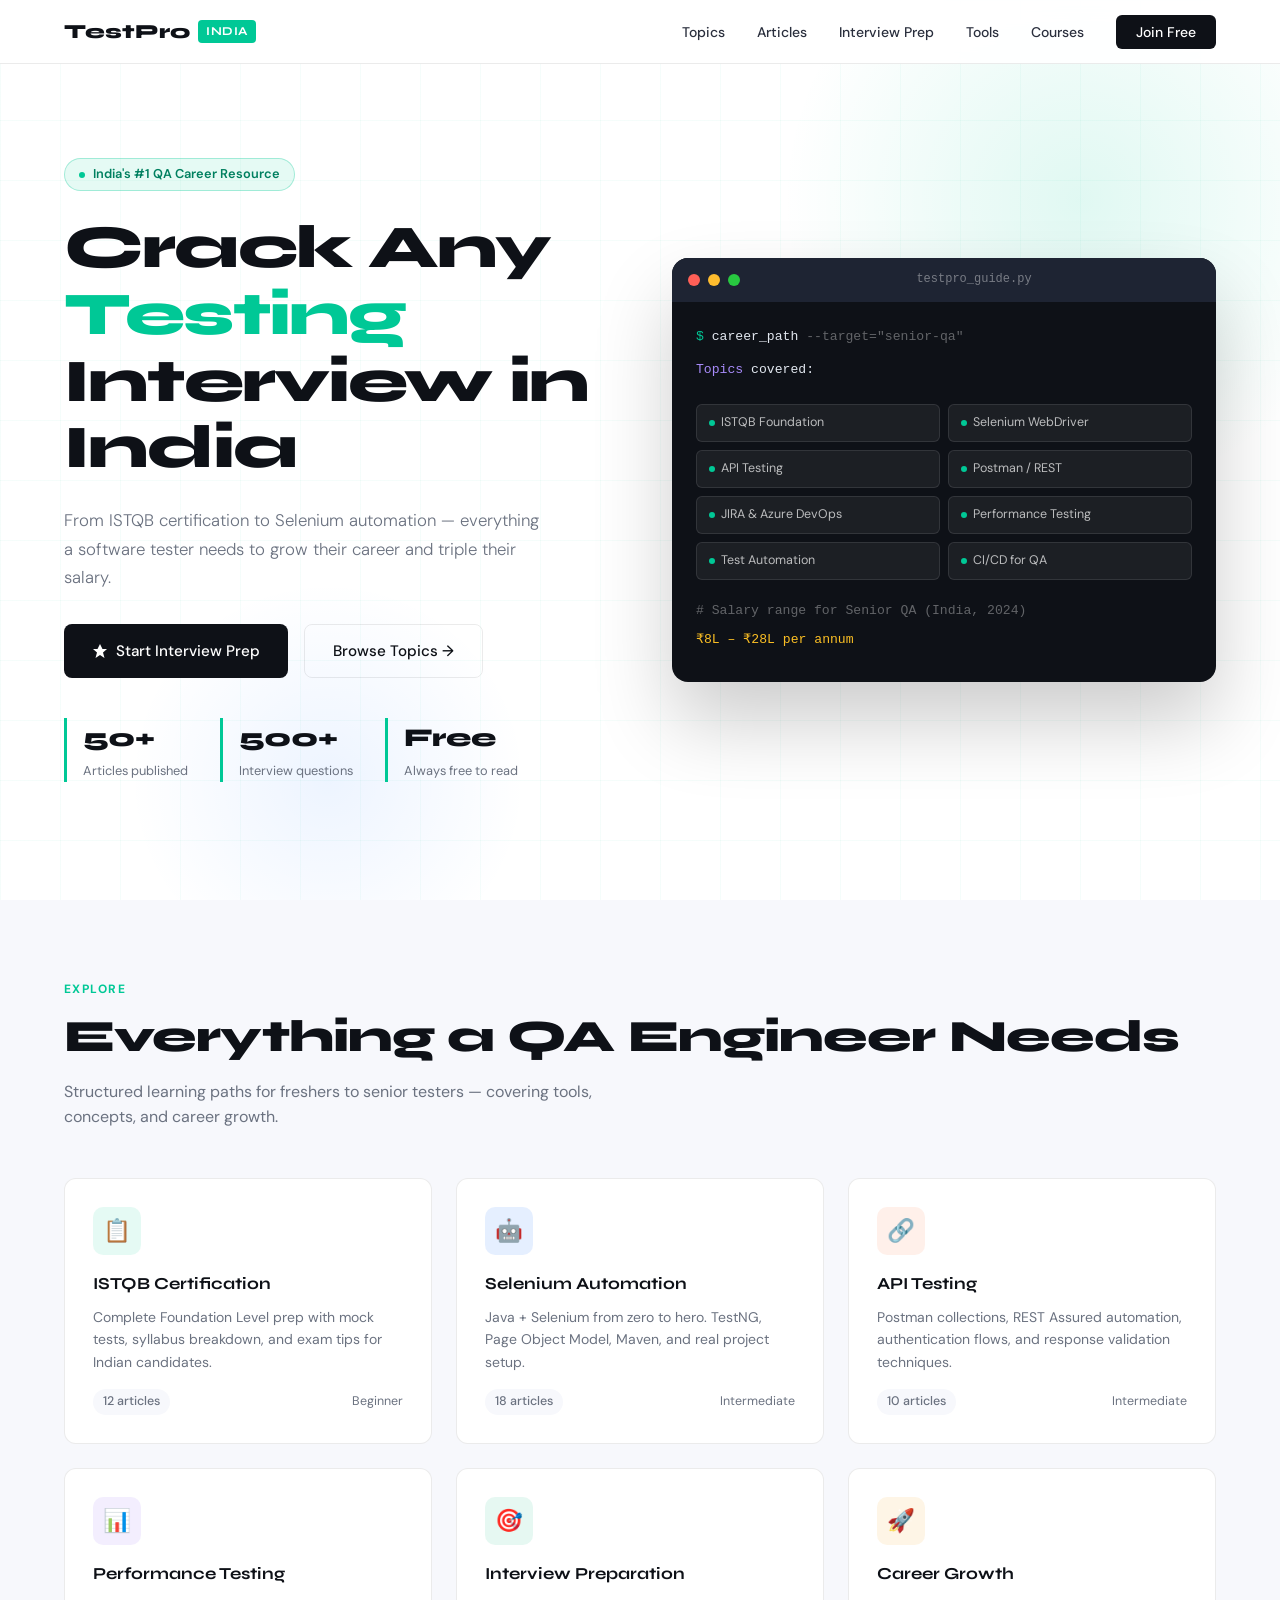
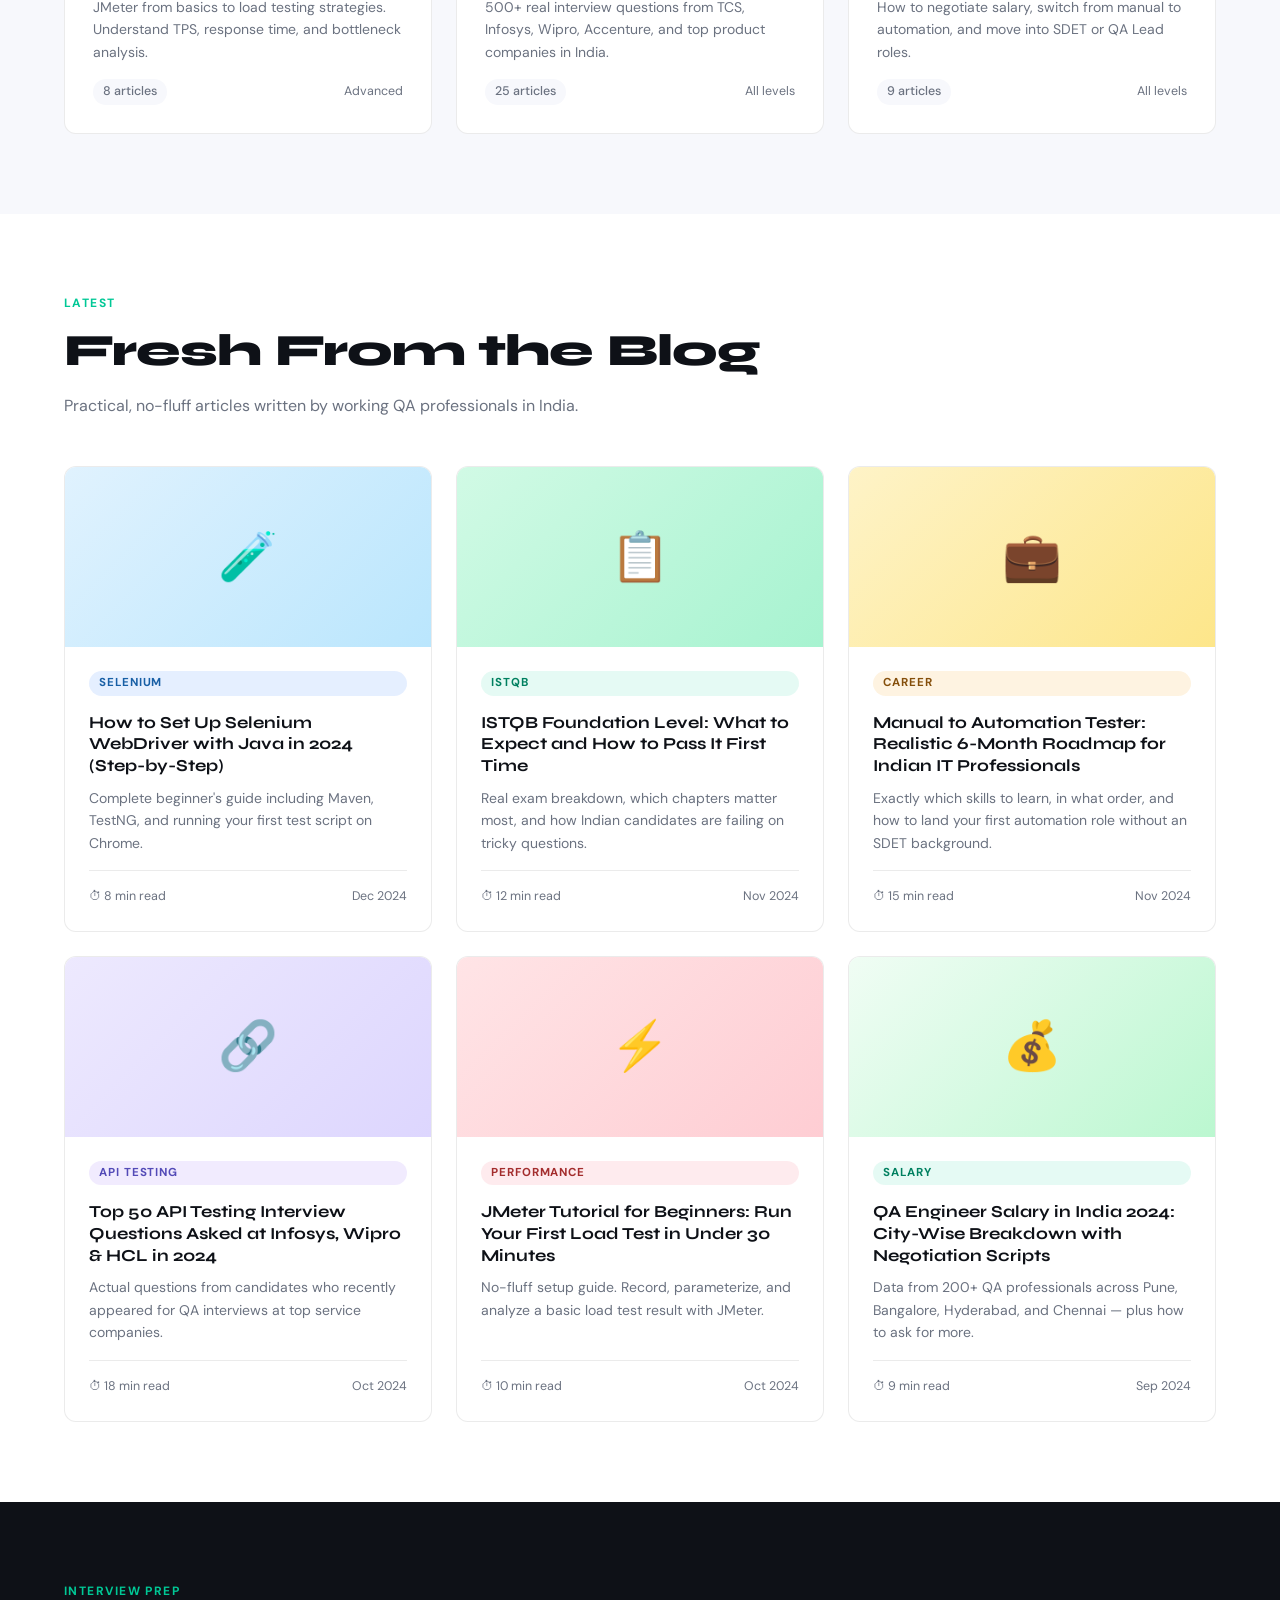
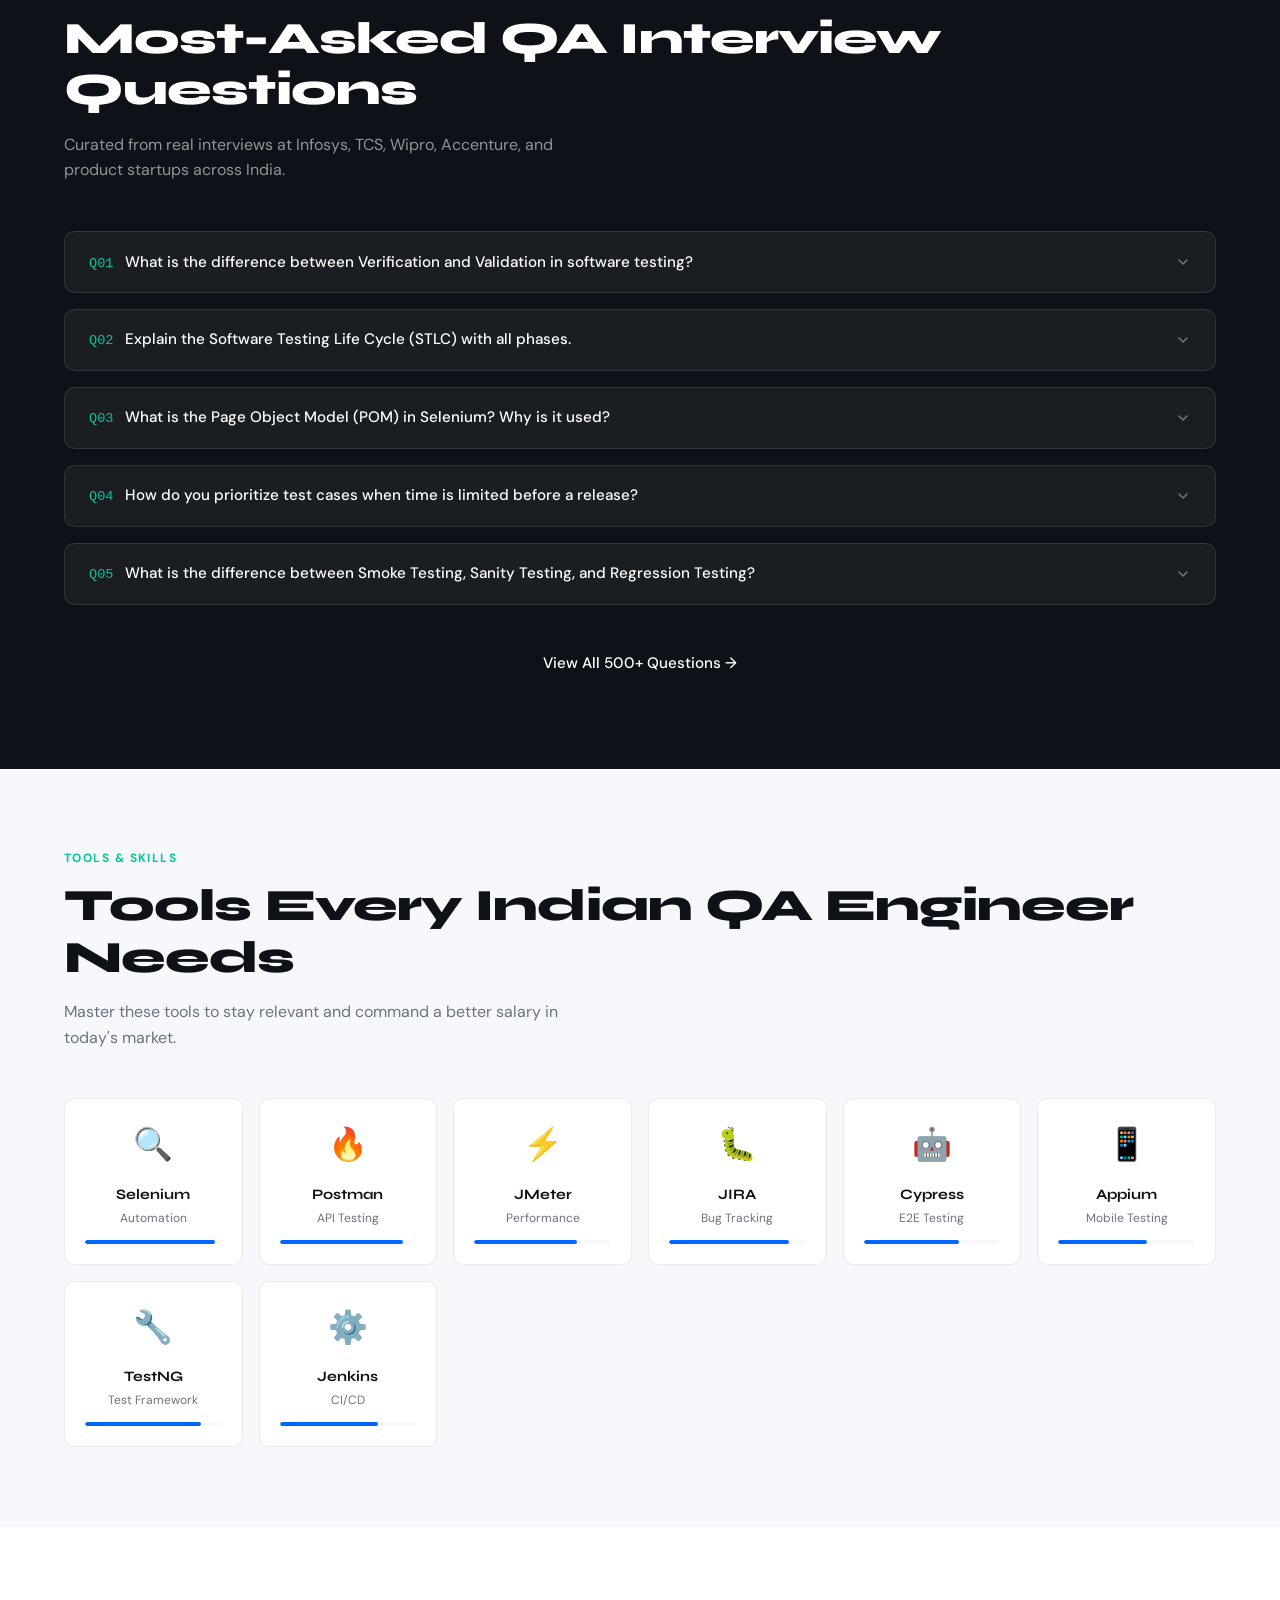
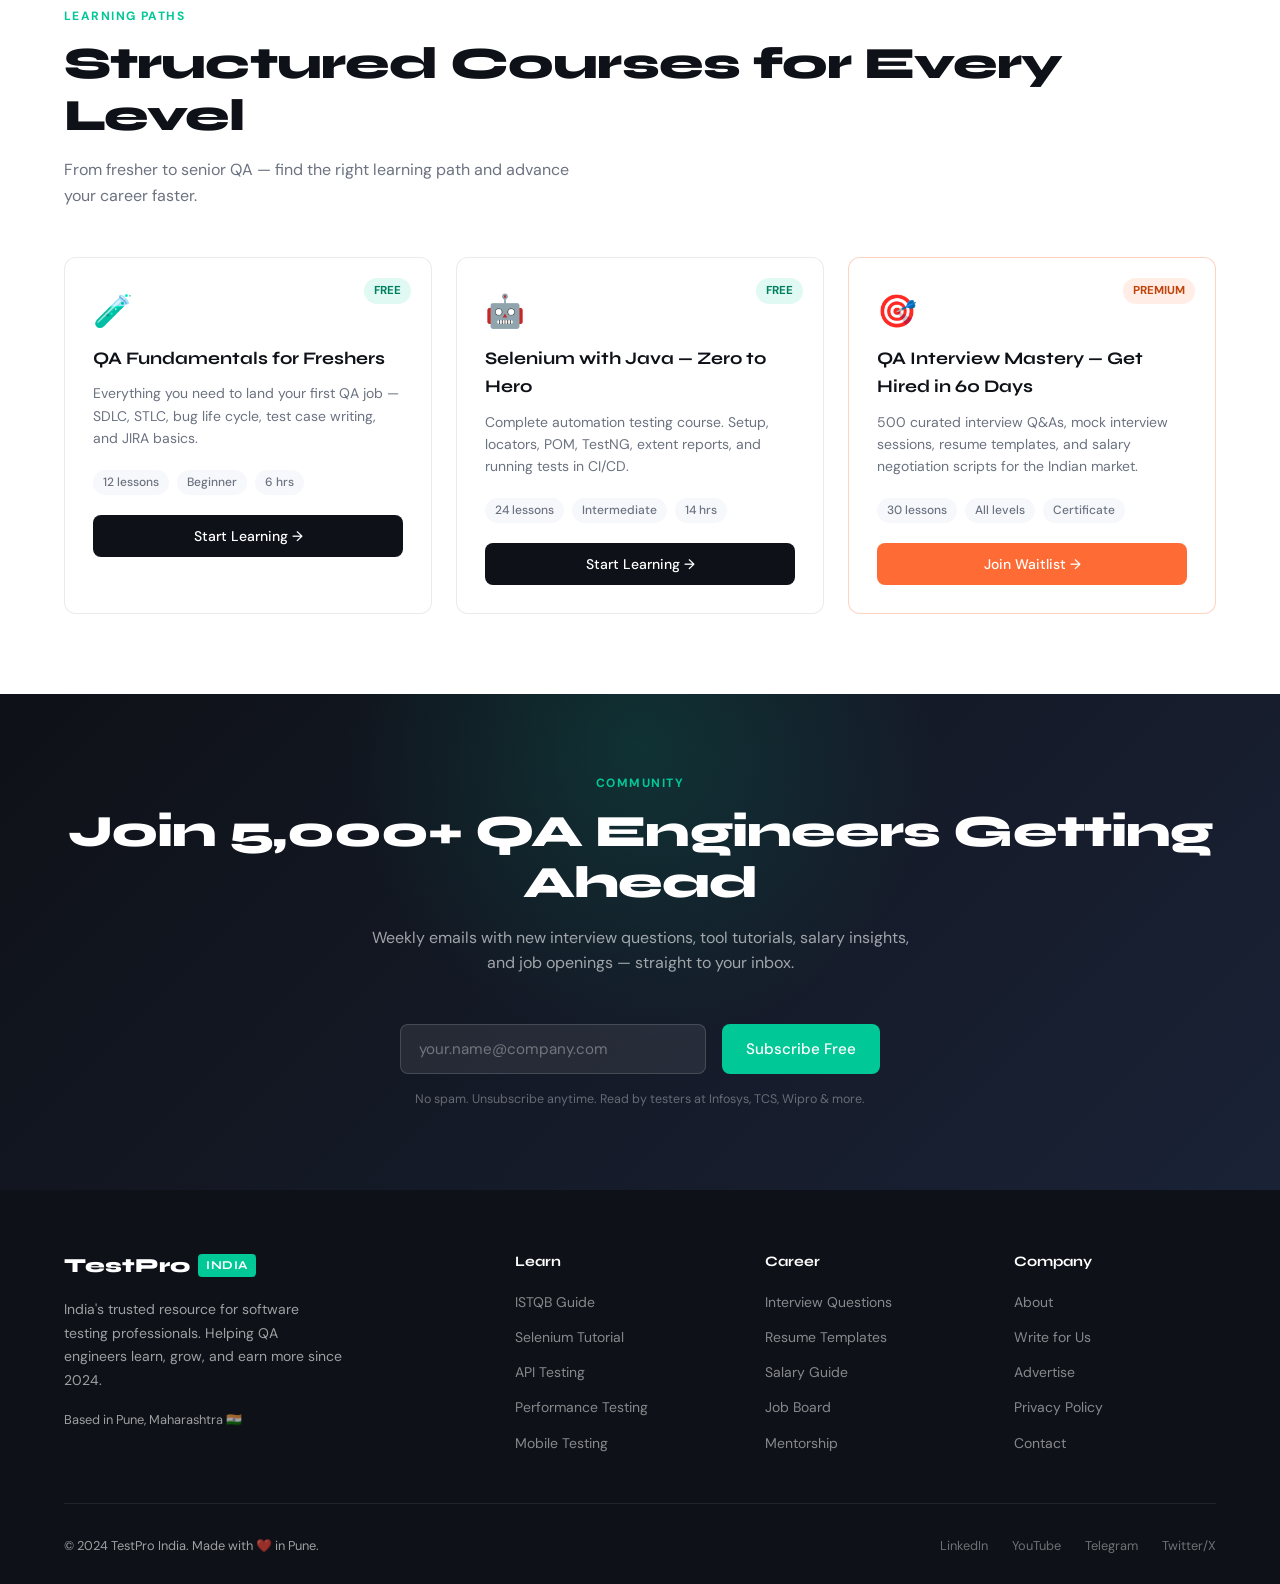
<file: testpro-production/testpro-final/index.html>
<!DOCTYPE html>
<html lang="en">
<head>
<meta charset="UTF-8">
<meta name="viewport" content="width=device-width, initial-scale=1.0">
<title>TestPro India — Software Testing & QA Careers</title>
<meta name="description" content="India's #1 resource for QA engineers. ISTQB prep, Selenium tutorials, interview questions, and career guidance for software testers.">
<link rel="preconnect" href="https://fonts.googleapis.com">
<link href="https://fonts.googleapis.com/css2?family=Syne:wght@400;600;700;800&family=DM+Sans:ital,wght@0,300;0,400;0,500;1,300&display=swap" rel="stylesheet">
<style>
  :root {
    --ink: #0e1117;
    --ink2: #2a2f3d;
    --muted: #6b7280;
    --accent: #00c896;
    --accent2: #0066ff;
    --warn: #ff6b35;
    --surface: #f7f8fc;
    --card: #ffffff;
    --border: rgba(0,0,0,0.08);
    --font-display: 'Syne', sans-serif;
    --font-body: 'DM Sans', sans-serif;
  }

  *, *::before, *::after { box-sizing: border-box; margin: 0; padding: 0; }

  html { scroll-behavior: smooth; }

  body {
    font-family: var(--font-body);
    color: var(--ink);
    background: #fff;
    overflow-x: hidden;
    line-height: 1.6;
  }

  /* ─── NAV ─── */
  nav {
    position: fixed; top: 0; left: 0; right: 0; z-index: 100;
    display: flex; align-items: center; justify-content: space-between;
    padding: 0 5vw;
    height: 64px;
    background: rgba(255,255,255,0.92);
    backdrop-filter: blur(12px);
    border-bottom: 1px solid var(--border);
    transition: box-shadow .3s;
  }
  nav.scrolled { box-shadow: 0 2px 20px rgba(0,0,0,0.08); }
  .nav-logo {
    font-family: var(--font-display);
    font-size: 1.25rem;
    font-weight: 800;
    color: var(--ink);
    text-decoration: none;
    display: flex; align-items: center; gap: 8px;
  }
  .nav-logo span {
    background: var(--accent);
    color: #fff;
    padding: 2px 8px;
    border-radius: 4px;
    font-size: .75rem;
    font-weight: 700;
    letter-spacing: .05em;
  }
  .nav-links {
    display: flex; align-items: center; gap: 2rem;
    list-style: none;
  }
  .nav-links a {
    font-size: .875rem;
    font-weight: 500;
    color: var(--ink2);
    text-decoration: none;
    transition: color .2s;
  }
  .nav-links a:hover { color: var(--accent); }
  .nav-cta {
    background: var(--ink);
    color: #fff !important;
    padding: 8px 20px;
    border-radius: 6px;
    font-weight: 500 !important;
    transition: background .2s, transform .15s !important;
  }
  .nav-cta:hover { background: var(--accent) !important; color: #fff !important; transform: translateY(-1px); }
  .hamburger { display: none; flex-direction: column; gap: 5px; cursor: pointer; padding: 4px; }
  .hamburger span { display: block; width: 24px; height: 2px; background: var(--ink); border-radius: 2px; transition: .3s; }

  /* ─── HERO ─── */
  .hero {
    min-height: 100vh;
    display: flex; align-items: center;
    padding: 100px 5vw 60px;
    position: relative;
    overflow: hidden;
    background: #fff;
  }
  .hero-bg {
    position: absolute; inset: 0; pointer-events: none; z-index: 0;
  }
  .hero-grid {
    position: absolute; inset: 0;
    background-image:
      linear-gradient(rgba(0,200,150,.04) 1px, transparent 1px),
      linear-gradient(90deg, rgba(0,200,150,.04) 1px, transparent 1px);
    background-size: 60px 60px;
  }
  .hero-blob {
    position: absolute; top: -100px; right: -100px;
    width: 600px; height: 600px;
    background: radial-gradient(circle, rgba(0,200,150,.12) 0%, transparent 70%);
    border-radius: 50%;
    animation: pulse 6s ease-in-out infinite;
  }
  .hero-blob2 {
    position: absolute; bottom: -80px; left: 10%;
    width: 400px; height: 400px;
    background: radial-gradient(circle, rgba(0,102,255,.07) 0%, transparent 70%);
    border-radius: 50%;
    animation: pulse 8s ease-in-out infinite 2s;
  }
  @keyframes pulse { 0%,100%{transform:scale(1)} 50%{transform:scale(1.1)} }

  .hero-inner {
    position: relative; z-index: 1;
    max-width: 1200px; margin: 0 auto; width: 100%;
    display: grid; grid-template-columns: 1fr 1fr; gap: 4rem; align-items: center;
  }
  .hero-badge {
    display: inline-flex; align-items: center; gap: 8px;
    background: rgba(0,200,150,.1);
    border: 1px solid rgba(0,200,150,.3);
    color: #008060;
    font-size: .8rem; font-weight: 600;
    padding: 5px 14px; border-radius: 100px;
    margin-bottom: 1.5rem;
    animation: fadeUp .6s ease both;
  }
  .hero-badge::before { content: ''; width: 6px; height: 6px; background: var(--accent); border-radius: 50%; animation: blink 2s infinite; }
  @keyframes blink { 0%,100%{opacity:1} 50%{opacity:.3} }

  h1 {
    font-family: var(--font-display);
    font-size: clamp(2.4rem, 5vw, 3.8rem);
    font-weight: 800;
    line-height: 1.1;
    letter-spacing: -.03em;
    margin-bottom: 1.5rem;
    animation: fadeUp .6s ease .1s both;
  }
  h1 em { font-style: normal; color: var(--accent); }
  .hero-sub {
    font-size: 1.05rem; color: var(--muted); font-weight: 300;
    max-width: 480px; margin-bottom: 2rem; line-height: 1.7;
    animation: fadeUp .6s ease .2s both;
  }
  .hero-actions {
    display: flex; gap: 1rem; flex-wrap: wrap;
    animation: fadeUp .6s ease .3s both;
  }
  .btn-primary {
    background: var(--ink); color: #fff;
    padding: 14px 28px; border-radius: 8px;
    font-weight: 500; font-size: .95rem;
    text-decoration: none; display: inline-flex; align-items: center; gap: 8px;
    transition: background .2s, transform .15s, box-shadow .2s;
  }
  .btn-primary:hover { background: var(--accent); transform: translateY(-2px); box-shadow: 0 8px 24px rgba(0,200,150,.3); }
  .btn-secondary {
    border: 1.5px solid var(--border); color: var(--ink);
    padding: 14px 28px; border-radius: 8px;
    font-weight: 500; font-size: .95rem;
    text-decoration: none; display: inline-flex; align-items: center; gap: 8px;
    transition: border-color .2s, transform .15s;
  }
  .btn-secondary:hover { border-color: var(--ink); transform: translateY(-2px); }

  .hero-stats {
    display: flex; gap: 2rem; margin-top: 2.5rem;
    animation: fadeUp .6s ease .4s both;
  }
  .stat { border-left: 3px solid var(--accent); padding-left: 1rem; }
  .stat-num { font-family: var(--font-display); font-size: 1.6rem; font-weight: 800; }
  .stat-label { font-size: .8rem; color: var(--muted); margin-top: 2px; }

  /* Hero right — terminal card */
  .hero-card {
    background: var(--ink);
    border-radius: 16px;
    overflow: hidden;
    box-shadow: 0 40px 80px rgba(0,0,0,.2);
    animation: fadeUp .6s ease .2s both;
  }
  .card-topbar {
    background: #1e2433;
    padding: 12px 16px;
    display: flex; align-items: center; gap: 8px;
  }
  .dot { width: 12px; height: 12px; border-radius: 50%; }
  .dot-r { background: #ff5f57; }
  .dot-y { background: #febc2e; }
  .dot-g { background: #28c840; }
  .card-topbar-title { margin-left: auto; margin-right: auto; font-size: .75rem; color: rgba(255,255,255,.4); font-family: monospace; }
  .card-body { padding: 1.5rem; }
  .code-line { font-family: 'Courier New', monospace; font-size: .82rem; margin-bottom: .5rem; }
  .code-line .prompt { color: var(--accent); }
  .code-line .cmd { color: #e2e8f0; }
  .code-line .comment { color: rgba(255,255,255,.35); }
  .code-line .string { color: #fbbf24; }
  .code-line .kw { color: #a78bfa; }
  .card-topics {
    margin-top: 1.5rem;
    display: grid; grid-template-columns: 1fr 1fr; gap: 8px;
  }
  .topic-chip {
    background: rgba(255,255,255,.06);
    border: 1px solid rgba(255,255,255,.1);
    border-radius: 6px; padding: 8px 12px;
    font-size: .78rem; color: rgba(255,255,255,.7);
    display: flex; align-items: center; gap: 6px;
    transition: background .2s, border-color .2s;
    cursor: default;
  }
  .topic-chip:hover { background: rgba(0,200,150,.15); border-color: rgba(0,200,150,.4); color: #fff; }
  .topic-chip::before { content: ''; width: 6px; height: 6px; border-radius: 50%; background: var(--accent); flex-shrink: 0; }

  @keyframes fadeUp { from { opacity:0; transform: translateY(24px); } to { opacity:1; transform:none; } }

  /* ─── SECTION BASE ─── */
  section { padding: 80px 5vw; }
  .section-inner { max-width: 1200px; margin: 0 auto; }
  .section-tag {
    font-size: .75rem; font-weight: 700; letter-spacing: .12em; text-transform: uppercase;
    color: var(--accent); margin-bottom: .75rem;
  }
  h2 {
    font-family: var(--font-display);
    font-size: clamp(1.8rem, 3.5vw, 2.8rem);
    font-weight: 800; letter-spacing: -.02em;
    line-height: 1.15;
    margin-bottom: 1rem;
  }
  .section-sub { font-size: 1rem; color: var(--muted); max-width: 540px; margin-bottom: 3rem; }

  /* ─── TOPICS GRID ─── */
  .topics-section { background: var(--surface); }
  .topics-grid {
    display: grid;
    grid-template-columns: repeat(auto-fill, minmax(280px, 1fr));
    gap: 1.5rem;
  }
  .topic-card {
    background: var(--card);
    border: 1px solid var(--border);
    border-radius: 12px;
    padding: 1.75rem;
    transition: transform .2s, box-shadow .2s, border-color .2s;
    cursor: pointer;
    text-decoration: none;
    color: inherit;
    display: block;
  }
  .topic-card:hover { transform: translateY(-4px); box-shadow: 0 16px 40px rgba(0,0,0,.08); border-color: rgba(0,200,150,.4); }
  .topic-icon {
    width: 48px; height: 48px; border-radius: 10px;
    display: flex; align-items: center; justify-content: center;
    font-size: 1.4rem; margin-bottom: 1rem;
  }
  .topic-card h3 { font-family: var(--font-display); font-size: 1.05rem; font-weight: 700; margin-bottom: .5rem; }
  .topic-card p { font-size: .875rem; color: var(--muted); line-height: 1.6; }
  .topic-meta {
    margin-top: 1rem;
    display: flex; align-items: center; justify-content: space-between;
    font-size: .78rem; color: var(--muted);
  }
  .topic-count {
    background: var(--surface);
    padding: 3px 10px; border-radius: 100px;
    font-weight: 500;
  }

  /* ─── ARTICLES ─── */
  .articles-grid {
    display: grid;
    grid-template-columns: repeat(auto-fill, minmax(340px, 1fr));
    gap: 1.5rem;
  }
  .article-card {
    border: 1px solid var(--border);
    border-radius: 12px;
    overflow: hidden;
    transition: transform .2s, box-shadow .2s;
    cursor: pointer;
    text-decoration: none;
    color: inherit;
    display: flex; flex-direction: column;
    background: var(--card);
  }
  .article-card:hover { transform: translateY(-4px); box-shadow: 0 16px 40px rgba(0,0,0,.08); }
  .article-thumb {
    height: 180px;
    display: flex; align-items: center; justify-content: center;
    font-size: 3rem;
    position: relative; overflow: hidden;
  }
  .article-body { padding: 1.5rem; flex: 1; display: flex; flex-direction: column; }
  .article-tag {
    font-size: .72rem; font-weight: 700; letter-spacing: .08em; text-transform: uppercase;
    padding: 3px 10px; border-radius: 100px; display: inline-block; margin-bottom: 1rem;
  }
  .article-card h3 { font-family: var(--font-display); font-size: 1.05rem; font-weight: 700; margin-bottom: .6rem; line-height: 1.3; }
  .article-card p { font-size: .875rem; color: var(--muted); flex: 1; }
  .article-footer {
    margin-top: 1rem; padding-top: 1rem;
    border-top: 1px solid var(--border);
    display: flex; align-items: center; justify-content: space-between;
    font-size: .78rem; color: var(--muted);
  }
  .read-time { display: flex; align-items: center; gap: 4px; }

  /* ─── INTERVIEW PREP ─── */
  .prep-section { background: var(--ink); color: #fff; }
  .prep-section h2 { color: #fff; }
  .prep-section .section-sub { color: rgba(255,255,255,.55); }
  .prep-section .section-tag { color: var(--accent); }
  .qa-list { display: flex; flex-direction: column; gap: 1rem; }
  .qa-item {
    background: rgba(255,255,255,.05);
    border: 1px solid rgba(255,255,255,.1);
    border-radius: 10px;
    overflow: hidden;
    transition: border-color .2s;
  }
  .qa-item:hover { border-color: rgba(0,200,150,.5); }
  .qa-question {
    padding: 1.1rem 1.5rem;
    display: flex; align-items: center; justify-content: space-between;
    cursor: pointer;
    font-weight: 500; font-size: .95rem;
    user-select: none;
    gap: 1rem;
  }
  .qa-question span:first-child { color: var(--accent); font-family: monospace; font-size: .85rem; margin-right: .75rem; flex-shrink: 0; }
  .qa-chevron { flex-shrink: 0; transition: transform .3s; color: rgba(255,255,255,.4); }
  .qa-item.open .qa-chevron { transform: rotate(180deg); }
  .qa-answer {
    max-height: 0; overflow: hidden;
    transition: max-height .35s ease, padding .35s ease;
    padding: 0 1.5rem;
    font-size: .9rem; color: rgba(255,255,255,.65); line-height: 1.7;
  }
  .qa-item.open .qa-answer { max-height: 300px; padding: 0 1.5rem 1.25rem; }

  /* ─── TOOLS ─── */
  .tools-section { background: var(--surface); }
  .tools-grid {
    display: grid;
    grid-template-columns: repeat(auto-fill, minmax(160px, 1fr));
    gap: 1rem;
  }
  .tool-card {
    background: var(--card);
    border: 1px solid var(--border);
    border-radius: 10px;
    padding: 1.25rem;
    text-align: center;
    transition: transform .2s, box-shadow .2s, border-color .2s;
    cursor: pointer;
  }
  .tool-card:hover { transform: translateY(-3px); box-shadow: 0 8px 24px rgba(0,0,0,.08); border-color: rgba(0,102,255,.3); }
  .tool-icon { font-size: 2rem; margin-bottom: .75rem; }
  .tool-name { font-family: var(--font-display); font-size: .9rem; font-weight: 700; }
  .tool-type { font-size: .75rem; color: var(--muted); margin-top: 3px; }
  .tool-level {
    margin-top: .75rem;
    height: 4px; border-radius: 2px; background: var(--surface); overflow: hidden;
  }
  .tool-level-fill { height: 100%; border-radius: 2px; background: var(--accent2); }

  /* ─── NEWSLETTER ─── */
  .newsletter-section {
    background: linear-gradient(135deg, #0e1117 0%, #1a2236 100%);
    color: #fff; text-align: center; position: relative; overflow: hidden;
  }
  .newsletter-section::before {
    content: '';
    position: absolute; top: -50%; left: 50%; transform: translateX(-50%);
    width: 600px; height: 600px;
    background: radial-gradient(circle, rgba(0,200,150,.15) 0%, transparent 70%);
    pointer-events: none;
  }
  .newsletter-section h2 { color: #fff; position: relative; }
  .newsletter-section .section-sub { color: rgba(255,255,255,.6); margin-left: auto; margin-right: auto; text-align: center; position: relative; }
  .email-form {
    display: flex; gap: 1rem; max-width: 480px; margin: 0 auto;
    position: relative;
  }
  .email-form input {
    flex: 1; padding: 14px 18px;
    border: 1.5px solid rgba(255,255,255,.15);
    border-radius: 8px; font-family: var(--font-body); font-size: .95rem;
    background: rgba(255,255,255,.08); color: #fff;
    outline: none; transition: border-color .2s;
  }
  .email-form input::placeholder { color: rgba(255,255,255,.35); }
  .email-form input:focus { border-color: var(--accent); }
  .email-form button {
    background: var(--accent); color: #fff;
    border: none; padding: 14px 24px; border-radius: 8px;
    font-family: var(--font-body); font-size: .95rem; font-weight: 500;
    cursor: pointer; white-space: nowrap;
    transition: background .2s, transform .15s;
  }
  .email-form button:hover { background: #00a878; transform: translateY(-1px); }
  .form-note { font-size: .78rem; color: rgba(255,255,255,.35); margin-top: 1rem; position: relative; }

  /* ─── COURSES ─── */
  .courses-grid {
    display: grid; grid-template-columns: repeat(auto-fill, minmax(300px, 1fr)); gap: 1.5rem;
  }
  .course-card {
    border: 1px solid var(--border); border-radius: 12px; padding: 1.75rem;
    background: var(--card); position: relative; overflow: hidden;
    transition: transform .2s, box-shadow .2s;
  }
  .course-card:hover { transform: translateY(-4px); box-shadow: 0 16px 40px rgba(0,0,0,.08); }
  .course-badge {
    position: absolute; top: 1.25rem; right: 1.25rem;
    font-size: .72rem; font-weight: 700; padding: 4px 10px; border-radius: 100px;
  }
  .badge-free { background: rgba(0,200,150,.12); color: #008060; }
  .badge-paid { background: rgba(255,107,53,.12); color: #c0440a; }
  .course-card h3 { font-family: var(--font-display); font-size: 1.1rem; font-weight: 700; margin-bottom: .6rem; margin-top: .5rem; }
  .course-card p { font-size: .875rem; color: var(--muted); margin-bottom: 1.25rem; }
  .course-meta { display: flex; flex-wrap: wrap; gap: .5rem; margin-bottom: 1.25rem; }
  .meta-pill {
    font-size: .75rem; background: var(--surface); padding: 3px 10px;
    border-radius: 100px; color: var(--muted); font-weight: 500;
  }
  .course-btn {
    display: block; text-align: center;
    background: var(--ink); color: #fff;
    padding: 10px; border-radius: 8px;
    font-size: .875rem; font-weight: 500;
    text-decoration: none; transition: background .2s;
  }
  .course-btn:hover { background: var(--accent); }

  /* ─── FOOTER ─── */
  footer {
    background: var(--ink); color: rgba(255,255,255,.6);
    padding: 60px 5vw 30px;
  }
  .footer-inner { max-width: 1200px; margin: 0 auto; }
  .footer-top {
    display: grid; grid-template-columns: 2fr 1fr 1fr 1fr; gap: 3rem;
    padding-bottom: 3rem; border-bottom: 1px solid rgba(255,255,255,.08);
  }
  .footer-brand .nav-logo { color: #fff; margin-bottom: 1rem; display: flex; }
  .footer-brand p { font-size: .875rem; line-height: 1.7; max-width: 280px; }
  .footer-col h4 { color: #fff; font-family: var(--font-display); font-weight: 700; font-size: .9rem; margin-bottom: 1rem; }
  .footer-col ul { list-style: none; display: flex; flex-direction: column; gap: .6rem; }
  .footer-col a { color: rgba(255,255,255,.5); text-decoration: none; font-size: .875rem; transition: color .2s; }
  .footer-col a:hover { color: var(--accent); }
  .footer-bottom {
    display: flex; align-items: center; justify-content: space-between;
    padding-top: 2rem; font-size: .8rem;
    flex-wrap: wrap; gap: 1rem;
  }
  .footer-bottom a { color: rgba(255,255,255,.4); text-decoration: none; }
  .footer-bottom a:hover { color: var(--accent); }

  /* ─── MOBILE NAV ─── */
  .mobile-menu {
    position: fixed; top: 64px; left: 0; right: 0;
    background: #fff; border-bottom: 1px solid var(--border);
    padding: 1.5rem 5vw; z-index: 99;
    display: none; flex-direction: column; gap: 1rem;
    box-shadow: 0 8px 24px rgba(0,0,0,.08);
  }
  .mobile-menu.open { display: flex; }
  .mobile-menu a { font-size: 1rem; font-weight: 500; color: var(--ink); text-decoration: none; padding: .5rem 0; border-bottom: 1px solid var(--border); }
  .mobile-menu a:last-child { border: none; color: var(--accent); }

  /* ─── SCROLL REVEAL ─── */
  .reveal { opacity: 0; transform: translateY(30px); transition: opacity .6s ease, transform .6s ease; }
  .reveal.visible { opacity: 1; transform: none; }

  /* ─── RESPONSIVE ─── */
  @media (max-width: 768px) {
    .nav-links { display: none; }
    .hamburger { display: flex; }
    .hero-inner { grid-template-columns: 1fr; }
    .hero-card { display: none; }
    .footer-top { grid-template-columns: 1fr 1fr; }
    .email-form { flex-direction: column; }
    .hero-stats { gap: 1.5rem; }
  }
  @media (max-width: 480px) {
    .footer-top { grid-template-columns: 1fr; }
    .topics-grid { grid-template-columns: 1fr; }
  }
</style>
</head>
<body>

<!-- NAV -->
<nav id="navbar">
  <a href="#" class="nav-logo">TestPro <span>INDIA</span></a>
  <ul class="nav-links">
    <li><a href="#topics">Topics</a></li>
    <li><a href="#articles">Articles</a></li>
    <li><a href="#interview">Interview Prep</a></li>
    <li><a href="#tools">Tools</a></li>
    <li><a href="#courses">Courses</a></li>
    <li><a href="#newsletter" class="nav-cta">Join Free</a></li>
  </ul>
  <div class="hamburger" id="hamburger" aria-label="Menu">
    <span></span><span></span><span></span>
  </div>
</nav>

<div class="mobile-menu" id="mobileMenu">
  <a href="#topics" onclick="closeMobile()">Topics</a>
  <a href="#articles" onclick="closeMobile()">Articles</a>
  <a href="#interview" onclick="closeMobile()">Interview Prep</a>
  <a href="#tools" onclick="closeMobile()">Tools</a>
  <a href="#courses" onclick="closeMobile()">Courses</a>
  <a href="#newsletter" onclick="closeMobile()">Join Free Newsletter</a>
</div>

<!-- HERO -->
<section class="hero" id="home">
  <div class="hero-bg">
    <div class="hero-grid"></div>
    <div class="hero-blob"></div>
    <div class="hero-blob2"></div>
  </div>
  <div class="hero-inner">
    <div>
      <div class="hero-badge">India's #1 QA Career Resource</div>
      <h1>Crack Any <em>Testing</em> Interview in India</h1>
      <p class="hero-sub">From ISTQB certification to Selenium automation — everything a software tester needs to grow their career and triple their salary.</p>
      <div class="hero-actions">
        <a href="#interview" class="btn-primary">
          <svg width="16" height="16" viewBox="0 0 16 16" fill="none"><path d="M8 1L10.5 6H15L11 9.5L12.5 15L8 12L3.5 15L5 9.5L1 6H5.5L8 1Z" fill="currentColor"/></svg>
          Start Interview Prep
        </a>
        <a href="#topics" class="btn-secondary">
          Browse Topics →
        </a>
      </div>
      <div class="hero-stats">
        <div class="stat">
          <div class="stat-num">50+</div>
          <div class="stat-label">Articles published</div>
        </div>
        <div class="stat">
          <div class="stat-num">500+</div>
          <div class="stat-label">Interview questions</div>
        </div>
        <div class="stat">
          <div class="stat-num">Free</div>
          <div class="stat-label">Always free to read</div>
        </div>
      </div>
    </div>

    <div class="hero-card">
      <div class="card-topbar">
        <div class="dot dot-r"></div>
        <div class="dot dot-y"></div>
        <div class="dot dot-g"></div>
        <div class="card-topbar-title">testpro_guide.py</div>
      </div>
      <div class="card-body">
        <div class="code-line"><span class="prompt">$</span> <span class="cmd"> career_path</span> <span class="comment">--target="senior-qa"</span></div>
        <div class="code-line" style="margin-top:.75rem"><span class="kw">Topics</span> <span class="cmd">covered:</span></div>
        <div class="card-topics">
          <div class="topic-chip">ISTQB Foundation</div>
          <div class="topic-chip">Selenium WebDriver</div>
          <div class="topic-chip">API Testing</div>
          <div class="topic-chip">Postman / REST</div>
          <div class="topic-chip">JIRA & Azure DevOps</div>
          <div class="topic-chip">Performance Testing</div>
          <div class="topic-chip">Test Automation</div>
          <div class="topic-chip">CI/CD for QA</div>
        </div>
        <div class="code-line" style="margin-top:1.25rem"><span class="comment"># Salary range for Senior QA (India, 2024)</span></div>
        <div class="code-line"><span class="string">₹8L – ₹28L per annum</span></div>
      </div>
    </div>
  </div>
</section>

<!-- TOPICS -->
<section class="topics-section" id="topics">
  <div class="section-inner">
    <div class="reveal">
      <div class="section-tag">Explore</div>
      <h2>Everything a QA Engineer Needs</h2>
      <p class="section-sub">Structured learning paths for freshers to senior testers — covering tools, concepts, and career growth.</p>
    </div>
    <div class="topics-grid">

      <a href="#" class="topic-card reveal">
        <div class="topic-icon" style="background:rgba(0,200,150,.1);">📋</div>
        <h3>ISTQB Certification</h3>
        <p>Complete Foundation Level prep with mock tests, syllabus breakdown, and exam tips for Indian candidates.</p>
        <div class="topic-meta">
          <span class="topic-count">12 articles</span>
          <span>Beginner</span>
        </div>
      </a>

      <a href="#" class="topic-card reveal">
        <div class="topic-icon" style="background:rgba(0,102,255,.1);">🤖</div>
        <h3>Selenium Automation</h3>
        <p>Java + Selenium from zero to hero. TestNG, Page Object Model, Maven, and real project setup.</p>
        <div class="topic-meta">
          <span class="topic-count">18 articles</span>
          <span>Intermediate</span>
        </div>
      </a>

      <a href="#" class="topic-card reveal">
        <div class="topic-icon" style="background:rgba(255,107,53,.1);">🔗</div>
        <h3>API Testing</h3>
        <p>Postman collections, REST Assured automation, authentication flows, and response validation techniques.</p>
        <div class="topic-meta">
          <span class="topic-count">10 articles</span>
          <span>Intermediate</span>
        </div>
      </a>

      <a href="#" class="topic-card reveal">
        <div class="topic-icon" style="background:rgba(139,92,246,.1);">📊</div>
        <h3>Performance Testing</h3>
        <p>JMeter from basics to load testing strategies. Understand TPS, response time, and bottleneck analysis.</p>
        <div class="topic-meta">
          <span class="topic-count">8 articles</span>
          <span>Advanced</span>
        </div>
      </a>

      <a href="#" class="topic-card reveal">
        <div class="topic-icon" style="background:rgba(16,185,129,.1);">🎯</div>
        <h3>Interview Preparation</h3>
        <p>500+ real interview questions from TCS, Infosys, Wipro, Accenture, and top product companies in India.</p>
        <div class="topic-meta">
          <span class="topic-count">25 articles</span>
          <span>All levels</span>
        </div>
      </a>

      <a href="#" class="topic-card reveal">
        <div class="topic-icon" style="background:rgba(245,158,11,.1);">🚀</div>
        <h3>Career Growth</h3>
        <p>How to negotiate salary, switch from manual to automation, and move into SDET or QA Lead roles.</p>
        <div class="topic-meta">
          <span class="topic-count">9 articles</span>
          <span>All levels</span>
        </div>
      </a>

    </div>
  </div>
</section>

<!-- ARTICLES -->
<section id="articles">
  <div class="section-inner">
    <div class="reveal">
      <div class="section-tag">Latest</div>
      <h2>Fresh From the Blog</h2>
      <p class="section-sub">Practical, no-fluff articles written by working QA professionals in India.</p>
    </div>
    <div class="articles-grid">

      <a href="#" class="article-card reveal">
        <div class="article-thumb" style="background:linear-gradient(135deg,#e0f2fe,#bae6fd)">🧪</div>
        <div class="article-body">
          <span class="article-tag" style="background:rgba(0,102,255,.1);color:#185FA5">Selenium</span>
          <h3>How to Set Up Selenium WebDriver with Java in 2024 (Step-by-Step)</h3>
          <p>Complete beginner's guide including Maven, TestNG, and running your first test script on Chrome.</p>
          <div class="article-footer">
            <span class="read-time">⏱ 8 min read</span>
            <span>Dec 2024</span>
          </div>
        </div>
      </a>

      <a href="#" class="article-card reveal">
        <div class="article-thumb" style="background:linear-gradient(135deg,#d1fae5,#a7f3d0)">📋</div>
        <div class="article-body">
          <span class="article-tag" style="background:rgba(0,200,150,.1);color:#008060">ISTQB</span>
          <h3>ISTQB Foundation Level: What to Expect and How to Pass It First Time</h3>
          <p>Real exam breakdown, which chapters matter most, and how Indian candidates are failing on tricky questions.</p>
          <div class="article-footer">
            <span class="read-time">⏱ 12 min read</span>
            <span>Nov 2024</span>
          </div>
        </div>
      </a>

      <a href="#" class="article-card reveal">
        <div class="article-thumb" style="background:linear-gradient(135deg,#fef3c7,#fde68a)">💼</div>
        <div class="article-body">
          <span class="article-tag" style="background:rgba(245,158,11,.12);color:#854F0B">Career</span>
          <h3>Manual to Automation Tester: Realistic 6-Month Roadmap for Indian IT Professionals</h3>
          <p>Exactly which skills to learn, in what order, and how to land your first automation role without an SDET background.</p>
          <div class="article-footer">
            <span class="read-time">⏱ 15 min read</span>
            <span>Nov 2024</span>
          </div>
        </div>
      </a>

      <a href="#" class="article-card reveal">
        <div class="article-thumb" style="background:linear-gradient(135deg,#ede9fe,#ddd6fe)">🔗</div>
        <div class="article-body">
          <span class="article-tag" style="background:rgba(139,92,246,.12);color:#534AB7">API Testing</span>
          <h3>Top 50 API Testing Interview Questions Asked at Infosys, Wipro & HCL in 2024</h3>
          <p>Actual questions from candidates who recently appeared for QA interviews at top service companies.</p>
          <div class="article-footer">
            <span class="read-time">⏱ 18 min read</span>
            <span>Oct 2024</span>
          </div>
        </div>
      </a>

      <a href="#" class="article-card reveal">
        <div class="article-thumb" style="background:linear-gradient(135deg,#ffe4e6,#fecdd3)">⚡</div>
        <div class="article-body">
          <span class="article-tag" style="background:rgba(244,63,94,.1);color:#A32D2D">Performance</span>
          <h3>JMeter Tutorial for Beginners: Run Your First Load Test in Under 30 Minutes</h3>
          <p>No-fluff setup guide. Record, parameterize, and analyze a basic load test result with JMeter.</p>
          <div class="article-footer">
            <span class="read-time">⏱ 10 min read</span>
            <span>Oct 2024</span>
          </div>
        </div>
      </a>

      <a href="#" class="article-card reveal">
        <div class="article-thumb" style="background:linear-gradient(135deg,#f0fdf4,#bbf7d0)">💰</div>
        <div class="article-body">
          <span class="article-tag" style="background:rgba(0,200,150,.1);color:#008060">Salary</span>
          <h3>QA Engineer Salary in India 2024: City-Wise Breakdown with Negotiation Scripts</h3>
          <p>Data from 200+ QA professionals across Pune, Bangalore, Hyderabad, and Chennai — plus how to ask for more.</p>
          <div class="article-footer">
            <span class="read-time">⏱ 9 min read</span>
            <span>Sep 2024</span>
          </div>
        </div>
      </a>

    </div>
  </div>
</section>

<!-- INTERVIEW PREP -->
<section class="prep-section" id="interview">
  <div class="section-inner">
    <div class="reveal">
      <div class="section-tag">Interview Prep</div>
      <h2>Most-Asked QA Interview Questions</h2>
      <p class="section-sub">Curated from real interviews at Infosys, TCS, Wipro, Accenture, and product startups across India.</p>
    </div>
    <div class="qa-list reveal">

      <div class="qa-item">
        <div class="qa-question" onclick="toggleQA(this)">
          <div><span>Q01</span>What is the difference between Verification and Validation in software testing?</div>
          <svg class="qa-chevron" width="16" height="16" viewBox="0 0 16 16" fill="none"><path d="M4 6L8 10L12 6" stroke="currentColor" stroke-width="1.5" stroke-linecap="round"/></svg>
        </div>
        <div class="qa-answer">
          <strong style="color:#fff">Verification</strong> checks whether we are building the product right — it's a static process involving reviews, walkthroughs, and inspections done without executing code. <strong style="color:#fff">Validation</strong> checks whether we are building the right product — it's a dynamic process where the actual software is executed and tested against requirements. Tip: remember "Verification = process, Validation = product" to recall easily in interviews.
        </div>
      </div>

      <div class="qa-item">
        <div class="qa-question" onclick="toggleQA(this)">
          <div><span>Q02</span>Explain the Software Testing Life Cycle (STLC) with all phases.</div>
          <svg class="qa-chevron" width="16" height="16" viewBox="0 0 16 16" fill="none"><path d="M4 6L8 10L12 6" stroke="currentColor" stroke-width="1.5" stroke-linecap="round"/></svg>
        </div>
        <div class="qa-answer">
          STLC has 6 phases: (1) <strong style="color:#fff">Requirement Analysis</strong> — understand what to test; (2) <strong style="color:#fff">Test Planning</strong> — create test plan, estimate effort, assign roles; (3) <strong style="color:#fff">Test Case Design</strong> — write test cases and prepare test data; (4) <strong style="color:#fff">Test Environment Setup</strong> — prepare servers, browsers, devices; (5) <strong style="color:#fff">Test Execution</strong> — run tests, log defects; (6) <strong style="color:#fff">Test Closure</strong> — prepare metrics report, lessons learned. Entry and exit criteria are defined for each phase.
        </div>
      </div>

      <div class="qa-item">
        <div class="qa-question" onclick="toggleQA(this)">
          <div><span>Q03</span>What is the Page Object Model (POM) in Selenium? Why is it used?</div>
          <svg class="qa-chevron" width="16" height="16" viewBox="0 0 16 16" fill="none"><path d="M4 6L8 10L12 6" stroke="currentColor" stroke-width="1.5" stroke-linecap="round"/></svg>
        </div>
        <div class="qa-answer">
          POM is a design pattern in Selenium where each web page has a corresponding Java class. The class holds the web elements (locators) and methods (actions) for that page. Benefits: (1) Reduces code duplication — locators defined once; (2) Easy maintenance — if a locator changes, update only one file; (3) Improves readability — test scripts are cleaner and business-focused. In interviews, always mention you've used POM with PageFactory for cleaner initialization.
        </div>
      </div>

      <div class="qa-item">
        <div class="qa-question" onclick="toggleQA(this)">
          <div><span>Q04</span>How do you prioritize test cases when time is limited before a release?</div>
          <svg class="qa-chevron" width="16" height="16" viewBox="0 0 16 16" fill="none"><path d="M4 6L8 10L12 6" stroke="currentColor" stroke-width="1.5" stroke-linecap="round"/></svg>
        </div>
        <div class="qa-answer">
          I follow a risk-based approach: (1) Identify business-critical flows (login, payment, core feature); (2) Test areas that changed in this release (regression risk is highest here); (3) Prioritize tests that previously found high-severity bugs; (4) Cover smoke tests to ensure app stability before detailed testing. I also communicate with the product manager about which features are customer-facing for the upcoming release. This shows you think beyond just "running tests."
        </div>
      </div>

      <div class="qa-item">
        <div class="qa-question" onclick="toggleQA(this)">
          <div><span>Q05</span>What is the difference between Smoke Testing, Sanity Testing, and Regression Testing?</div>
          <svg class="qa-chevron" width="16" height="16" viewBox="0 0 16 16" fill="none"><path d="M4 6L8 10L12 6" stroke="currentColor" stroke-width="1.5" stroke-linecap="round"/></svg>
        </div>
        <div class="qa-answer">
          <strong style="color:#fff">Smoke Testing</strong>: Shallow, wide — done after a new build to verify basic functionality works (will the app launch? can the user log in?). <strong style="color:#fff">Sanity Testing</strong>: Narrow, deep — done after a bug fix to verify that specific fix works without breaking nearby features. It's a subset of regression. <strong style="color:#fff">Regression Testing</strong>: Full re-run of existing test cases after any change to ensure nothing is broken. Smoke is done first; if it fails, the build is rejected without further testing.
        </div>
      </div>

    </div>
    <div style="text-align:center;margin-top:2rem" class="reveal">
      <a href="#" class="btn-primary" style="display:inline-flex">View All 500+ Questions →</a>
    </div>
  </div>
</section>

<!-- TOOLS -->
<section class="tools-section" id="tools">
  <div class="section-inner">
    <div class="reveal">
      <div class="section-tag">Tools & Skills</div>
      <h2>Tools Every Indian QA Engineer Needs</h2>
      <p class="section-sub">Master these tools to stay relevant and command a better salary in today's market.</p>
    </div>
    <div class="tools-grid">
      <div class="tool-card reveal">
        <div class="tool-icon">🔍</div>
        <div class="tool-name">Selenium</div>
        <div class="tool-type">Automation</div>
        <div class="tool-level"><div class="tool-level-fill" style="width:95%"></div></div>
      </div>
      <div class="tool-card reveal">
        <div class="tool-icon">🔥</div>
        <div class="tool-name">Postman</div>
        <div class="tool-type">API Testing</div>
        <div class="tool-level"><div class="tool-level-fill" style="width:90%"></div></div>
      </div>
      <div class="tool-card reveal">
        <div class="tool-icon">⚡</div>
        <div class="tool-name">JMeter</div>
        <div class="tool-type">Performance</div>
        <div class="tool-level"><div class="tool-level-fill" style="width:75%"></div></div>
      </div>
      <div class="tool-card reveal">
        <div class="tool-icon">🐛</div>
        <div class="tool-name">JIRA</div>
        <div class="tool-type">Bug Tracking</div>
        <div class="tool-level"><div class="tool-level-fill" style="width:88%"></div></div>
      </div>
      <div class="tool-card reveal">
        <div class="tool-icon">🤖</div>
        <div class="tool-name">Cypress</div>
        <div class="tool-type">E2E Testing</div>
        <div class="tool-level"><div class="tool-level-fill" style="width:70%"></div></div>
      </div>
      <div class="tool-card reveal">
        <div class="tool-icon">📱</div>
        <div class="tool-name">Appium</div>
        <div class="tool-type">Mobile Testing</div>
        <div class="tool-level"><div class="tool-level-fill" style="width:65%"></div></div>
      </div>
      <div class="tool-card reveal">
        <div class="tool-icon">🔧</div>
        <div class="tool-name">TestNG</div>
        <div class="tool-type">Test Framework</div>
        <div class="tool-level"><div class="tool-level-fill" style="width:85%"></div></div>
      </div>
      <div class="tool-card reveal">
        <div class="tool-icon">⚙️</div>
        <div class="tool-name">Jenkins</div>
        <div class="tool-type">CI/CD</div>
        <div class="tool-level"><div class="tool-level-fill" style="width:72%"></div></div>
      </div>
      <div class="tool-card reveal">
        <div class="tool-icon">🗄️</div>
        <div class="tool-name">SQL</div>
        <div class="tool-type">Database Testing</div>
        <div class="tool-level"><div class="tool-level-fill" style="width:82%"></div></div>
      </div>
      <div class="tool-card reveal">
        <div class="tool-icon">🐙</div>
        <div class="tool-name">Git</div>
        <div class="tool-type">Version Control</div>
        <div class="tool-level"><div class="tool-level-fill" style="width:80%"></div></div>
      </div>
    </div>
  </div>
</section>

<!-- COURSES -->
<section id="courses">
  <div class="section-inner">
    <div class="reveal">
      <div class="section-tag">Learning Paths</div>
      <h2>Structured Courses for Every Level</h2>
      <p class="section-sub">From fresher to senior QA — find the right learning path and advance your career faster.</p>
    </div>
    <div class="courses-grid">

      <div class="course-card reveal">
        <div class="course-badge badge-free">FREE</div>
        <div style="font-size:2rem">🧪</div>
        <h3>QA Fundamentals for Freshers</h3>
        <p>Everything you need to land your first QA job — SDLC, STLC, bug life cycle, test case writing, and JIRA basics.</p>
        <div class="course-meta">
          <span class="meta-pill">12 lessons</span>
          <span class="meta-pill">Beginner</span>
          <span class="meta-pill">6 hrs</span>
        </div>
        <a href="#" class="course-btn">Start Learning →</a>
      </div>

      <div class="course-card reveal">
        <div class="course-badge badge-free">FREE</div>
        <div style="font-size:2rem">🤖</div>
        <h3>Selenium with Java — Zero to Hero</h3>
        <p>Complete automation testing course. Setup, locators, POM, TestNG, extent reports, and running tests in CI/CD.</p>
        <div class="course-meta">
          <span class="meta-pill">24 lessons</span>
          <span class="meta-pill">Intermediate</span>
          <span class="meta-pill">14 hrs</span>
        </div>
        <a href="#" class="course-btn">Start Learning →</a>
      </div>

      <div class="course-card reveal" style="border-color:rgba(255,107,53,.3)">
        <div class="course-badge badge-paid">PREMIUM</div>
        <div style="font-size:2rem">🎯</div>
        <h3>QA Interview Mastery — Get Hired in 60 Days</h3>
        <p>500 curated interview Q&As, mock interview sessions, resume templates, and salary negotiation scripts for the Indian market.</p>
        <div class="course-meta">
          <span class="meta-pill">30 lessons</span>
          <span class="meta-pill">All levels</span>
          <span class="meta-pill">Certificate</span>
        </div>
        <a href="#newsletter" class="course-btn" style="background:var(--warn)">Join Waitlist →</a>
      </div>

    </div>
  </div>
</section>

<!-- NEWSLETTER -->
<section class="newsletter-section" id="newsletter">
  <div class="section-inner" style="text-align:center">
    <div class="reveal">
      <div class="section-tag">Community</div>
      <h2>Join 5,000+ QA Engineers Getting Ahead</h2>
      <p class="section-sub" style="margin-left:auto;margin-right:auto">Weekly emails with new interview questions, tool tutorials, salary insights, and job openings — straight to your inbox.</p>
      <div class="email-form">
        <input type="email" placeholder="your.name@company.com" id="emailInput">
        <button onclick="handleSubscribe()">Subscribe Free</button>
      </div>
      <p class="form-note">No spam. Unsubscribe anytime. Read by testers at Infosys, TCS, Wipro &amp; more.</p>
    </div>
  </div>
</section>

<!-- FOOTER -->
<footer>
  <div class="footer-inner">
    <div class="footer-top">
      <div class="footer-brand">
        <a href="#" class="nav-logo" style="margin-bottom:1rem;display:inline-flex;color:#fff">TestPro <span>INDIA</span></a>
        <p>India's trusted resource for software testing professionals. Helping QA engineers learn, grow, and earn more since 2024.</p>
        <p style="margin-top:1rem;font-size:.8rem">Based in Pune, Maharashtra 🇮🇳</p>
      </div>
      <div class="footer-col">
        <h4>Learn</h4>
        <ul>
          <li><a href="#">ISTQB Guide</a></li>
          <li><a href="#">Selenium Tutorial</a></li>
          <li><a href="#">API Testing</a></li>
          <li><a href="#">Performance Testing</a></li>
          <li><a href="#">Mobile Testing</a></li>
        </ul>
      </div>
      <div class="footer-col">
        <h4>Career</h4>
        <ul>
          <li><a href="#">Interview Questions</a></li>
          <li><a href="#">Resume Templates</a></li>
          <li><a href="#">Salary Guide</a></li>
          <li><a href="#">Job Board</a></li>
          <li><a href="#">Mentorship</a></li>
        </ul>
      </div>
      <div class="footer-col">
        <h4>Company</h4>
        <ul>
          <li><a href="#">About</a></li>
          <li><a href="#">Write for Us</a></li>
          <li><a href="#">Advertise</a></li>
          <li><a href="#">Privacy Policy</a></li>
          <li><a href="#">Contact</a></li>
        </ul>
      </div>
    </div>
    <div class="footer-bottom">
      <span>© 2024 TestPro India. Made with ❤️ in Pune.</span>
      <div style="display:flex;gap:1.5rem">
        <a href="#">LinkedIn</a>
        <a href="#">YouTube</a>
        <a href="#">Telegram</a>
        <a href="#">Twitter/X</a>
      </div>
    </div>
  </div>
</footer>

<script>
  // Nav scroll effect
  const navbar = document.getElementById('navbar');
  window.addEventListener('scroll', () => {
    navbar.classList.toggle('scrolled', window.scrollY > 20);
  });

  // Mobile menu
  const hamburger = document.getElementById('hamburger');
  const mobileMenu = document.getElementById('mobileMenu');
  hamburger.addEventListener('click', () => {
    mobileMenu.classList.toggle('open');
  });
  function closeMobile() { mobileMenu.classList.remove('open'); }

  // Accordion Q&A
  function toggleQA(btn) {
    const item = btn.closest('.qa-item');
    const isOpen = item.classList.contains('open');
    document.querySelectorAll('.qa-item').forEach(i => i.classList.remove('open'));
    if (!isOpen) item.classList.add('open');
  }

  // Scroll reveal
  const reveals = document.querySelectorAll('.reveal');
  const observer = new IntersectionObserver((entries) => {
    entries.forEach((e, i) => {
      if (e.isIntersecting) {
        // Stagger siblings
        const siblings = [...e.target.parentElement.querySelectorAll('.reveal')];
        const idx = siblings.indexOf(e.target);
        setTimeout(() => e.target.classList.add('visible'), idx * 80);
        observer.unobserve(e.target);
      }
    });
  }, { threshold: 0.1, rootMargin: '0px 0px -40px 0px' });
  reveals.forEach(r => observer.observe(r));

  // Newsletter
  function handleSubscribe() {
    const input = document.getElementById('emailInput');
    const email = input.value.trim();
    if (!email || !email.includes('@')) {
      input.style.borderColor = '#ef4444';
      setTimeout(() => input.style.borderColor = '', 2000);
      return;
    }
    const btn = document.querySelector('.email-form button');
    btn.textContent = 'You\'re in! 🎉';
    btn.style.background = '#008060';
    input.value = '';
    input.disabled = true;
    btn.disabled = true;
  }

  // Smooth nav link active state
  const sections = document.querySelectorAll('section[id]');
  const navLinks = document.querySelectorAll('.nav-links a');
  window.addEventListener('scroll', () => {
    let current = '';
    sections.forEach(s => {
      if (window.scrollY >= s.offsetTop - 80) current = s.id;
    });
    navLinks.forEach(a => {
      a.style.color = a.getAttribute('href') === '#' + current ? 'var(--accent)' : '';
    });
  });
</script>
</body>
</html>
</file>
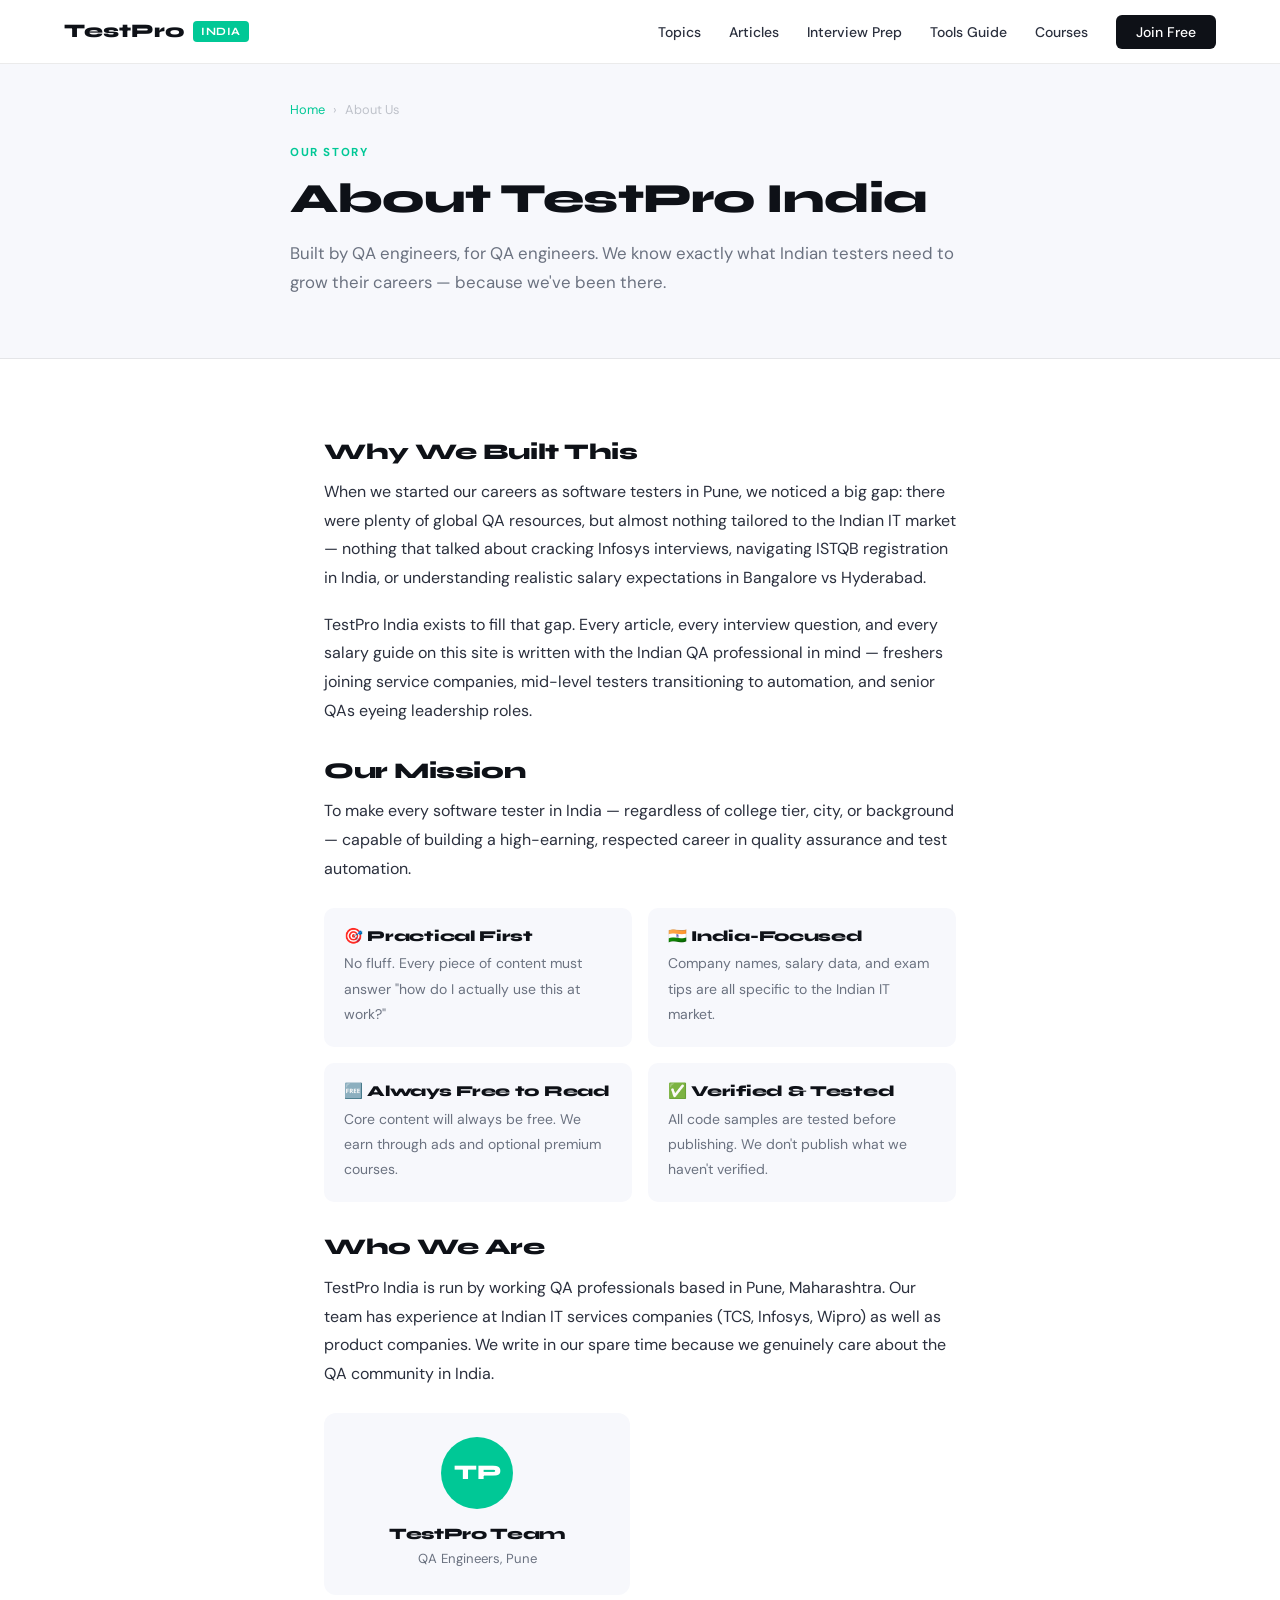
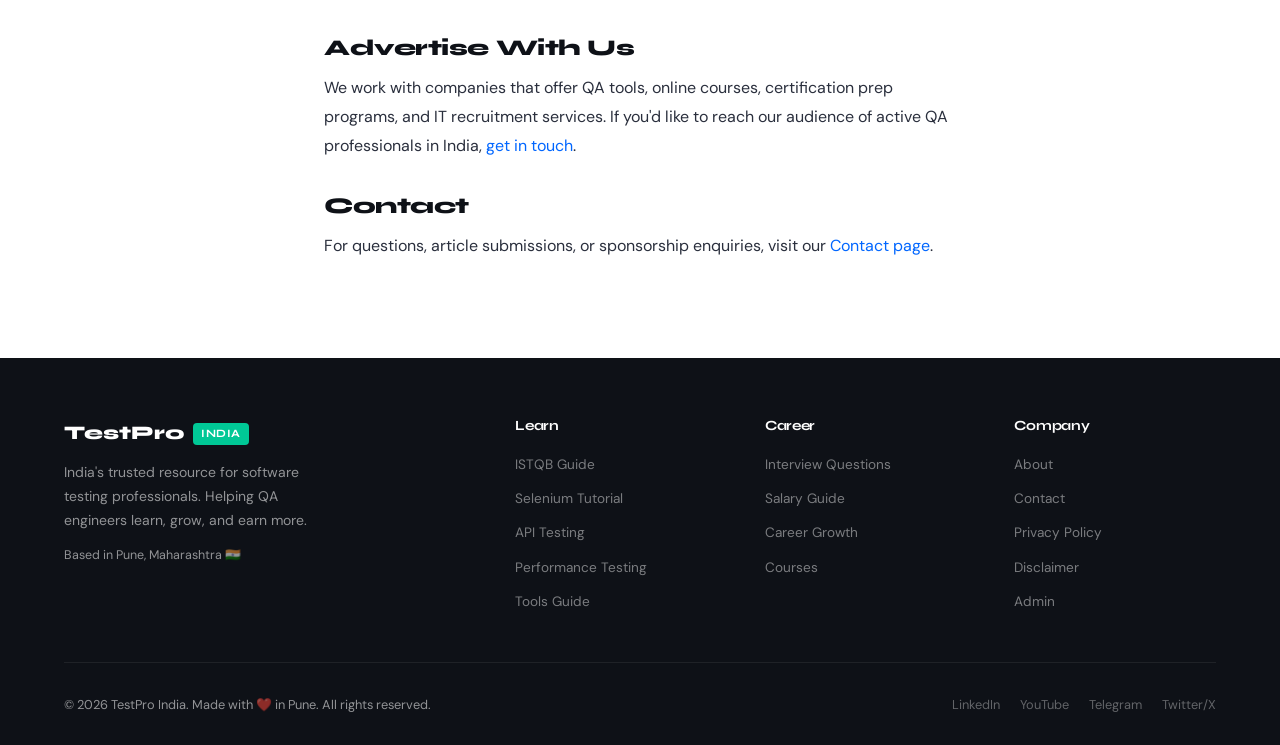
<file: testpro-production/testpro-final/about.html>
<!DOCTYPE html>
<html lang="en">
<head>
<meta charset="UTF-8"><meta name="viewport" content="width=device-width, initial-scale=1.0">
<title>About Us — TestPro India | QA Careers Resource</title>
<meta name="description" content="Learn about TestPro India — India's trusted resource for software testing professionals. Our mission, team, and story.">
<link rel="stylesheet" href="shared.css">
<style>
  .page-hero { padding: 100px 5vw 60px; background: var(--surface); border-bottom: 1px solid var(--border); }
  .page-hero-inner { max-width: 700px; margin: 0 auto; }
  .page-body { max-width: 760px; margin: 0 auto; padding: 3rem 5vw 5rem; }
  .page-body h2 { font-size: 1.4rem; margin: 2rem 0 .85rem; }
  .page-body p { font-size: 1rem; line-height: 1.8; margin-bottom: 1.1rem; color: var(--ink2); }
  .page-body ul { padding-left: 1.5rem; margin-bottom: 1.25rem; }
  .page-body li { font-size: 1rem; line-height: 1.8; margin-bottom: .4rem; color: var(--ink2); }
  .team-grid { display: grid; grid-template-columns: repeat(auto-fill, minmax(200px, 1fr)); gap: 1.25rem; margin: 1.5rem 0 2.5rem; }
  .team-card { background: var(--surface); border-radius: 12px; padding: 1.5rem; text-align: center; }
  .team-avatar { width: 72px; height: 72px; border-radius: 50%; margin: 0 auto 1rem; display: flex; align-items: center; justify-content: center; font-family: var(--font-display); font-weight: 800; font-size: 1.3rem; color: #fff; }
  .team-card h4 { font-size: 1rem; margin-bottom: .25rem; }
  .team-card p { font-size: .82rem; color: var(--muted); margin: 0; }
  .values-grid { display: grid; grid-template-columns: 1fr 1fr; gap: 1rem; margin: 1.5rem 0; }
  .value-card { background: var(--surface); border-radius: 10px; padding: 1.25rem; }
  .value-card h4 { font-size: .95rem; margin-bottom: .4rem; }
  .value-card p { font-size: .875rem; color: var(--muted); margin: 0; }
  @media(max-width:560px){ .values-grid{grid-template-columns:1fr} }
</style>
</head>
<body>
<div id="nav-placeholder"></div>

<div class="page-hero">
  <div class="page-hero-inner">
    <div class="breadcrumb"><a href="index.html">Home</a><span>›</span><span>About Us</span></div>
    <div class="section-tag">Our Story</div>
    <h1 style="font-size:clamp(1.8rem,4vw,2.6rem)">About TestPro India</h1>
    <p class="lead" style="margin-top:1rem">Built by QA engineers, for QA engineers. We know exactly what Indian testers need to grow their careers — because we've been there.</p>
  </div>
</div>

<div class="page-body">
  <h2>Why We Built This</h2>
  <p>When we started our careers as software testers in Pune, we noticed a big gap: there were plenty of global QA resources, but almost nothing tailored to the Indian IT market — nothing that talked about cracking Infosys interviews, navigating ISTQB registration in India, or understanding realistic salary expectations in Bangalore vs Hyderabad.</p>
  <p>TestPro India exists to fill that gap. Every article, every interview question, and every salary guide on this site is written with the Indian QA professional in mind — freshers joining service companies, mid-level testers transitioning to automation, and senior QAs eyeing leadership roles.</p>

  <h2>Our Mission</h2>
  <p>To make every software tester in India — regardless of college tier, city, or background — capable of building a high-earning, respected career in quality assurance and test automation.</p>

  <div class="values-grid">
    <div class="value-card"><h4>🎯 Practical First</h4><p>No fluff. Every piece of content must answer "how do I actually use this at work?"</p></div>
    <div class="value-card"><h4>🇮🇳 India-Focused</h4><p>Company names, salary data, and exam tips are all specific to the Indian IT market.</p></div>
    <div class="value-card"><h4>🆓 Always Free to Read</h4><p>Core content will always be free. We earn through ads and optional premium courses.</p></div>
    <div class="value-card"><h4>✅ Verified & Tested</h4><p>All code samples are tested before publishing. We don't publish what we haven't verified.</p></div>
  </div>

  <h2>Who We Are</h2>
  <p>TestPro India is run by working QA professionals based in Pune, Maharashtra. Our team has experience at Indian IT services companies (TCS, Infosys, Wipro) as well as product companies. We write in our spare time because we genuinely care about the QA community in India.</p>

  <div class="team-grid">
    <div class="team-card">
      <div class="team-avatar" style="background:var(--accent)">TP</div>
      <h4>TestPro Team</h4>
      <p>QA Engineers, Pune</p>
    </div>
  </div>

  <h2>Advertise With Us</h2>
  <p>We work with companies that offer QA tools, online courses, certification prep programs, and IT recruitment services. If you'd like to reach our audience of active QA professionals in India, <a href="contact.html" style="color:var(--accent2)">get in touch</a>.</p>

  <h2>Contact</h2>
  <p>For questions, article submissions, or sponsorship enquiries, visit our <a href="contact.html" style="color:var(--accent2)">Contact page</a>.</p>
</div>

<div id="footer-placeholder"></div>
<script src="shared.js"></script>
</body>
</html>
</file>
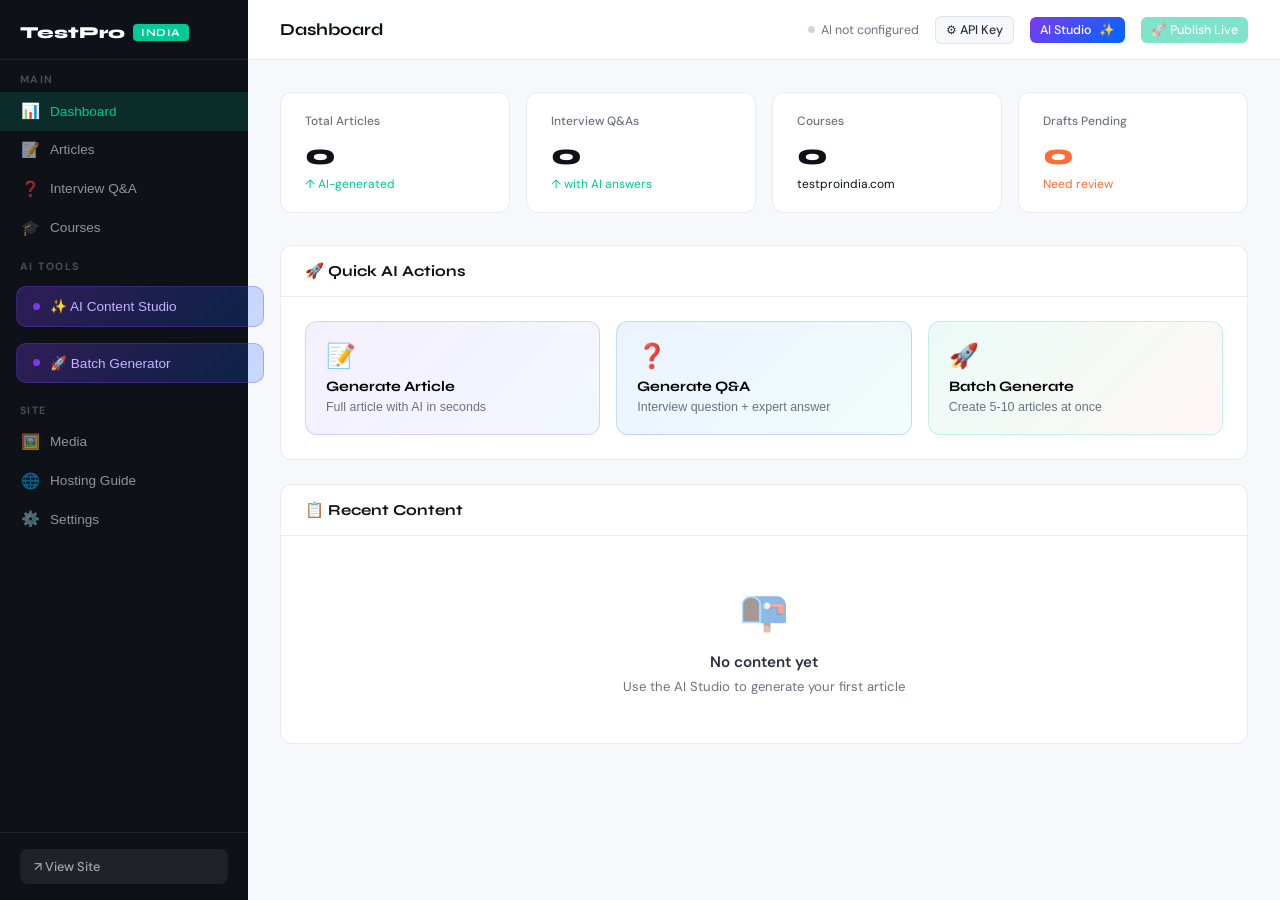
<file: testpro-production/testpro-final/admin.html>
<!DOCTYPE html>
<html lang="en">
<head>
<meta charset="UTF-8">
<meta name="viewport" content="width=device-width, initial-scale=1.0">
<title>TestPro India — AI Command Center</title>
<link href="https://fonts.googleapis.com/css2?family=Syne:wght@400;600;700;800&family=DM+Sans:ital,wght@0,300;0,400;0,500;1,300&display=swap" rel="stylesheet">
<style>
  :root {
    --ink: #0e1117; --ink2: #2a2f3d; --muted: #6b7280;
    --accent: #00c896; --accent2: #0066ff; --warn: #ff6b35; --danger: #ef4444;
    --surface: #f7f8fc; --card: #ffffff; --border: rgba(0,0,0,0.08);
    --sidebar: #0e1117; --sidebar-w: 248px;
    --font-display: 'Syne', sans-serif; --font-body: 'DM Sans', sans-serif;
    --ai-purple: #7c3aed; --ai-pink: #ec4899;
    --ai-grad: linear-gradient(135deg, #7c3aed, #0066ff, #00c896);
  }
  *, *::before, *::after { box-sizing: border-box; margin: 0; padding: 0; }
  html { scroll-behavior: smooth; }
  body { font-family: var(--font-body); background: var(--surface); color: var(--ink); display: flex; min-height: 100vh; overflow-x: hidden; }

  /* ── SIDEBAR ── */
  .sidebar {
    width: var(--sidebar-w); background: var(--sidebar); color: #fff;
    display: flex; flex-direction: column;
    position: fixed; top: 0; left: 0; bottom: 0; z-index: 50;
    transition: transform .3s;
  }
  .sidebar-logo {
    padding: 1.4rem 1.25rem 1rem;
    font-family: var(--font-display); font-size: 1.05rem; font-weight: 800;
    border-bottom: 1px solid rgba(255,255,255,.08);
    display: flex; align-items: center; gap: 8px;
  }
  .sidebar-logo .badge { background: var(--accent); color: #fff; padding: 2px 8px; border-radius: 4px; font-size:.68rem; font-weight:700; letter-spacing:.05em; }
  .sidebar-label { font-size: .66rem; font-weight: 700; letter-spacing: .14em; text-transform: uppercase; color: rgba(255,255,255,.25); padding: .8rem 1.25rem .35rem; }
  .nav-item {
    display: flex; align-items: center; gap: 10px;
    padding: .65rem 1.25rem; font-size: .85rem; color: rgba(255,255,255,.55);
    cursor: pointer; transition: background .15s, color .15s;
    border: none; background: none; width: 100%; text-align: left; border-radius: 0;
  }
  .nav-item:hover { background: rgba(255,255,255,.06); color: #fff; }
  .nav-item.active { background: rgba(0,200,150,.15); color: var(--accent); }
  .nav-item .ico { width: 20px; text-align: center; font-size: .95rem; flex-shrink: 0; }
  .ai-nav {
    margin: .5rem 1rem; border-radius: 10px;
    background: linear-gradient(135deg, rgba(124,58,237,.3), rgba(0,102,255,.2));
    border: 1px solid rgba(124,58,237,.3);
    color: #c4b5fd !important;
    padding: .7rem 1rem !important;
  }
  .ai-nav.active, .ai-nav:hover { background: linear-gradient(135deg, rgba(124,58,237,.5), rgba(0,102,255,.35)) !important; color: #fff !important; }
  .ai-nav .ai-dot { width: 7px; height: 7px; background: var(--ai-purple); border-radius: 50%; animation: pulse-dot 2s infinite; flex-shrink: 0; }
  @keyframes pulse-dot { 0%,100%{opacity:1;transform:scale(1)} 50%{opacity:.5;transform:scale(1.4)} }
  .sidebar-bottom { margin-top: auto; padding: 1rem 1.25rem; border-top: 1px solid rgba(255,255,255,.08); }
  .view-site-btn {
    display: flex; align-items: center; gap: 8px;
    background: rgba(255,255,255,.07); color: rgba(255,255,255,.6);
    padding: 9px 14px; border-radius: 8px; font-size: .8rem; font-weight: 500;
    text-decoration: none; transition: background .2s;
  }
  .view-site-btn:hover { background: rgba(0,200,150,.2); color: var(--accent); }

  /* ── MAIN ── */
  .main { margin-left: var(--sidebar-w); flex: 1; display: flex; flex-direction: column; min-height: 100vh; }
  .topbar {
    background: var(--card); border-bottom: 1px solid var(--border);
    padding: 0 2rem; height: 60px;
    display: flex; align-items: center; justify-content: space-between;
    position: sticky; top: 0; z-index: 40;
  }
  .topbar-title { font-family: var(--font-display); font-weight: 700; font-size: 1.05rem; }
  .topbar-right { display: flex; align-items: center; gap: 1rem; }
  .api-status { display: flex; align-items: center; gap: 6px; font-size: .78rem; color: var(--muted); }
  .api-dot { width: 7px; height: 7px; border-radius: 50%; background: #d1d5db; }
  .api-dot.connected { background: var(--accent); animation: pulse-dot 2s infinite; }
  .content { padding: 2rem; flex: 1; }
  .panel { display: none; }
  .panel.active { display: block; }

  /* ── CARDS / STATS ── */
  .stats-grid { display: grid; grid-template-columns: repeat(auto-fill, minmax(200px, 1fr)); gap: 1rem; margin-bottom: 2rem; }
  .stat-card { background: var(--card); border: 1px solid var(--border); border-radius: 12px; padding: 1.25rem 1.5rem; }
  .stat-label { font-size: .75rem; color: var(--muted); font-weight: 500; margin-bottom: .5rem; }
  .stat-value { font-family: var(--font-display); font-size: 1.8rem; font-weight: 800; }
  .stat-change { font-size: .75rem; margin-top: .25rem; }
  .up { color: var(--accent); } .warn-text { color: var(--warn); }

  .card { background: var(--card); border: 1px solid var(--border); border-radius: 12px; overflow: hidden; margin-bottom: 1.5rem; }
  .card-header { padding: 1rem 1.5rem; border-bottom: 1px solid var(--border); display: flex; align-items: center; justify-content: space-between; }
  .card-header h3 { font-family: var(--font-display); font-size: .95rem; font-weight: 700; }
  table { width: 100%; border-collapse: collapse; }
  th { font-size: .7rem; font-weight: 700; text-transform: uppercase; letter-spacing: .06em; color: var(--muted); padding: .75rem 1.5rem; text-align: left; background: var(--surface); border-bottom: 1px solid var(--border); }
  td { padding: .9rem 1.5rem; font-size: .875rem; border-bottom: 1px solid var(--border); vertical-align: middle; }
  tr:last-child td { border-bottom: none; }
  tr:hover td { background: rgba(0,200,150,.02); }

  .status { display: inline-flex; align-items: center; gap: 5px; padding: 3px 10px; border-radius: 100px; font-size: .72rem; font-weight: 600; }
  .status::before { content:''; width:5px; height:5px; border-radius:50%; }
  .status-published { background: rgba(0,200,150,.1); color: #008060; }
  .status-published::before { background: var(--accent); }
  .status-draft { background: rgba(107,114,128,.1); color: var(--muted); }
  .status-draft::before { background: var(--muted); }
  .tag-pill { display: inline-block; background: var(--surface); border: 1px solid var(--border); padding: 2px 10px; border-radius: 100px; font-size: .72rem; color: var(--muted); }

  /* ── BUTTONS ── */
  .btn { display: inline-flex; align-items: center; gap: 6px; padding: 8px 16px; border-radius: 8px; font-family: var(--font-body); font-size: .85rem; font-weight: 500; cursor: pointer; border: none; transition: all .15s; }
  .btn-primary { background: var(--ink); color: #fff; }
  .btn-primary:hover { background: var(--accent); }
  .btn-success { background: var(--accent); color: #fff; }
  .btn-success:hover { background: #00a878; }
  .btn-danger { background: rgba(239,68,68,.1); color: var(--danger); border: 1px solid rgba(239,68,68,.2); }
  .btn-danger:hover { background: var(--danger); color: #fff; }
  .btn-ghost { background: var(--surface); color: var(--ink2); border: 1px solid var(--border); }
  .btn-ghost:hover { border-color: var(--ink); }
  .btn-sm { padding: 5px 10px; font-size: .78rem; border-radius: 6px; }
  .btn-ai {
    background: linear-gradient(135deg, #7c3aed, #0066ff);
    color: #fff; position: relative; overflow: hidden;
  }
  .btn-ai:hover { opacity: .9; transform: translateY(-1px); box-shadow: 0 6px 20px rgba(124,58,237,.4); }
  .btn-ai::after { content:'✨'; margin-left: 2px; }
  .btn-ai-sm { background: linear-gradient(135deg, #7c3aed, #0066ff); color: #fff; padding: 5px 12px; font-size: .78rem; border-radius: 6px; border: none; cursor: pointer; font-family: var(--font-body); font-weight: 500; transition: all .15s; }
  .btn-ai-sm:hover { opacity: .85; transform: translateY(-1px); }

  /* ── FORMS ── */
  .form-group { margin-bottom: 1.25rem; }
  .form-group label { display: block; font-size: .8rem; font-weight: 600; color: var(--ink2); margin-bottom: .4rem; }
  .form-group input, .form-group select, .form-group textarea {
    width: 100%; padding: 10px 14px; border: 1.5px solid var(--border);
    border-radius: 8px; font-family: var(--font-body); font-size: .9rem;
    background: #fff; color: var(--ink); outline: none; transition: border-color .2s;
  }
  .form-group input:focus, .form-group select:focus, .form-group textarea:focus { border-color: var(--accent); }
  .form-group textarea { min-height: 180px; resize: vertical; line-height: 1.6; }
  .form-row { display: grid; grid-template-columns: 1fr 1fr; gap: 1rem; }
  .form-actions { display: flex; gap: .75rem; padding-top: 1rem; border-top: 1px solid var(--border); margin-top: 1.5rem; flex-wrap: wrap; }

  /* ── EDITOR ── */
  .editor-toolbar { display: flex; gap: 4px; flex-wrap: wrap; padding: .6rem .75rem; background: var(--surface); border: 1.5px solid var(--border); border-bottom: none; border-radius: 8px 8px 0 0; }
  .toolbar-btn { padding: 4px 10px; border-radius: 5px; border: none; background: none; font-size: .8rem; font-weight: 600; cursor: pointer; color: var(--ink2); transition: background .15s; }
  .toolbar-btn:hover { background: rgba(0,0,0,.08); }
  .toolbar-sep { width: 1px; background: var(--border); margin: 4px 4px; }
  .editor-area { border: 1.5px solid var(--border); border-top: none; border-radius: 0 0 8px 8px; padding: 1rem; min-height: 260px; outline: none; font-family: var(--font-body); font-size: .9rem; line-height: 1.7; background: #fff; }
  .editor-area:focus { border-color: var(--accent); }
  .editor-area:empty::before { content: attr(data-placeholder); color: var(--muted); pointer-events: none; }

  /* ── MODAL ── */
  .modal-backdrop { position: fixed; inset: 0; background: rgba(0,0,0,.55); z-index: 200; display: none; align-items: center; justify-content: center; backdrop-filter: blur(4px); }
  .modal-backdrop.open { display: flex; }
  .modal { background: var(--card); border-radius: 16px; padding: 2rem; width: 95%; max-width: 720px; max-height: 92vh; overflow-y: auto; position: relative; animation: modalIn .25s ease; }
  .modal-sm { max-width: 560px; }
  @keyframes modalIn { from { opacity:0; transform: scale(.97) translateY(8px); } to { opacity:1; transform: none; } }
  .modal-close { position: absolute; top: 1rem; right: 1rem; background: var(--surface); border: none; width: 32px; height: 32px; border-radius: 50%; cursor: pointer; font-size: 1rem; display: flex; align-items: center; justify-content: center; }
  .modal-close:hover { background: var(--border); }
  .modal h2 { font-family: var(--font-display); font-size: 1.2rem; font-weight: 700; margin-bottom: 1.5rem; }

  /* ── TOAST ── */
  .toast-container { position: fixed; bottom: 1.5rem; right: 1.5rem; z-index: 300; display: flex; flex-direction: column; gap: .5rem; }
  .toast { background: var(--ink); color: #fff; padding: .75rem 1.25rem; border-radius: 8px; font-size: .875rem; display: flex; align-items: center; gap: 8px; animation: slideIn .3s ease; min-width: 220px; box-shadow: 0 8px 24px rgba(0,0,0,.15); }
  .toast.success { background: #008060; }
  .toast.error { background: var(--danger); }
  .toast.ai { background: linear-gradient(135deg, #7c3aed, #0066ff); }
  @keyframes slideIn { from { opacity:0; transform: translateX(40px); } to { opacity:1; transform:none; } }

  /* ── AI PANEL ── */
  .ai-panel-hero {
    background: linear-gradient(135deg, #0e1117 0%, #1a1040 50%, #0d1f3c 100%);
    border-radius: 16px; padding: 2.5rem; margin-bottom: 1.5rem;
    position: relative; overflow: hidden; color: #fff;
  }
  .ai-panel-hero::before {
    content: ''; position: absolute; top: -50%; right: -10%; width: 500px; height: 500px;
    background: radial-gradient(circle, rgba(124,58,237,.3) 0%, transparent 70%);
    border-radius: 50%;
  }
  .ai-panel-hero::after {
    content: ''; position: absolute; bottom: -60%; left: 20%; width: 400px; height: 400px;
    background: radial-gradient(circle, rgba(0,200,150,.2) 0%, transparent 70%);
    border-radius: 50%;
  }
  .ai-hero-inner { position: relative; z-index: 1; }
  .ai-hero-badge { display: inline-flex; align-items: center; gap: 8px; background: rgba(124,58,237,.3); border: 1px solid rgba(124,58,237,.5); color: #c4b5fd; padding: 5px 14px; border-radius: 100px; font-size: .78rem; font-weight: 600; margin-bottom: 1rem; }
  .ai-hero-title { font-family: var(--font-display); font-size: 1.7rem; font-weight: 800; margin-bottom: .75rem; }
  .ai-hero-desc { color: rgba(255,255,255,.65); font-size: .9rem; max-width: 520px; line-height: 1.6; }
  .ai-grid { display: grid; grid-template-columns: repeat(auto-fill, minmax(260px, 1fr)); gap: 1rem; margin-bottom: 1.5rem; }
  .ai-tool-card {
    background: var(--card); border: 1px solid var(--border); border-radius: 12px; padding: 1.5rem;
    cursor: pointer; transition: all .2s; display: flex; flex-direction: column; gap: 1rem;
    text-align: left;
  }
  .ai-tool-card:hover { border-color: rgba(124,58,237,.4); box-shadow: 0 8px 30px rgba(124,58,237,.1); transform: translateY(-2px); }
  .ai-tool-icon { width: 44px; height: 44px; border-radius: 10px; display: flex; align-items: center; justify-content: center; font-size: 1.3rem; }
  .ai-tool-icon.purple { background: rgba(124,58,237,.1); }
  .ai-tool-icon.blue { background: rgba(0,102,255,.1); }
  .ai-tool-icon.green { background: rgba(0,200,150,.1); }
  .ai-tool-icon.orange { background: rgba(255,107,53,.1); }
  .ai-tool-icon.pink { background: rgba(236,72,153,.1); }
  .ai-tool-title { font-family: var(--font-display); font-size: .95rem; font-weight: 700; }
  .ai-tool-desc { font-size: .8rem; color: var(--muted); line-height: 1.5; }
  .ai-tool-count { font-size: .72rem; font-weight: 600; color: var(--accent); }

  /* ── AI GENERATOR UI ── */
  .ai-gen-panel { background: var(--card); border: 1px solid var(--border); border-radius: 12px; margin-bottom: 1.5rem; overflow: hidden; }
  .ai-gen-header { padding: 1.25rem 1.5rem; border-bottom: 1px solid var(--border); background: linear-gradient(135deg, rgba(124,58,237,.05), rgba(0,102,255,.03)); display: flex; align-items: center; justify-content: space-between; }
  .ai-gen-title { font-family: var(--font-display); font-size: 1rem; font-weight: 700; display: flex; align-items: center; gap: 8px; }
  .ai-gen-body { padding: 1.5rem; }
  .ai-input-row { display: grid; grid-template-columns: 1fr auto; gap: .75rem; align-items: end; margin-bottom: 1.25rem; }
  .ai-prompt-input { padding: 10px 14px; border: 1.5px solid var(--border); border-radius: 8px; font-family: var(--font-body); font-size: .9rem; width: 100%; outline: none; transition: border-color .2s; }
  .ai-prompt-input:focus { border-color: #7c3aed; }
  .ai-options { display: flex; gap: .75rem; flex-wrap: wrap; margin-bottom: 1.25rem; align-items: center; }
  .ai-options select { padding: 7px 12px; border: 1.5px solid var(--border); border-radius: 7px; font-family: var(--font-body); font-size: .82rem; outline: none; background: #fff; cursor: pointer; }
  .ai-options select:focus { border-color: #7c3aed; }
  .ai-output {
    background: var(--surface); border: 1.5px solid var(--border); border-radius: 10px;
    padding: 1.25rem; min-height: 120px; font-size: .875rem; line-height: 1.7;
    color: var(--ink2); position: relative; display: none;
  }
  .ai-output.visible { display: block; }
  .ai-loading { display: flex; align-items: center; gap: 10px; color: var(--muted); font-size: .875rem; }
  .ai-spinner { width: 18px; height: 18px; border: 2px solid rgba(124,58,237,.2); border-top-color: #7c3aed; border-radius: 50%; animation: spin .7s linear infinite; }
  @keyframes spin { to { transform: rotate(360deg); } }
  .ai-output-actions { display: flex; gap: .5rem; margin-top: .75rem; flex-wrap: wrap; }
  .ai-tag { display: inline-flex; align-items: center; gap: 5px; padding: 3px 10px; border-radius: 100px; font-size: .7rem; font-weight: 600; background: rgba(124,58,237,.1); color: #7c3aed; }

  /* ── BATCH GEN ── */
  .batch-row { display: flex; align-items: center; gap: .75rem; padding: .75rem; border: 1px solid var(--border); border-radius: 8px; margin-bottom: .5rem; background: #fff; }
  .batch-row .batch-title { flex: 1; font-size: .85rem; font-weight: 500; }
  .batch-status { font-size: .72rem; font-weight: 600; padding: 3px 10px; border-radius: 100px; }
  .batch-status.pending { background: rgba(107,114,128,.1); color: var(--muted); }
  .batch-status.generating { background: rgba(124,58,237,.1); color: #7c3aed; animation: pulse-dot 1.5s infinite; }
  .batch-status.done { background: rgba(0,200,150,.1); color: #008060; }
  .batch-status.error { background: rgba(239,68,68,.1); color: var(--danger); }

  /* ── SETTINGS ── */
  .settings-section { background: var(--card); border: 1px solid var(--border); border-radius: 12px; padding: 1.5rem; margin-bottom: 1.5rem; }
  .settings-section h3 { font-family: var(--font-display); font-size: .95rem; font-weight: 700; margin-bottom: 1.25rem; padding-bottom: .75rem; border-bottom: 1px solid var(--border); }
  .toggle-row { display: flex; align-items: center; justify-content: space-between; padding: .75rem 0; border-bottom: 1px solid var(--border); }
  .toggle-row:last-child { border-bottom: none; }
  .toggle-label { font-size: .875rem; font-weight: 500; }
  .toggle-desc { font-size: .78rem; color: var(--muted); margin-top: 2px; }
  .toggle { position: relative; width: 40px; height: 22px; flex-shrink: 0; }
  .toggle input { opacity: 0; width: 0; height: 0; }
  .toggle-slider { position: absolute; inset: 0; background: var(--border); border-radius: 22px; cursor: pointer; transition: .2s; }
  .toggle-slider::before { content: ''; position: absolute; width: 16px; height: 16px; left: 3px; top: 3px; background: #fff; border-radius: 50%; transition: .2s; box-shadow: 0 1px 4px rgba(0,0,0,.2); }
  .toggle input:checked + .toggle-slider { background: var(--accent); }
  .toggle input:checked + .toggle-slider::before { transform: translateX(18px); }

  /* ── UPLOAD ── */
  .upload-zone { border: 2px dashed var(--border); border-radius: 10px; padding: 2rem; text-align: center; cursor: pointer; transition: border-color .2s, background .2s; }
  .upload-zone:hover { border-color: var(--accent); background: rgba(0,200,150,.04); }
  .media-grid { display: grid; grid-template-columns: repeat(auto-fill, minmax(140px, 1fr)); gap: 1rem; margin-top: 1.5rem; }
  .media-item { border: 1px solid var(--border); border-radius: 10px; overflow: hidden; }
  .media-thumb { height: 100px; display: flex; align-items: center; justify-content: center; font-size: 2.5rem; background: var(--surface); }
  .media-info { padding: .6rem .75rem; }
  .media-name { font-size: .75rem; font-weight: 500; white-space: nowrap; overflow: hidden; text-overflow: ellipsis; }
  .media-size { font-size: .7rem; color: var(--muted); }

  /* ── EMPTY ── */
  .empty-state { text-align: center; padding: 3rem 1.5rem; color: var(--muted); }
  .empty-state .ico { font-size: 2.5rem; margin-bottom: 1rem; opacity: .5; }
  .empty-state h4 { font-size: .95rem; font-weight: 600; margin-bottom: .4rem; color: var(--ink2); }
  .empty-state p { font-size: .82rem; }

  /* ── HOSTING GUIDE ── */
  .host-step { display: flex; gap: 1rem; padding: 1rem; border: 1px solid var(--border); border-radius: 10px; background: #fff; margin-bottom: .75rem; }
  .host-step-num { width: 32px; height: 32px; border-radius: 50%; background: linear-gradient(135deg, #7c3aed, #0066ff); color: #fff; display: flex; align-items: center; justify-content: center; font-weight: 700; font-size: .85rem; flex-shrink: 0; }
  .host-step-title { font-weight: 600; font-size: .875rem; margin-bottom: .3rem; }
  .host-step-desc { font-size: .82rem; color: var(--muted); line-height: 1.5; }
  .host-step code { background: var(--surface); border: 1px solid var(--border); border-radius: 4px; padding: 1px 6px; font-size: .8rem; color: var(--ai-purple); }
  .provider-card { border: 1px solid var(--border); border-radius: 10px; padding: 1rem 1.25rem; background: #fff; display: flex; align-items: center; justify-content: space-between; margin-bottom: .6rem; }
  .provider-name { font-weight: 600; font-size: .875rem; }
  .provider-desc { font-size: .78rem; color: var(--muted); }
  .provider-tag { font-size: .7rem; font-weight: 700; padding: 3px 10px; border-radius: 100px; }
  .tag-free { background: rgba(0,200,150,.1); color: #008060; }
  .tag-recommended { background: rgba(124,58,237,.1); color: #7c3aed; }
  .tag-paid { background: rgba(107,114,128,.1); color: var(--muted); }

  /* ── SCROLLBAR ── */
  ::-webkit-scrollbar { width: 5px; height: 5px; }
  ::-webkit-scrollbar-track { background: transparent; }
  ::-webkit-scrollbar-thumb { background: rgba(0,0,0,.12); border-radius: 10px; }

  /* ── STREAMED TEXT ── */
  .stream-cursor::after { content: '▋'; animation: blink-cur .7s infinite; color: #7c3aed; }
  @keyframes blink-cur { 0%,100%{opacity:1} 50%{opacity:0} }

  /* ── API KEY INPUT ── */
  .api-key-row { display: flex; gap: .75rem; align-items: center; }
  .api-key-row input { flex: 1; }
  .key-saved { font-size: .75rem; color: var(--accent); font-weight: 600; }
</style>
</head>
<body>

<!-- ── SIDEBAR ── -->
<aside class="sidebar">
  <div class="sidebar-logo">
    TestPro <span class="badge">INDIA</span>
  </div>
  <div class="sidebar-label">Main</div>
  <button class="nav-item active" onclick="showPanel('dashboard')"><span class="ico">📊</span> Dashboard</button>
  <button class="nav-item" onclick="showPanel('articles')"><span class="ico">📝</span> Articles</button>
  <button class="nav-item" onclick="showPanel('questions')"><span class="ico">❓</span> Interview Q&A</button>
  <button class="nav-item" onclick="showPanel('courses')"><span class="ico">🎓</span> Courses</button>
  <div class="sidebar-label">AI Tools</div>
  <button class="nav-item ai-nav" onclick="showPanel('ai')"><span class="ai-dot"></span> ✨ AI Content Studio</button>
  <button class="nav-item ai-nav" onclick="showPanel('batch')"><span class="ai-dot"></span> 🚀 Batch Generator</button>
  <div class="sidebar-label">Site</div>
  <button class="nav-item" onclick="showPanel('media')"><span class="ico">🖼️</span> Media</button>
  <button class="nav-item" onclick="showPanel('hosting')"><span class="ico">🌐</span> Hosting Guide</button>
  <button class="nav-item" onclick="showPanel('settings')"><span class="ico">⚙️</span> Settings</button>
  <div class="sidebar-bottom">
    <a href="index.html" class="view-site-btn" target="_blank">↗ View Site</a>
  </div>
</aside>

<!-- ── MAIN ── -->
<div class="main">
  <div class="topbar">
    <div class="topbar-title" id="panelTitle">Dashboard</div>
    <div class="topbar-right">
      <div class="api-status">
        <div class="api-dot" id="apiDot"></div>
        <span id="apiStatusText">AI not configured</span>
      </div>
      <button class="btn btn-ghost btn-sm" onclick="showPanel('settings')">⚙ API Key</button>
      <button class="btn btn-ai btn-sm" onclick="showPanel('ai')">AI Studio</button>
      <button class="btn btn-success btn-sm" id="publishBtn" onclick="publishToGitHub()" title="Configure GitHub in Settings first" style="opacity:.5">🚀 Publish Live</button>
    </div>
  </div>

  <div class="content">

    <!-- ── DASHBOARD ── -->
    <div class="panel active" id="panel-dashboard">
      <div class="stats-grid">
        <div class="stat-card"><div class="stat-label">Total Articles</div><div class="stat-value" id="stat-arts">0</div><div class="stat-change up">↑ AI-generated</div></div>
        <div class="stat-card"><div class="stat-label">Interview Q&As</div><div class="stat-value" id="stat-qs">0</div><div class="stat-change up">↑ with AI answers</div></div>
        <div class="stat-card"><div class="stat-label">Courses</div><div class="stat-value" id="stat-courses">0</div><div class="stat-change">testproindia.com</div></div>
        <div class="stat-card"><div class="stat-label">Drafts Pending</div><div class="stat-value warn-text" id="stat-drafts">0</div><div class="stat-change warn-text">Need review</div></div>
      </div>

      <div class="card">
        <div class="card-header"><h3>🚀 Quick AI Actions</h3></div>
        <div style="display:grid;grid-template-columns:repeat(auto-fill,minmax(220px,1fr));gap:1rem;padding:1.5rem">
          <button onclick="quickGenArticle()" style="background:linear-gradient(135deg,rgba(124,58,237,.08),rgba(0,102,255,.05));border:1px solid rgba(124,58,237,.2);border-radius:12px;padding:1.25rem;cursor:pointer;text-align:left;transition:all .2s" onmouseover="this.style.transform='translateY(-2px)'" onmouseout="this.style.transform=''">
            <div style="font-size:1.5rem;margin-bottom:.5rem">📝</div>
            <div style="font-family:var(--font-display);font-weight:700;font-size:.9rem;margin-bottom:.3rem">Generate Article</div>
            <div style="font-size:.78rem;color:var(--muted)">Full article with AI in seconds</div>
          </button>
          <button onclick="quickGenQuestion()" style="background:linear-gradient(135deg,rgba(0,102,255,.08),rgba(0,200,150,.05));border:1px solid rgba(0,102,255,.2);border-radius:12px;padding:1.25rem;cursor:pointer;text-align:left;transition:all .2s" onmouseover="this.style.transform='translateY(-2px)'" onmouseout="this.style.transform=''">
            <div style="font-size:1.5rem;margin-bottom:.5rem">❓</div>
            <div style="font-family:var(--font-display);font-weight:700;font-size:.9rem;margin-bottom:.3rem">Generate Q&A</div>
            <div style="font-size:.78rem;color:var(--muted)">Interview question + expert answer</div>
          </button>
          <button onclick="showPanel('batch')" style="background:linear-gradient(135deg,rgba(0,200,150,.08),rgba(255,107,53,.05));border:1px solid rgba(0,200,150,.2);border-radius:12px;padding:1.25rem;cursor:pointer;text-align:left;transition:all .2s" onmouseover="this.style.transform='translateY(-2px)'" onmouseout="this.style.transform=''">
            <div style="font-size:1.5rem;margin-bottom:.5rem">🚀</div>
            <div style="font-family:var(--font-display);font-weight:700;font-size:.9rem;margin-bottom:.3rem">Batch Generate</div>
            <div style="font-size:.78rem;color:var(--muted)">Create 5-10 articles at once</div>
          </button>
        </div>
      </div>

      <div class="card">
        <div class="card-header"><h3>📋 Recent Content</h3></div>
        <div id="dash-recent">
          <div class="empty-state"><div class="ico">📭</div><h4>No content yet</h4><p>Use the AI Studio to generate your first article or Q&A</p></div>
        </div>
      </div>
    </div>

    <!-- ── ARTICLES ── -->
    <div class="panel" id="panel-articles">
      <div style="display:flex;justify-content:space-between;align-items:center;margin-bottom:1.5rem;flex-wrap:wrap;gap:.75rem">
        <div>
          <h2 style="font-family:var(--font-display);font-weight:700;font-size:1.2rem">Articles</h2>
          <p style="font-size:.82rem;color:var(--muted);margin-top:2px">Manage all articles for testproindia.com</p>
        </div>
        <div style="display:flex;gap:.6rem;flex-wrap:wrap">
          <input type="search" placeholder="Search articles…" oninput="renderArticles(this.value)" style="padding:8px 14px;border:1.5px solid var(--border);border-radius:8px;font-family:var(--font-body);font-size:.85rem;outline:none;width:200px">
          <button class="btn btn-ai" onclick="showPanel('ai')">✨ AI Generate</button>
          <button class="btn btn-primary" onclick="openArticleModal()">+ New Article</button>
        </div>
      </div>
      <div class="card">
        <div id="articles-empty" class="empty-state"><div class="ico">📝</div><h4>No articles yet</h4><p>Click "AI Generate" to create your first article automatically</p></div>
        <div id="articles-table" style="display:none">
          <table><thead><tr><th>Title</th><th>Category</th><th>Read Time</th><th>Status</th><th>Date</th><th>Actions</th></tr></thead>
          <tbody id="articles-tbody"></tbody></table>
        </div>
      </div>
    </div>

    <!-- ── QUESTIONS ── -->
    <div class="panel" id="panel-questions">
      <div style="display:flex;justify-content:space-between;align-items:center;margin-bottom:1.5rem;flex-wrap:wrap;gap:.75rem">
        <div>
          <h2 style="font-family:var(--font-display);font-weight:700;font-size:1.2rem">Interview Q&A Bank</h2>
          <p style="font-size:.82rem;color:var(--muted);margin-top:2px">Questions & expert answers for your interview prep pages</p>
        </div>
        <div style="display:flex;gap:.6rem;flex-wrap:wrap">
          <button class="btn btn-ai" onclick="showPanel('ai')">✨ AI Generate</button>
          <button class="btn btn-primary" onclick="openQuestionModal()">+ Add Question</button>
        </div>
      </div>
      <div class="card">
        <div id="questions-empty" class="empty-state"><div class="ico">❓</div><h4>No questions yet</h4><p>Generate interview Q&As with AI or add them manually</p></div>
        <div id="questions-table" style="display:none">
          <table><thead><tr><th>Question</th><th>Category</th><th>Difficulty</th><th>Actions</th></tr></thead>
          <tbody id="questions-tbody"></tbody></table>
        </div>
      </div>
    </div>

    <!-- ── COURSES ── -->
    <div class="panel" id="panel-courses">
      <div style="display:flex;justify-content:space-between;align-items:center;margin-bottom:1.5rem;flex-wrap:wrap;gap:.75rem">
        <div>
          <h2 style="font-family:var(--font-display);font-weight:700;font-size:1.2rem">Courses</h2>
          <p style="font-size:.82rem;color:var(--muted);margin-top:2px">Free & premium courses for QA engineers</p>
        </div>
        <div style="display:flex;gap:.6rem">
          <button class="btn btn-ai" onclick="aiGenerateCourse()">✨ AI Generate Course</button>
          <button class="btn btn-primary" onclick="openCourseModal()">+ New Course</button>
        </div>
      </div>
      <div class="card">
        <div id="courses-empty" class="empty-state"><div class="ico">🎓</div><h4>No courses yet</h4><p>Create free or paid courses for your students</p></div>
        <div id="courses-table" style="display:none">
          <table><thead><tr><th>Course</th><th>Type</th><th>Lessons</th><th>Duration</th><th>Status</th><th>Actions</th></tr></thead>
          <tbody id="courses-tbody"></tbody></table>
        </div>
      </div>
    </div>

    <!-- ── AI CONTENT STUDIO ── -->
    <div class="panel" id="panel-ai">
      <div class="ai-panel-hero">
        <div class="ai-hero-inner">
          <div class="ai-hero-badge">✨ Powered by Claude AI</div>
          <div class="ai-hero-title">AI Content Studio</div>
          <div class="ai-hero-desc">Generate professional QA articles, interview Q&As, course outlines, and SEO content for testproindia.com — fully automated, tailored for the Indian IT market.</div>
        </div>
      </div>

      <!-- Article Generator -->
      <div class="ai-gen-panel">
        <div class="ai-gen-header">
          <div class="ai-gen-title">📝 Article Generator</div>
          <span class="ai-tag">✨ AI</span>
        </div>
        <div class="ai-gen-body">
          <div class="form-row">
            <div class="form-group">
              <label>Topic / Title Idea</label>
              <input type="text" class="ai-prompt-input" id="art-topic" placeholder="e.g. Top 30 Selenium Interview Questions for 2025">
            </div>
            <div class="form-group">
              <label>Category</label>
              <select id="art-gen-category">
                <option value="Selenium">Selenium</option>
                <option value="ISTQB">ISTQB</option>
                <option value="Career">Career</option>
                <option value="API Testing">API Testing</option>
                <option value="Performance">Performance</option>
                <option value="General">General QA</option>
              </select>
            </div>
          </div>
          <div class="ai-options">
            <select id="art-gen-length">
              <option value="short">Short (800 words)</option>
              <option value="medium" selected>Medium (1500 words)</option>
              <option value="long">Long (2500 words)</option>
            </select>
            <select id="art-gen-tone">
              <option value="practical">Practical & Direct</option>
              <option value="beginner">Beginner-Friendly</option>
              <option value="expert">Expert / Senior Level</option>
            </select>
            <label style="display:flex;align-items:center;gap:6px;font-size:.82rem;color:var(--ink2);cursor:pointer">
              <input type="checkbox" id="art-gen-seo" checked> Include SEO metadata
            </label>
          </div>
          <button class="btn btn-ai" onclick="generateArticle()" id="artGenBtn" style="margin-bottom:1.25rem">Generate Full Article</button>
          <div class="ai-output" id="art-gen-output">
            <div class="ai-loading" id="art-gen-loading" style="display:none"><div class="ai-spinner"></div> Writing your article…</div>
            <div id="art-gen-result"></div>
          </div>
          <div class="ai-output-actions" id="art-gen-actions" style="display:none">
            <button class="btn btn-success btn-sm" onclick="saveGeneratedArticle()">💾 Save to Articles</button>
            <button class="btn btn-ghost btn-sm" onclick="copyGenOutput('art-gen-result')">📋 Copy</button>
            <button class="btn btn-ghost btn-sm" onclick="generateArticle()">🔄 Regenerate</button>
          </div>
        </div>
      </div>

      <!-- Q&A Generator -->
      <div class="ai-gen-panel">
        <div class="ai-gen-header">
          <div class="ai-gen-title">❓ Interview Q&A Generator</div>
          <span class="ai-tag">✨ AI</span>
        </div>
        <div class="ai-gen-body">
          <div class="form-row">
            <div class="form-group">
              <label>Question Topic</label>
              <input type="text" class="ai-prompt-input" id="q-topic" placeholder="e.g. Difference between smoke and sanity testing">
            </div>
            <div class="form-group">
              <label>Category</label>
              <select id="q-gen-category">
                <option value="General">General QA</option>
                <option value="Selenium">Selenium</option>
                <option value="ISTQB">ISTQB</option>
                <option value="API Testing">API Testing</option>
                <option value="Performance">Performance</option>
                <option value="Agile">Agile / Scrum</option>
              </select>
            </div>
          </div>
          <div class="ai-options">
            <select id="q-gen-difficulty">
              <option value="Beginner">Beginner</option>
              <option value="Intermediate" selected>Intermediate</option>
              <option value="Advanced">Advanced</option>
            </select>
            <select id="q-gen-count">
              <option value="1">1 question</option>
              <option value="5" selected>5 questions</option>
              <option value="10">10 questions</option>
            </select>
          </div>
          <button class="btn btn-ai" onclick="generateQuestions()" style="margin-bottom:1.25rem">Generate Q&As</button>
          <div class="ai-output" id="q-gen-output">
            <div class="ai-loading" id="q-gen-loading" style="display:none"><div class="ai-spinner"></div> Crafting expert answers…</div>
            <div id="q-gen-result"></div>
          </div>
          <div class="ai-output-actions" id="q-gen-actions" style="display:none">
            <button class="btn btn-success btn-sm" onclick="saveGeneratedQuestions()">💾 Save All to Q&A Bank</button>
            <button class="btn btn-ghost btn-sm" onclick="copyGenOutput('q-gen-result')">📋 Copy</button>
            <button class="btn btn-ghost btn-sm" onclick="generateQuestions()">🔄 Regenerate</button>
          </div>
        </div>
      </div>

      <!-- Course Outline Generator -->
      <div class="ai-gen-panel">
        <div class="ai-gen-header">
          <div class="ai-gen-title">🎓 Course Outline Generator</div>
          <span class="ai-tag">✨ AI</span>
        </div>
        <div class="ai-gen-body">
          <div class="form-row">
            <div class="form-group">
              <label>Course Name</label>
              <input type="text" class="ai-prompt-input" id="course-topic" placeholder="e.g. Selenium WebDriver with Java — Complete Beginner to Expert">
            </div>
            <div class="form-group">
              <label>Target Audience</label>
              <select id="course-audience">
                <option value="freshers">Freshers / 0-1 years</option>
                <option value="mid">Mid Level / 2-4 years</option>
                <option value="senior">Senior / 5+ years</option>
              </select>
            </div>
          </div>
          <button class="btn btn-ai" onclick="generateCourseOutline()" style="margin-bottom:1.25rem">Generate Course Outline</button>
          <div class="ai-output" id="course-gen-output">
            <div class="ai-loading" id="course-gen-loading" style="display:none"><div class="ai-spinner"></div> Building course structure…</div>
            <div id="course-gen-result"></div>
          </div>
          <div class="ai-output-actions" id="course-gen-actions" style="display:none">
            <button class="btn btn-success btn-sm" onclick="saveGeneratedCourse()">💾 Save as Course</button>
            <button class="btn btn-ghost btn-sm" onclick="copyGenOutput('course-gen-result')">📋 Copy</button>
          </div>
        </div>
      </div>

      <!-- SEO Generator -->
      <div class="ai-gen-panel">
        <div class="ai-gen-header">
          <div class="ai-gen-title">🔍 SEO Meta Generator</div>
          <span class="ai-tag">✨ AI</span>
        </div>
        <div class="ai-gen-body">
          <div class="form-group">
            <label>Page / Article Topic</label>
            <input type="text" class="ai-prompt-input" id="seo-topic" placeholder="e.g. ISTQB Foundation Level exam guide for India 2025">
          </div>
          <button class="btn btn-ai" onclick="generateSEO()" style="margin-bottom:1.25rem">Generate SEO Tags</button>
          <div class="ai-output" id="seo-gen-output">
            <div class="ai-loading" id="seo-gen-loading" style="display:none"><div class="ai-spinner"></div> Optimising for Google…</div>
            <div id="seo-gen-result"></div>
          </div>
          <div class="ai-output-actions" id="seo-gen-actions" style="display:none">
            <button class="btn btn-ghost btn-sm" onclick="copyGenOutput('seo-gen-result')">📋 Copy</button>
          </div>
        </div>
      </div>
    </div>

    <!-- ── BATCH GENERATOR ── -->
    <div class="panel" id="panel-batch">
      <div style="margin-bottom:1.5rem">
        <h2 style="font-family:var(--font-display);font-weight:700;font-size:1.2rem">🚀 Batch Content Generator</h2>
        <p style="font-size:.82rem;color:var(--muted);margin-top:4px">Generate multiple articles or Q&As at once and save them all to your content library</p>
      </div>

      <div class="card" style="margin-bottom:1.5rem">
        <div class="card-header"><h3>Configure Batch</h3></div>
        <div style="padding:1.5rem">
          <div class="form-row">
            <div class="form-group">
              <label>Content Type</label>
              <select id="batch-type">
                <option value="articles">Articles</option>
                <option value="questions">Interview Q&As</option>
              </select>
            </div>
            <div class="form-group">
              <label>Category</label>
              <select id="batch-category">
                <option value="Selenium">Selenium</option>
                <option value="ISTQB">ISTQB</option>
                <option value="Career">Career</option>
                <option value="API Testing">API Testing</option>
                <option value="Performance">Performance</option>
                <option value="General">General QA</option>
              </select>
            </div>
          </div>
          <div class="form-group">
            <label>Topics (one per line — or leave blank for AI to choose)</label>
            <textarea id="batch-topics" style="min-height:120px" placeholder="Leave blank to auto-generate topics, OR enter:\nTop 50 Selenium Interview Questions 2025\nJMeter Tutorial for Beginners\nIST QB Foundation Level Complete Guide&#10;..."></textarea>
          </div>
          <div class="ai-options">
            <select id="batch-count">
              <option value="3">3 items</option>
              <option value="5" selected>5 items</option>
              <option value="10">10 items</option>
            </select>
            <select id="batch-length">
              <option value="short">Short articles</option>
              <option value="medium" selected>Medium articles</option>
            </select>
          </div>
          <div style="display:flex;gap:.75rem;margin-top:.75rem">
            <button class="btn btn-ai" onclick="startBatch()" id="batchStartBtn">🚀 Start Batch Generation</button>
            <button class="btn btn-ghost" onclick="clearBatch()">Clear</button>
          </div>
        </div>
      </div>

      <div class="card">
        <div class="card-header">
          <h3>Generation Queue</h3>
          <div style="display:flex;gap:.5rem">
            <span id="batch-progress" style="font-size:.78rem;color:var(--muted)"></span>
            <button class="btn btn-success btn-sm" id="batchSaveBtn" style="display:none" onclick="saveAllBatch()">💾 Save All</button>
          </div>
        </div>
        <div style="padding:1.25rem" id="batch-queue">
          <div class="empty-state"><div class="ico">🚀</div><h4>Queue empty</h4><p>Configure and start a batch generation above</p></div>
        </div>
      </div>
    </div>

    <!-- ── MEDIA ── -->
    <div class="panel" id="panel-media">
      <div style="margin-bottom:1.5rem">
        <h2 style="font-family:var(--font-display);font-weight:700;font-size:1.2rem">Media Library</h2>
      </div>
      <div class="card">
        <div class="card-header"><h3>Upload Media</h3></div>
        <div style="padding:1.5rem">
          <div class="upload-zone" onclick="document.getElementById('file-upload').click()">
            <div style="font-size:2rem;margin-bottom:.75rem">📁</div>
            <p style="font-size:.875rem;color:var(--muted)">Click to upload images, PDFs, or drag & drop</p>
            <p style="font-size:.78rem;color:var(--muted);margin-top:.3rem">PNG, JPG, GIF up to 10MB</p>
            <input type="file" id="file-upload" multiple accept="image/*,.pdf" style="display:none" onchange="handleUpload(event)">
          </div>
          <div class="media-grid" id="media-grid"></div>
        </div>
      </div>
    </div>

    <!-- ── HOSTING GUIDE ── -->
    <div class="panel" id="panel-hosting">
      <div style="margin-bottom:1.5rem">
        <h2 style="font-family:var(--font-display);font-weight:700;font-size:1.2rem">🌐 Host on testproindia.com</h2>
        <p style="font-size:.82rem;color:var(--muted);margin-top:4px">Step-by-step guide to deploy your TestPro website with your custom domain</p>
      </div>

      <div class="card" style="margin-bottom:1.5rem">
        <div class="card-header"><h3>Recommended Hosting Providers</h3></div>
        <div style="padding:1.25rem">
          <div class="provider-card">
            <div><div class="provider-name">Netlify <span style="font-size:.72rem;color:var(--muted)">(netlify.com)</span></div><div class="provider-desc">Drag & drop your zip, connect domain. Free tier is generous. SSL auto-configured.</div></div>
            <span class="provider-tag tag-recommended">⭐ Best for Beginners</span>
          </div>
          <div class="provider-card">
            <div><div class="provider-name">Vercel <span style="font-size:.72rem;color:var(--muted)">(vercel.com)</span></div><div class="provider-desc">Ultra-fast CDN, free tier, GitHub deployment. Best performance globally.</div></div>
            <span class="provider-tag tag-free">Free</span>
          </div>
          <div class="provider-card">
            <div><div class="provider-name">GitHub Pages <span style="font-size:.72rem;color:var(--muted)">(pages.github.com)</span></div><div class="provider-desc">Free hosting from a GitHub repo. Requires GitHub account.</div></div>
            <span class="provider-tag tag-free">Free</span>
          </div>
          <div class="provider-card">
            <div><div class="provider-name">Hostinger India <span style="font-size:.72rem;color:var(--muted)">(hostinger.in)</span></div><div class="provider-desc">₹99/month. Good for Indian users, cPanel, easy domain connection.</div></div>
            <span class="provider-tag tag-paid">Paid</span>
          </div>
        </div>
      </div>

      <div class="card">
        <div class="card-header"><h3>Step-by-Step: Deploy on Netlify + testproindia.com</h3></div>
        <div style="padding:1.25rem">
          <div class="host-step">
            <div class="host-step-num">1</div>
            <div><div class="host-step-title">Get your domain</div><div class="host-step-desc">Purchase <code>testproindia.com</code> from GoDaddy, Namecheap, or BigRock (India). Cost: ~₹800-1500/year. If already purchased, skip to step 2.</div></div>
          </div>
          <div class="host-step">
            <div class="host-step-num">2</div>
            <div><div class="host-step-title">Download your site files</div><div class="host-step-desc">Download the TestPro zip (your current project). Make sure it includes <code>index.html</code>, <code>admin.html</code>, <code>shared.css</code>, and all article/page files.</div></div>
          </div>
          <div class="host-step">
            <div class="host-step-num">3</div>
            <div><div class="host-step-title">Deploy to Netlify</div><div class="host-step-desc">Go to <code>netlify.com</code> → Sign up free → Click "Add new site" → "Deploy manually" → Drag and drop your site folder. Your site will be live at a random Netlify URL instantly.</div></div>
          </div>
          <div class="host-step">
            <div class="host-step-num">4</div>
            <div><div class="host-step-title">Connect testproindia.com</div><div class="host-step-desc">In Netlify → Site settings → Domain management → Add custom domain → Enter <code>testproindia.com</code>. Netlify will give you nameservers (e.g. <code>dns1.p01.nsone.net</code>).</div></div>
          </div>
          <div class="host-step">
            <div class="host-step-num">5</div>
            <div><div class="host-step-title">Update DNS nameservers</div><div class="host-step-desc">In your domain registrar (GoDaddy/Namecheap), go to DNS settings → Replace nameservers with the ones Netlify provided. DNS propagation takes 1-24 hours.</div></div>
          </div>
          <div class="host-step">
            <div class="host-step-num">6</div>
            <div><div class="host-step-title">Enable free SSL (HTTPS)</div><div class="host-step-desc">Netlify auto-generates a Let's Encrypt SSL certificate once DNS propagates. Enable it in Site settings → HTTPS → Verify DNS configuration → Provision certificate.</div></div>
          </div>
          <div class="host-step">
            <div class="host-step-num">7</div>
            <div><div class="host-step-title">Update content & redeploy</div><div class="host-step-desc">Whenever you add new articles or content via this admin panel, download the updated files and drag-drop again to Netlify. Or connect a GitHub repo for automatic deploys.</div></div>
          </div>
          <div style="background:linear-gradient(135deg,rgba(0,200,150,.08),rgba(0,102,255,.05));border:1px solid rgba(0,200,150,.2);border-radius:10px;padding:1rem;margin-top:1rem">
            <div style="font-weight:600;font-size:.875rem;margin-bottom:.3rem">💡 Pro Tip — Use Google AdSense</div>
            <div style="font-size:.82rem;color:var(--muted);line-height:1.5">Once your site is live at testproindia.com, apply for <strong>Google AdSense</strong> to monetize your traffic. Your site already has ad slot placeholders built in. Apply at <code>adsense.google.com</code> after getting 20-30 articles published.</div>
          </div>
        </div>
      </div>
    </div>

    <!-- ── SETTINGS ── -->
    <div class="panel" id="panel-settings">
      <div style="margin-bottom:1.5rem">
        <h2 style="font-family:var(--font-display);font-weight:700;font-size:1.2rem">Settings</h2>
      </div>

      <div class="settings-section" style="border-color:rgba(0,200,150,.3)">
        <h3>🐙 GitHub Sync (Required for Live Site)</h3>
        <p style="font-size:.82rem;color:var(--muted);margin-bottom:1.25rem;line-height:1.6">Connect to GitHub so content you create here automatically updates your live site on testproindia.com. <a href="#" onclick="showGHHelp()" style="color:var(--ai-purple)">How to set this up →</a></p>
        <div class="form-group">
          <label>GitHub Personal Access Token</label>
          <div class="api-key-row">
            <input type="password" id="gh-token" placeholder="ghp_xxxxxxxxxxxxxxxxxxxx">
            <button class="btn btn-primary" onclick="saveGHSettings()">Save</button>
          </div>
          <p style="font-size:.75rem;color:var(--muted);margin-top:.4rem">Get a free token at <a href="https://github.com/settings/tokens" target="_blank" style="color:var(--ai-purple)">github.com/settings/tokens</a> → Generate new token (classic) → check <strong>repo</strong> scope.</p>
        </div>
        <div class="form-row">
          <div class="form-group">
            <label>GitHub Username</label>
            <input type="text" id="gh-user" placeholder="your-github-username">
          </div>
          <div class="form-group">
            <label>Repository Name</label>
            <input type="text" id="gh-repo" placeholder="testproindia">
          </div>
        </div>
        <div id="gh-status" style="font-size:.8rem;margin-top:.5rem"></div>
        <button class="btn btn-success btn-sm" onclick="testGHConnection()" style="margin-top:.5rem">🔗 Test Connection</button>
      </div>

      <div class="settings-section" style="border-color:rgba(124,58,237,.3)">
        <h3>✨ AI Configuration</h3>
        <div class="form-group">
          <label>Google Gemini API Key (Free)</label>
          <div class="api-key-row">
            <input type="password" id="api-key-input" placeholder="AIza…" value="">
            <button class="btn btn-primary" onclick="saveApiKey()">Save Key</button>
          </div>
          <p style="font-size:.75rem;color:var(--muted);margin-top:.4rem">Get your <strong>free</strong> API key from <a href="https://aistudio.google.com/app/apikey" target="_blank" style="color:var(--ai-purple)">aistudio.google.com</a> → Sign in with Google → "Get API key". No credit card needed. Your key is stored locally in your browser only.</p>
        </div>
        <div class="toggle-row">
          <div><div class="toggle-label">Auto-save AI generated content</div><div class="toggle-desc">Automatically save generated articles as drafts</div></div>
          <label class="toggle"><input type="checkbox" id="toggle-autosave" checked><span class="toggle-slider"></span></label>
        </div>
        <div class="toggle-row">
          <div><div class="toggle-label">Indian market focus</div><div class="toggle-desc">Tailor all AI content for Indian IT companies (TCS, Infosys, Wipro context)</div></div>
          <label class="toggle"><input type="checkbox" id="toggle-india" checked><span class="toggle-slider"></span></label>
        </div>
      </div>

      <div class="settings-section">
        <h3>Site Settings</h3>
        <div class="form-group"><label>Site Name</label><input type="text" id="s-sitename" value="TestPro India"></div>
        <div class="form-group"><label>Domain</label><input type="text" id="s-domain" placeholder="testproindia.com" value="testproindia.com"></div>
        <div class="form-group"><label>Google AdSense Publisher ID</label><input type="text" id="s-adsense" placeholder="pub-XXXXXXXXXXXXXXXX"></div>
        <div class="toggle-row">
          <div><div class="toggle-label">Show ads on articles</div><div class="toggle-desc">Display AdSense banners</div></div>
          <label class="toggle"><input type="checkbox" id="toggle-ads" checked><span class="toggle-slider"></span></label>
        </div>
        <div class="form-actions">
          <button class="btn btn-success" onclick="saveSettings()">💾 Save Settings</button>
        </div>
      </div>

      <div class="settings-section" style="border-color:rgba(239,68,68,.2)">
        <h3 style="color:var(--danger)">Danger Zone</h3>
        <div style="display:flex;align-items:center;justify-content:space-between">
          <div><div class="toggle-label">Clear all content</div><div class="toggle-desc">Permanently delete all articles, questions, courses from local storage</div></div>
          <button class="btn btn-danger" onclick="confirmClear()">Clear All Data</button>
        </div>
      </div>
    </div>

  </div><!-- /content -->
</div><!-- /main -->

<!-- ── ARTICLE MODAL ── -->
<div class="modal-backdrop" id="articleModal">
  <div class="modal">
    <button class="modal-close" onclick="closeModal('articleModal')">✕</button>
    <h2 id="articleModalTitle">New Article</h2>
    <input type="hidden" id="article-edit-id">
    <div class="form-group"><label>Article Title *</label><input type="text" id="art-title" placeholder="e.g. Top 50 Selenium Interview Questions for 2025"></div>
    <div class="form-row">
      <div class="form-group">
        <label>Category *</label>
        <select id="art-category">
          <option value="">Select category</option>
          <option value="Selenium">Selenium</option>
          <option value="ISTQB">ISTQB</option>
          <option value="Career">Career</option>
          <option value="API Testing">API Testing</option>
          <option value="Performance">Performance</option>
          <option value="Salary">Salary</option>
          <option value="Tools">Tools</option>
          <option value="General">General</option>
        </select>
      </div>
      <div class="form-group">
        <label>Status</label>
        <select id="art-status"><option value="draft">Draft</option><option value="published">Published</option></select>
      </div>
    </div>
    <div class="form-row">
      <div class="form-group"><label>Read Time (min)</label><input type="number" id="art-readtime" placeholder="8" min="1" max="60"></div>
      <div class="form-group"><label>SEO Meta Description</label><input type="text" id="art-meta" placeholder="Brief description for Google (155 chars)"></div>
    </div>
    <div class="form-group">
      <label>Content *</label>
      <div class="editor-toolbar">
        <button class="toolbar-btn" onclick="fmt('bold')"><b>B</b></button>
        <button class="toolbar-btn" onclick="fmt('italic')"><i>I</i></button>
        <button class="toolbar-btn" onclick="fmt('underline')"><u>U</u></button>
        <div class="toolbar-sep"></div>
        <button class="toolbar-btn" onclick="fmt('insertUnorderedList')">• List</button>
        <button class="toolbar-btn" onclick="fmt('insertOrderedList')">1. List</button>
        <div class="toolbar-sep"></div>
        <button class="toolbar-btn" onclick="insertHeading()">H2</button>
        <button class="toolbar-btn" onclick="insertCode()">Code</button>
        <div class="toolbar-sep"></div>
        <button class="toolbar-btn" onclick="fmt('removeFormat')">Clear</button>
      </div>
      <div class="editor-area" id="art-content" contenteditable="true" data-placeholder="Start writing your article here…"></div>
    </div>
    <div class="form-actions">
      <button class="btn btn-success" onclick="saveArticle()">💾 Save Article</button>
      <button class="btn btn-ghost" onclick="closeModal('articleModal')">Cancel</button>
    </div>
  </div>
</div>

<!-- ── QUESTION MODAL ── -->
<div class="modal-backdrop" id="questionModal">
  <div class="modal modal-sm">
    <button class="modal-close" onclick="closeModal('questionModal')">✕</button>
    <h2 id="questionModalTitle">Add Interview Question</h2>
    <input type="hidden" id="question-edit-id">
    <div class="form-group"><label>Question *</label><textarea id="q-question" style="min-height:80px" placeholder="e.g. What is the difference between Smoke and Sanity testing?"></textarea></div>
    <div class="form-row">
      <div class="form-group">
        <label>Category</label>
        <select id="q-category">
          <option value="General">General QA</option>
          <option value="Selenium">Selenium</option>
          <option value="ISTQB">ISTQB</option>
          <option value="API Testing">API Testing</option>
          <option value="Performance">Performance</option>
          <option value="Agile">Agile / Scrum</option>
        </select>
      </div>
      <div class="form-group">
        <label>Difficulty</label>
        <select id="q-difficulty">
          <option value="Beginner">Beginner</option>
          <option value="Intermediate">Intermediate</option>
          <option value="Advanced">Advanced</option>
        </select>
      </div>
    </div>
    <div class="form-group"><label>Answer *</label><textarea id="q-answer" placeholder="Write a detailed, interview-ready answer…"></textarea></div>
    <div class="form-group"><label>Pro Tip (optional)</label><input type="text" id="q-tip" placeholder="e.g. Mention a real-world example to impress the interviewer"></div>
    <div class="form-actions">
      <button class="btn btn-success" onclick="saveQuestion()">💾 Save Question</button>
      <button class="btn btn-ghost" onclick="closeModal('questionModal')">Cancel</button>
    </div>
  </div>
</div>

<!-- ── COURSE MODAL ── -->
<div class="modal-backdrop" id="courseModal">
  <div class="modal modal-sm">
    <button class="modal-close" onclick="closeModal('courseModal')">✕</button>
    <h2>New Course</h2>
    <div class="form-group"><label>Course Title *</label><input type="text" id="c-title" placeholder="e.g. Selenium WebDriver Zero to Hero"></div>
    <div class="form-group"><label>Description</label><textarea id="c-desc" style="min-height:100px" placeholder="What will students learn?"></textarea></div>
    <div class="form-row">
      <div class="form-group"><label>Type</label><select id="c-type"><option value="free">Free</option><option value="paid">Paid</option></select></div>
      <div class="form-group"><label>Price (₹) — for paid</label><input type="number" id="c-price" placeholder="2999"></div>
    </div>
    <div class="form-row">
      <div class="form-group"><label>Lessons</label><input type="number" id="c-lessons" placeholder="12"></div>
      <div class="form-group"><label>Duration</label><input type="text" id="c-duration" placeholder="e.g. 8 hours"></div>
    </div>
    <div class="form-actions">
      <button class="btn btn-success" onclick="saveCourse()">💾 Save Course</button>
      <button class="btn btn-ghost" onclick="closeModal('courseModal')">Cancel</button>
    </div>
  </div>
</div>

<div class="toast-container" id="toastContainer"></div>

<script>
// ── STORAGE ──
const DB = {
  get(k) { try { return JSON.parse(localStorage.getItem('tp_'+k)||'[]'); } catch { return []; } },
  set(k,v) { localStorage.setItem('tp_'+k,JSON.stringify(v)); },
  getS(k,d='') { return localStorage.getItem('tp_s_'+k)||d; },
  setS(k,v) { localStorage.setItem('tp_s_'+k,v); }
};

// ── API KEY ──
function getApiKey() { return DB.getS('apikey',''); }
function saveApiKey() {
  const k = document.getElementById('api-key-input').value.trim();
  if (!k) { toast('Enter an API key','error'); return; }
  DB.setS('apikey', k);
  updateApiStatus();
  toast('API key saved!','success');
}
function updateApiStatus() {
  const k = getApiKey();
  const dot = document.getElementById('apiDot');
  const txt = document.getElementById('apiStatusText');
  if (k) { dot.classList.add('connected'); txt.textContent = 'AI connected'; }
  else { dot.classList.remove('connected'); txt.textContent = 'AI not configured'; }
}

// ── GEMINI API CALL (auto-detects working model) ──
let _workingModel = null;

// Try fetching the live model list first, then fall back to known models
async function findWorkingModel(key) {
  if (_workingModel) return _workingModel;

  // Step 1: Try to list models from the API to get the freshest list
  let modelNames = [];
  try {
    const listResp = await fetch(`https://generativelanguage.googleapis.com/v1beta/models?key=${key}`);
    if (listResp.ok) {
      const listData = await listResp.json();
      // Extract model names that support generateContent, prefer flash models
      const all = (listData.models || [])
        .filter(m => (m.supportedGenerationMethods||[]).includes('generateContent'))
        .map(m => m.name.replace('models/', ''));
      // Prioritise flash/fast models first
      const flash = all.filter(m => m.includes('flash') && !m.includes('image') && !m.includes('tts') && !m.includes('audio'));
      const others = all.filter(m => !flash.includes(m) && !m.includes('image') && !m.includes('tts') && !m.includes('audio') && !m.includes('embedding'));
      modelNames = [...flash, ...others];
      console.log('Available models from API:', modelNames.slice(0,8));
    }
  } catch(e) { console.warn('Could not list models:', e.message); }

  // Step 2: Always append known fallbacks in case list fails or is incomplete
  const fallbacks = [
    'gemini-3-flash-preview',
    'gemini-2.5-flash-preview-04-17',
    'gemini-2.5-flash',
    'gemini-2.0-flash',
    'gemini-2.0-flash-lite',
    'gemini-1.5-flash',
    'gemini-1.5-flash-8b',
    'gemini-pro'
  ];
  const toTry = [...new Set([...modelNames, ...fallbacks])];

  // Step 3: Test each model with a tiny prompt
  const testBody = JSON.stringify({ contents:[{parts:[{text:'Hi'}]}], generationConfig:{maxOutputTokens:5} });
  for (const model of toTry) {
    try {
      const r = await fetch(
        `https://generativelanguage.googleapis.com/v1beta/models/${model}:generateContent?key=${key}`,
        { method:'POST', headers:{'Content-Type':'application/json'}, body:testBody }
      );
      if (r.ok) {
        _workingModel = model;
        console.log('Using model:', model);
        return model;
      } else {
        const err = await r.json();
        // Stop on auth errors - no point trying more models
        if (r.status === 400 && err.error?.message?.includes('API key')) {
          throw new Error('Invalid API key. Get a free key at aistudio.google.com');
        }
      }
    } catch(e) {
      if (e.message.includes('Invalid API key')) throw e;
      // Otherwise try next model
    }
  }
  return null;
}

async function callClaude(prompt, system='') {
  const key = getApiKey();
  if (!key) { toast('Add your Gemini API key in Settings first','error'); return null; }
  const model = await findWorkingModel(key);
  if (!model) throw new Error('No working Gemini model found. Please get a new API key from aistudio.google.com/app/apikey');
  const fullPrompt = system ? system + '\n\n' + prompt : prompt;
  const body = {
    contents: [{ parts: [{ text: fullPrompt }] }],
    generationConfig: { maxOutputTokens: 2048, temperature: 0.7 }
  };
  const resp = await fetch(
    `https://generativelanguage.googleapis.com/v1beta/models/${model}:generateContent?key=${key}`,
    { method: 'POST', headers: { 'Content-Type': 'application/json' }, body: JSON.stringify(body) }
  );
  if (!resp.ok) {
    _workingModel = null; // reset so next call tries again
    const e = await resp.json();
    throw new Error(e.error?.message || 'Gemini API error');
  }
  const data = await resp.json();
  return data.candidates?.[0]?.content?.parts?.[0]?.text || '';
}

function indiaContext() {
  const on = document.getElementById('toggle-india')?.checked;
  return on ? ' Target Indian IT professionals at companies like TCS, Infosys, Wipro, HCL, Cognizant. Reference Indian salary ranges in INR, mention ISTQB certification value in India, and use examples relevant to Indian IT market.' : '';
}

// ── PANEL NAV ──
const panelTitles = { dashboard:'Dashboard', articles:'Articles', questions:'Interview Q&A', courses:'Courses', ai:'AI Content Studio', batch:'Batch Generator', media:'Media Library', hosting:'Hosting Guide', settings:'Settings' };
function showPanel(n) {
  document.querySelectorAll('.panel').forEach(p=>p.classList.remove('active'));
  document.querySelectorAll('.nav-item').forEach(x=>x.classList.remove('active'));
  document.getElementById('panel-'+n)?.classList.add('active');
  document.getElementById('panelTitle').textContent = panelTitles[n] || n;
  document.querySelectorAll('.nav-item').forEach(x => {
    const t = x.textContent.trim().toLowerCase();
    if (n==='ai' && t.includes('studio')) x.classList.add('active');
    else if (n==='batch' && t.includes('batch')) x.classList.add('active');
    else if (n==='hosting' && t.includes('hosting')) x.classList.add('active');
    else if (t.includes((panelTitles[n]||'').toLowerCase().split(' ')[0])) x.classList.add('active');
  });
  if (n==='dashboard') renderDashboard();
  if (n==='articles') renderArticles();
  if (n==='questions') renderQuestions();
  if (n==='courses') renderCourses();
  if (n==='media') renderMedia();
  if (n==='settings') { const k = getApiKey(); if (k) document.getElementById('api-key-input').value = k; loadGHSettings(); }
}

// ── TOAST ──
function toast(msg, type='default') {
  const el = document.createElement('div');
  el.className = 'toast '+type;
  el.innerHTML = (type==='success'?'✓ ':type==='error'?'✕ ':type==='ai'?'✨ ':'ℹ ')+msg;
  document.getElementById('toastContainer').appendChild(el);
  setTimeout(()=>el.remove(), 3500);
}

// ── MODALS ──
function openArticleModal(id=null) {
  clearArticleForm();
  document.getElementById('articleModalTitle').textContent = id ? 'Edit Article' : 'New Article';
  if (id) {
    const a = DB.get('articles').find(x=>x.id===id);
    if (a) {
      document.getElementById('article-edit-id').value = id;
      document.getElementById('art-title').value = a.title;
      document.getElementById('art-category').value = a.category;
      document.getElementById('art-status').value = a.status;
      document.getElementById('art-readtime').value = a.readtime;
      document.getElementById('art-meta').value = a.meta||'';
      document.getElementById('art-content').innerHTML = a.content;
    }
  }
  document.getElementById('articleModal').classList.add('open');
}
function openQuestionModal(id=null) {
  clearQuestionForm();
  document.getElementById('questionModalTitle').textContent = id ? 'Edit Question' : 'Add Interview Question';
  if (id) {
    const q = DB.get('questions').find(x=>x.id===id);
    if (q) {
      document.getElementById('question-edit-id').value = id;
      document.getElementById('q-question').value = q.question;
      document.getElementById('q-category').value = q.category;
      document.getElementById('q-difficulty').value = q.difficulty;
      document.getElementById('q-answer').value = q.answer;
      document.getElementById('q-tip').value = q.tip||'';
    }
  }
  document.getElementById('questionModal').classList.add('open');
}
function openCourseModal() {
  ['c-title','c-desc','c-price','c-lessons','c-duration'].forEach(id=>document.getElementById(id).value='');
  document.getElementById('c-type').value='free';
  document.getElementById('courseModal').classList.add('open');
}
function closeModal(id) { document.getElementById(id).classList.remove('open'); }
document.querySelectorAll('.modal-backdrop').forEach(m=>m.addEventListener('click',e=>{if(e.target===m)m.classList.remove('open');}));

// ── ARTICLE CRUD ──
function clearArticleForm() {
  ['article-edit-id','art-title','art-meta'].forEach(id=>document.getElementById(id).value='');
  document.getElementById('art-category').value='';
  document.getElementById('art-status').value='draft';
  document.getElementById('art-readtime').value='';
  document.getElementById('art-content').innerHTML='';
}
function saveArticle() {
  const title = document.getElementById('art-title').value.trim();
  const category = document.getElementById('art-category').value;
  const content = document.getElementById('art-content').innerHTML.trim();
  if (!title) { toast('Please enter a title','error'); return; }
  if (!category) { toast('Please select a category','error'); return; }
  if (!content) { toast('Please write some content','error'); return; }
  const arts = DB.get('articles');
  const editId = document.getElementById('article-edit-id').value;
  const article = {
    id: editId || Date.now().toString(), title, category, content,
    status: document.getElementById('art-status').value,
    readtime: document.getElementById('art-readtime').value||'5',
    meta: document.getElementById('art-meta').value,
    date: editId ? (arts.find(a=>a.id===editId)?.date||new Date().toLocaleDateString('en-IN')) : new Date().toLocaleDateString('en-IN'),
    updated: new Date().toLocaleDateString('en-IN')
  };
  if (editId) { const i=arts.findIndex(a=>a.id===editId); if(i>-1) arts[i]=article; }
  else arts.unshift(article);
  DB.set('articles',arts);
  closeModal('articleModal'); renderArticles(); renderDashboard();
  toast('Article saved!','success');
}
function deleteArticle(id) {
  if (!confirm('Delete this article?')) return;
  DB.set('articles',DB.get('articles').filter(a=>a.id!==id));
  renderArticles(); renderDashboard(); toast('Article deleted');
}
function toggleArticleStatus(id) {
  const arts = DB.get('articles');
  const a = arts.find(x=>x.id===id);
  if (a) { a.status = a.status==='published'?'draft':'published'; DB.set('articles',arts); renderArticles(); renderDashboard(); toast('Status updated','success'); }
}

// ── QUESTION CRUD ──
function clearQuestionForm() {
  ['question-edit-id','q-question','q-answer','q-tip'].forEach(id=>document.getElementById(id).value='');
  document.getElementById('q-category').value='General';
  document.getElementById('q-difficulty').value='Beginner';
}
function saveQuestion() {
  const question = document.getElementById('q-question').value.trim();
  const answer = document.getElementById('q-answer').value.trim();
  if (!question||!answer) { toast('Question and answer required','error'); return; }
  const qs = DB.get('questions');
  const editId = document.getElementById('question-edit-id').value;
  const q = {
    id: editId||Date.now().toString(), question, answer,
    category: document.getElementById('q-category').value,
    difficulty: document.getElementById('q-difficulty').value,
    tip: document.getElementById('q-tip').value,
    date: new Date().toLocaleDateString('en-IN')
  };
  if (editId) { const i=qs.findIndex(x=>x.id===editId); if(i>-1) qs[i]=q; } else qs.unshift(q);
  DB.set('questions',qs); closeModal('questionModal'); renderQuestions();
  toast('Question saved!','success');
}
function deleteQuestion(id) {
  if (!confirm('Delete this question?')) return;
  DB.set('questions',DB.get('questions').filter(q=>q.id!==id));
  renderQuestions(); toast('Question deleted');
}

// ── COURSE CRUD ──
function saveCourse() {
  const title = document.getElementById('c-title').value.trim();
  if (!title) { toast('Please enter a course title','error'); return; }
  const courses = DB.get('courses');
  courses.unshift({
    id: Date.now().toString(), title,
    desc: document.getElementById('c-desc').value,
    type: document.getElementById('c-type').value,
    price: document.getElementById('c-price').value,
    lessons: document.getElementById('c-lessons').value,
    duration: document.getElementById('c-duration').value,
    status: 'draft', date: new Date().toLocaleDateString('en-IN')
  });
  DB.set('courses',courses); closeModal('courseModal'); renderCourses();
  toast('Course created!','success');
}
function deleteCourse(id) {
  if (!confirm('Delete this course?')) return;
  DB.set('courses',DB.get('courses').filter(c=>c.id!==id));
  renderCourses(); toast('Course deleted');
}

// ── RENDER ──
function renderArticles(filter='') {
  const arts = DB.get('articles').filter(a=>!filter||a.title.toLowerCase().includes(filter.toLowerCase()));
  const tbody = document.getElementById('articles-tbody');
  const empty = document.getElementById('articles-empty');
  const table = document.getElementById('articles-table');
  if (arts.length===0) { empty.style.display=''; table.style.display='none'; return; }
  empty.style.display='none'; table.style.display='';
  tbody.innerHTML = arts.map(a=>`
    <tr>
      <td style="max-width:280px"><div style="font-weight:500;line-height:1.3">${a.title}</div><div style="font-size:.75rem;color:var(--muted);margin-top:2px">Updated ${a.updated||a.date}</div></td>
      <td><span class="tag-pill">${a.category}</span></td>
      <td style="color:var(--muted)">${a.readtime} min</td>
      <td><span class="status status-${a.status}">${a.status}</span></td>
      <td style="color:var(--muted)">${a.date}</td>
      <td><div style="display:flex;gap:.35rem">
        <button class="btn btn-ghost btn-sm" onclick="openArticleModal('${a.id}')">Edit</button>
        <button class="btn btn-ghost btn-sm" onclick="toggleArticleStatus('${a.id}')">${a.status==='published'?'Unpublish':'Publish'}</button>
        <button class="btn btn-danger btn-sm" onclick="deleteArticle('${a.id}')">Del</button>
      </div></td>
    </tr>`).join('');
}
function renderQuestions() {
  const qs = DB.get('questions');
  const empty = document.getElementById('questions-empty');
  const table = document.getElementById('questions-table');
  if (qs.length===0) { empty.style.display=''; table.style.display='none'; return; }
  empty.style.display='none'; table.style.display='';
  const diffColor = {Beginner:'var(--accent)',Intermediate:'var(--warn)',Advanced:'var(--danger)'};
  document.getElementById('questions-tbody').innerHTML = qs.map(q=>`
    <tr>
      <td style="max-width:340px"><div style="font-weight:500">${q.question}</div>${q.tip?`<div style="font-size:.75rem;color:var(--accent);margin-top:3px">💡 ${q.tip}</div>`:''}</td>
      <td><span class="tag-pill">${q.category}</span></td>
      <td><span style="font-size:.78rem;font-weight:600;color:${diffColor[q.difficulty]||'var(--muted)'}">${q.difficulty}</span></td>
      <td><div style="display:flex;gap:.35rem">
        <button class="btn btn-ghost btn-sm" onclick="openQuestionModal('${q.id}')">Edit</button>
        <button class="btn btn-danger btn-sm" onclick="deleteQuestion('${q.id}')">Del</button>
      </div></td>
    </tr>`).join('');
}
function renderCourses() {
  const cs = DB.get('courses');
  const empty = document.getElementById('courses-empty');
  const table = document.getElementById('courses-table');
  if (cs.length===0) { empty.style.display=''; table.style.display='none'; return; }
  empty.style.display='none'; table.style.display='';
  document.getElementById('courses-tbody').innerHTML = cs.map(c=>`
    <tr>
      <td><div style="font-weight:500">${c.title}</div><div style="font-size:.78rem;color:var(--muted);margin-top:2px">${c.desc?.substring(0,80)||''}…</div></td>
      <td><span class="tag-pill" style="${c.type==='free'?'color:#008060':'color:var(--warn)'}">${c.type==='free'?'FREE':'PAID ₹'+c.price}</span></td>
      <td style="color:var(--muted)">${c.lessons||'—'} lessons</td>
      <td style="color:var(--muted)">${c.duration||'—'}</td>
      <td><span class="status status-${c.status}">${c.status}</span></td>
      <td><button class="btn btn-danger btn-sm" onclick="deleteCourse('${c.id}')">Del</button></td>
    </tr>`).join('');
}
function renderDashboard() {
  const arts = DB.get('articles');
  const qs = DB.get('questions');
  const cs = DB.get('courses');
  document.getElementById('stat-arts').textContent = arts.length;
  document.getElementById('stat-qs').textContent = qs.length;
  document.getElementById('stat-courses').textContent = cs.length;
  document.getElementById('stat-drafts').textContent = arts.filter(a=>a.status==='draft').length;
  const recent = [...arts.slice(0,3), ...qs.slice(0,2)];
  const rc = document.getElementById('dash-recent');
  if (recent.length===0) { rc.innerHTML = '<div class="empty-state"><div class="ico">📭</div><h4>No content yet</h4><p>Use the AI Studio to generate your first article</p></div>'; return; }
  rc.innerHTML = `<table><thead><tr><th>Content</th><th>Type</th><th>Status/Category</th><th>Date</th></tr></thead><tbody>
    ${arts.slice(0,3).map(a=>`<tr>
      <td style="max-width:260px"><div style="font-weight:500;font-size:.88rem">${a.title}</div></td>
      <td><span class="tag-pill">Article</span></td>
      <td><span class="status status-${a.status}">${a.status}</span></td>
      <td style="color:var(--muted);font-size:.78rem">${a.date}</td>
    </tr>`).join('')}
    ${qs.slice(0,2).map(q=>`<tr>
      <td style="max-width:260px"><div style="font-weight:500;font-size:.88rem">${q.question.substring(0,60)}…</div></td>
      <td><span class="tag-pill">Q&A</span></td>
      <td><span class="tag-pill">${q.category}</span></td>
      <td style="color:var(--muted);font-size:.78rem">${q.date}</td>
    </tr>`).join('')}
  </tbody></table>`;
}
function renderMedia() {
  const items = DB.get('media');
  const grid = document.getElementById('media-grid');
  grid.innerHTML = items.map(m=>`
    <div class="media-item">
      <div class="media-thumb">${m.thumb||'📄'}</div>
      <div class="media-info">
        <div class="media-name">${m.name}</div>
        <div class="media-size">${m.size}</div>
      </div>
    </div>`).join('');
}
function handleUpload(e) {
  const files = Array.from(e.target.files);
  const items = DB.get('media');
  files.forEach(f => {
    items.push({ id: Date.now().toString(), name: f.name, size: (f.size/1024).toFixed(0)+' KB', thumb: f.type.startsWith('image/') ? '🖼️' : '📄' });
  });
  DB.set('media', items);
  renderMedia();
  toast(`${files.length} file(s) uploaded`, 'success');
}

// ── EDITOR HELPERS ──
function fmt(cmd) { document.execCommand(cmd, false, null); document.getElementById('art-content')?.focus(); }
function insertHeading() { document.execCommand('formatBlock', false, 'h2'); }
function insertCode() { document.execCommand('formatBlock', false, 'pre'); }

// ── SHOW AI OUTPUT ──
function showOutput(outputId, loadingId, actionsId, content) {
  const out = document.getElementById(outputId);
  const loading = document.getElementById(loadingId);
  const actions = document.getElementById(actionsId);
  out.classList.add('visible');
  loading.style.display = 'none';
  document.getElementById(outputId.replace('-output', '-result')).innerHTML = content.replace(/\n/g,'<br>');
  if (actionsId) actions.style.display = 'flex';
}
function setLoading(outputId, loadingId, actionsId, on) {
  const out = document.getElementById(outputId);
  const loading = document.getElementById(loadingId);
  if (actionsId) document.getElementById(actionsId).style.display = 'none';
  if (on) { out.classList.add('visible'); loading.style.display = 'flex'; document.getElementById(outputId.replace('-output','-result')).innerHTML = ''; }
  else { loading.style.display = 'none'; }
}
function copyGenOutput(id) {
  const el = document.getElementById(id);
  navigator.clipboard.writeText(el.innerText).then(()=>toast('Copied to clipboard!','success'));
}

// ── AI GENERATORS ──
let lastGeneratedArticle = null;
let lastGeneratedQuestions = [];
let lastGeneratedCourse = null;

async function generateArticle() {
  if (!getApiKey()) { toast('Add your API key in Settings first','error'); return; }
  const topic = document.getElementById('art-topic').value.trim() || 'Top 30 Selenium WebDriver Interview Questions';
  const cat = document.getElementById('art-gen-category').value;
  const length = document.getElementById('art-gen-length').value;
  const tone = document.getElementById('art-gen-tone').value;
  const seo = document.getElementById('art-gen-seo').checked;
  const wordCounts = {short:'800',medium:'1400',long:'2400'};
  const toneMap = {practical:'practical and direct, no fluff',beginner:'beginner-friendly with simple explanations',expert:'expert-level, technical depth'};
  setLoading('art-gen-output','art-gen-loading','art-gen-actions',true);
  document.getElementById('artGenBtn').disabled = true;
  toast('Generating article…','ai');
  try {
    const prompt = `Write a professional ${wordCounts[length]}-word QA testing article for an Indian IT audience.

Title/Topic: ${topic}
Category: ${cat}
Tone: ${toneMap[tone]}
${indiaContext()}

Format the article as HTML with:
- An engaging introduction paragraph
- Proper H2 and H3 subheadings
- Bullet points and numbered lists where appropriate
- Code examples in <pre><code> blocks if relevant
- A practical conclusion

${seo ? `After the article, add a section labeled "--- SEO DATA ---" with:
- SEO Title (60 chars max)
- Meta Description (155 chars max)  
- 5 focus keywords
- Estimated read time in minutes` : ''}

Write the article now:`;

    const result = await callClaude(prompt, 'You are an expert QA engineer and technical writer creating content for TestPro India, a leading QA training platform for Indian IT professionals.');
    
    // Parse SEO data if present
    let articleContent = result;
    let seoData = {};
    if (seo && result.includes('--- SEO DATA ---')) {
      const parts = result.split('--- SEO DATA ---');
      articleContent = parts[0].trim();
      const seoRaw = parts[1] || '';
      const metaMatch = seoRaw.match(/Meta Description[:\s]+([^\n]+)/i);
      const titleMatch = seoRaw.match(/SEO Title[:\s]+([^\n]+)/i);
      const readMatch = seoRaw.match(/read time[:\s]+(\d+)/i);
      seoData = {
        meta: metaMatch?.[1]?.trim() || '',
        title: titleMatch?.[1]?.trim() || topic,
        readtime: readMatch?.[1] || '8'
      };
    }
    
    lastGeneratedArticle = {
      title: topic, category: cat,
      content: articleContent,
      meta: seoData.meta||'',
      readtime: seoData.readtime||'8',
      status: 'draft', date: new Date().toLocaleDateString('en-IN'),
      updated: new Date().toLocaleDateString('en-IN')
    };

    showOutput('art-gen-output','art-gen-loading','art-gen-actions', articleContent);
    toast('Article generated!','success');
  } catch(e) {
    showOutput('art-gen-output','art-gen-loading',null,'<span style="color:var(--danger)">Error: '+e.message+'</span>');
    toast('Generation failed: '+e.message,'error');
  }
  document.getElementById('artGenBtn').disabled = false;
}

function saveGeneratedArticle() {
  if (!lastGeneratedArticle) { toast('Generate an article first','error'); return; }
  const arts = DB.get('articles');
  arts.unshift({ ...lastGeneratedArticle, id: Date.now().toString() });
  DB.set('articles', arts);
  toast('Article saved to Articles!','success');
  renderDashboard();
}

async function generateQuestions() {
  if (!getApiKey()) { toast('Add your API key in Settings first','error'); return; }
  const topic = document.getElementById('q-topic').value.trim() || 'Software testing fundamentals';
  const cat = document.getElementById('q-gen-category').value;
  const diff = document.getElementById('q-gen-difficulty').value;
  const count = document.getElementById('q-gen-count').value;
  setLoading('q-gen-output','q-gen-loading','q-gen-actions',true);
  toast('Generating Q&As…','ai');
  try {
    const prompt = `Generate ${count} ${diff}-level interview questions and detailed expert answers about: "${topic}" for QA engineers.
${indiaContext()}

Format EXACTLY as JSON array:
[
  {
    "question": "The interview question here?",
    "answer": "Detailed answer paragraph explaining the concept clearly.",
    "tip": "One short pro tip for impressing the interviewer",
    "category": "${cat}",
    "difficulty": "${diff}"
  }
]

Return ONLY the JSON array, no other text.`;
    const result = await callClaude(prompt, 'You are a senior QA engineer and interview coach for Indian IT companies. Create interview Q&As that reflect real questions asked at TCS, Infosys, Wipro, Cognizant, and HCL.');
    
    let qs = [];
    try {
      const cleaned = result.replace(/```json\n?|\n?```/g,'').trim();
      qs = JSON.parse(cleaned);
    } catch {
      qs = [{ question: topic + '?', answer: result, tip: '', category: cat, difficulty: diff }];
    }
    
    lastGeneratedQuestions = qs;
    const html = qs.map((q,i) => `
      <div style="border:1px solid var(--border);border-radius:8px;padding:1rem;margin-bottom:.75rem;background:#fff">
        <div style="font-weight:600;margin-bottom:.5rem;color:var(--ink)">Q${i+1}: ${q.question}</div>
        <div style="font-size:.85rem;color:var(--ink2);line-height:1.6;margin-bottom:.5rem">${q.answer}</div>
        ${q.tip ? `<div style="font-size:.78rem;color:var(--accent);font-weight:500">💡 ${q.tip}</div>` : ''}
      </div>`).join('');
    showOutput('q-gen-output','q-gen-loading','q-gen-actions', html);
    toast(`${qs.length} questions generated!`,'success');
  } catch(e) {
    showOutput('q-gen-output','q-gen-loading',null,'<span style="color:var(--danger)">Error: '+e.message+'</span>');
    toast('Generation failed','error');
  }
}

function saveGeneratedQuestions() {
  if (!lastGeneratedQuestions.length) { toast('Generate questions first','error'); return; }
  const qs = DB.get('questions');
  lastGeneratedQuestions.forEach(q => {
    qs.unshift({ ...q, id: Date.now().toString()+Math.random(), date: new Date().toLocaleDateString('en-IN') });
  });
  DB.set('questions', qs);
  toast(`${lastGeneratedQuestions.length} questions saved!`,'success');
  renderDashboard();
}

async function generateCourseOutline() {
  if (!getApiKey()) { toast('Add your API key in Settings first','error'); return; }
  const topic = document.getElementById('course-topic').value.trim() || 'Selenium WebDriver with Java';
  const audience = document.getElementById('course-audience').value;
  const audienceMap = {freshers:'freshers with 0-1 years experience',mid:'mid-level QA with 2-4 years',senior:'senior QA engineers with 5+ years'};
  setLoading('course-gen-output','course-gen-loading','course-gen-actions',true);
  toast('Building course structure…','ai');
  try {
    const prompt = `Create a detailed course outline for: "${topic}"
Target: ${audienceMap[audience]} in Indian IT industry.
${indiaContext()}

Include:
- Course description (2-3 sentences)
- Prerequisites
- 8-12 modules with 3-5 lessons each
- Learning outcomes
- Estimated total hours
- Certificate details

Format clearly with module numbers and lesson titles.`;
    const result = await callClaude(prompt, 'You are a senior QA trainer creating structured course content for Indian IT professionals.');
    lastGeneratedCourse = { title: topic, desc: result.substring(0,200), outline: result };
    showOutput('course-gen-output','course-gen-loading','course-gen-actions', result);
    toast('Course outline generated!','success');
  } catch(e) {
    showOutput('course-gen-output','course-gen-loading',null,'<span style="color:var(--danger)">Error: '+e.message+'</span>');
    toast('Generation failed','error');
  }
}

function saveGeneratedCourse() {
  if (!lastGeneratedCourse) return;
  const courses = DB.get('courses');
  courses.unshift({
    id: Date.now().toString(),
    title: lastGeneratedCourse.title,
    desc: lastGeneratedCourse.desc,
    type: 'free', price: '', lessons: '12', duration: '10 hours',
    status: 'draft', date: new Date().toLocaleDateString('en-IN')
  });
  DB.set('courses', courses);
  toast('Course saved!','success');
  renderDashboard();
}

async function generateSEO() {
  if (!getApiKey()) { toast('Add your API key in Settings first','error'); return; }
  const topic = document.getElementById('seo-topic').value.trim() || 'QA testing career guide';
  setLoading('seo-gen-output','seo-gen-loading','seo-gen-actions',true);
  toast('Optimising for Google…','ai');
  try {
    const prompt = `Generate SEO metadata for this QA testing page: "${topic}"
Target audience: Indian IT professionals.

Provide:
1. Page Title (55-60 chars, include year 2025)
2. Meta Description (145-155 chars, compelling, with CTA)
3. H1 Tag suggestion
4. 8 target keywords (mix of short and long-tail)
5. 3 related article ideas for internal linking
6. Schema markup type recommendation

Format clearly with labels.`;
    const result = await callClaude(prompt, 'You are an SEO expert specializing in Indian IT and software testing content.');
    showOutput('seo-gen-output','seo-gen-loading','seo-gen-actions', result);
    toast('SEO data generated!','success');
  } catch(e) {
    showOutput('seo-gen-output','seo-gen-loading',null,'<span style="color:var(--danger)">Error: '+e.message+'</span>');
    toast('Generation failed','error');
  }
}

// ── QUICK GENERATORS ──
function quickGenArticle() { showPanel('ai'); setTimeout(()=>{ document.getElementById('art-topic').focus(); }, 300); }
function quickGenQuestion() { showPanel('ai'); setTimeout(()=>{ document.getElementById('q-topic').focus(); document.querySelector('.ai-gen-panel:nth-child(3)')?.scrollIntoView({behavior:'smooth'}); }, 300); }

async function aiGenerateCourse() {
  const topic = prompt('Enter course topic:');
  if (!topic) return;
  document.getElementById('course-topic').value = topic;
  showPanel('ai');
  setTimeout(generateCourseOutline, 300);
}

// ── BATCH GENERATOR ──
let batchItems = [];
async function startBatch() {
  if (!getApiKey()) { toast('Add your API key in Settings first','error'); return; }
  const type = document.getElementById('batch-type').value;
  const cat = document.getElementById('batch-category').value;
  const count = parseInt(document.getElementById('batch-count').value);
  const length = document.getElementById('batch-length').value;
  const topicsRaw = document.getElementById('batch-topics').value.trim();
  
  let topics = topicsRaw ? topicsRaw.split('\n').filter(t=>t.trim()).slice(0,count) : [];
  
  // Auto-generate topics if needed
  if (topics.length < count) {
    toast('Getting topic ideas…','ai');
    try {
      const topicPrompt = `Generate ${count - topics.length} specific, engaging article titles for a QA testing blog targeting Indian IT professionals. Category: ${cat}. Return ONLY the titles, one per line, no numbering.`;
      const topicResult = await callClaude(topicPrompt);
      const autoTopics = topicResult.split('\n').filter(t=>t.trim()).slice(0,count-topics.length);
      topics = [...topics, ...autoTopics];
    } catch(e) {
      toast('Could not generate topics: '+e.message,'error'); return;
    }
  }

  batchItems = topics.slice(0,count).map((t,i) => ({ id: i, title: t.trim(), status: 'pending', content: null }));
  renderBatchQueue();
  document.getElementById('batchStartBtn').disabled = true;
  document.getElementById('batch-progress').textContent = `0/${batchItems.length} complete`;

  for (let i = 0; i < batchItems.length; i++) {
    batchItems[i].status = 'generating';
    renderBatchQueue();
    try {
      const wordCounts = {short:'600',medium:'1200'};
      const prompt = `Write a ${wordCounts[length]||'1200'}-word professional QA article titled: "${batchItems[i].title}"
Category: ${cat}. ${indiaContext()}
Format as clean HTML with subheadings. Write the article now:`;
      const result = await callClaude(prompt, 'You are a QA expert writing for TestPro India, an Indian testing platform.');
      batchItems[i].content = result;
      batchItems[i].status = 'done';
      batchItems[i].category = cat;
    } catch(e) {
      batchItems[i].status = 'error';
      batchItems[i].error = e.message;
    }
    document.getElementById('batch-progress').textContent = `${i+1}/${batchItems.length} complete`;
    renderBatchQueue();
    if (i < batchItems.length-1) await new Promise(r=>setTimeout(r,500));
  }
  
  const done = batchItems.filter(b=>b.status==='done').length;
  document.getElementById('batchStartBtn').disabled = false;
  document.getElementById('batchSaveBtn').style.display = done > 0 ? '' : 'none';
  toast(`Batch done! ${done}/${batchItems.length} generated`,'success');
}

function renderBatchQueue() {
  const q = document.getElementById('batch-queue');
  if (!batchItems.length) {
    q.innerHTML = '<div class="empty-state"><div class="ico">🚀</div><h4>Queue empty</h4><p>Configure and start a batch generation above</p></div>';
    return;
  }
  q.innerHTML = batchItems.map(b=>`
    <div class="batch-row">
      <div class="batch-title">${b.title}</div>
      <span class="batch-status ${b.status}">${b.status==='generating'?'⚡ Generating…':b.status==='done'?'✓ Done':b.status==='error'?'✕ Error':'⏳ Pending'}</span>
    </div>`).join('');
}

function saveAllBatch() {
  const done = batchItems.filter(b=>b.status==='done');
  if (!done.length) { toast('No completed items to save','error'); return; }
  const arts = DB.get('articles');
  done.forEach(b => {
    arts.unshift({
      id: Date.now().toString()+Math.random(),
      title: b.title, category: b.category||'General',
      content: b.content, status: 'draft',
      readtime: '8', meta: '', date: new Date().toLocaleDateString('en-IN'),
      updated: new Date().toLocaleDateString('en-IN')
    });
  });
  DB.set('articles', arts);
  toast(`${done.length} articles saved!`,'success');
  renderDashboard();
  batchItems = [];
  document.getElementById('batchSaveBtn').style.display = 'none';
  renderBatchQueue();
}

function clearBatch() {
  batchItems = [];
  document.getElementById('batchSaveBtn').style.display = 'none';
  document.getElementById('batch-progress').textContent = '';
  renderBatchQueue();
}

// ── SETTINGS ──
function saveSettings() { toast('Settings saved!','success'); }

function saveGHSettings() {
  const token = document.getElementById('gh-token').value.trim();
  const user = document.getElementById('gh-user').value.trim();
  const repo = document.getElementById('gh-repo').value.trim();
  if (!token||!user||!repo) { toast('Fill in all GitHub fields','error'); return; }
  DB.setS('gh_token', token);
  DB.setS('gh_user', user);
  DB.setS('gh_repo', repo);
  toast('GitHub settings saved!','success');
  updatePublishBtn();
}

function loadGHSettings() {
  const t=DB.getS('gh_token'); const u=DB.getS('gh_user'); const r=DB.getS('gh_repo');
  if(t) document.getElementById('gh-token').value=t;
  if(u) document.getElementById('gh-user').value=u;
  if(r) document.getElementById('gh-repo').value=r;
}

async function testGHConnection() {
  const token=DB.getS('gh_token'); const user=DB.getS('gh_user'); const repo=DB.getS('gh_repo');
  if(!token||!user||!repo){toast('Save GitHub settings first','error');return;}
  const el=document.getElementById('gh-status');
  el.textContent='Testing…'; el.style.color='var(--muted)';
  try {
    const r=await fetch(`https://api.github.com/repos/${user}/${repo}`,{headers:{'Authorization':'token '+token,'Accept':'application/vnd.github.v3+json'}});
    if(r.ok){el.textContent='✅ Connected! Repository found.';el.style.color='var(--accent)';toast('GitHub connected!','success');}
    else{el.textContent='❌ Could not connect. Check your token and repo name.';el.style.color='var(--danger)';toast('Connection failed','error');}
  } catch(e){el.textContent='❌ Error: '+e.message;el.style.color='var(--danger)';}
}

async function publishToGitHub() {
  const token=DB.getS('gh_token'); const user=DB.getS('gh_user'); const repo=DB.getS('gh_repo');
  if(!token||!user||!repo){toast('Set up GitHub in Settings first','error');showPanel('settings');return;}
  
  const btn=document.getElementById('publishBtn');
  btn.textContent='⏳ Publishing…'; btn.disabled=true;
  toast('Publishing to GitHub…','ai');

  // Build content.json from local DB
  const contentJson = {
    articles: DB.get('articles'),
    questions: DB.get('questions'),
    courses: DB.get('courses'),
    settings: { siteName:'TestPro India', domain:'testproindia.com', showAds:true, indiaFocus:true },
    lastUpdated: new Date().toISOString()
  };

  try {
    // Get current file SHA (needed for update)
    const getResp = await fetch(`https://api.github.com/repos/${user}/${repo}/contents/content.json`,{headers:{'Authorization':'token '+token,'Accept':'application/vnd.github.v3+json'}});
    let sha = null;
    if(getResp.ok){const gd=await getResp.json();sha=gd.sha;}

    // Push updated content.json
    const body={message:'Update content via TestPro Admin — '+new Date().toLocaleString('en-IN'),content:btoa(unescape(encodeURIComponent(JSON.stringify(contentJson,null,2))))};
    if(sha) body.sha=sha;

    const putResp=await fetch(`https://api.github.com/repos/${user}/${repo}/contents/content.json`,{method:'PUT',headers:{'Authorization':'token '+token,'Accept':'application/vnd.github.v3+json','Content-Type':'application/json'},body:JSON.stringify(body)});
    
    if(putResp.ok){
      toast('✅ Published! Site will update in ~30 seconds','success');
      btn.textContent='✅ Published!';
      setTimeout(()=>{btn.textContent='🚀 Publish to Live Site';btn.disabled=false;},3000);
    } else {
      const err=await putResp.json();
      throw new Error(err.message||'GitHub push failed');
    }
  } catch(e) {
    toast('Publish failed: '+e.message,'error');
    btn.textContent='🚀 Publish to Live Site';
    btn.disabled=false;
  }
}

function updatePublishBtn() {
  const btn=document.getElementById('publishBtn');
  if(!btn) return;
  const hasGH=DB.getS('gh_token')&&DB.getS('gh_user')&&DB.getS('gh_repo');
  btn.style.opacity=hasGH?'1':'0.5';
  btn.title=hasGH?'Publish content to GitHub':'Configure GitHub in Settings first';
}

function showGHHelp() {
  alert('Setup Guide:\n\n1. Create a FREE GitHub account at github.com\n2. Create a new repository named "testproindia" (set it to Public)\n3. Upload all your site files to that repo\n4. Go to github.com/settings/tokens → Generate new token (classic) → check the "repo" checkbox\n5. Copy the token and paste it here\n6. Connect your repo to Netlify for free hosting\n\nNetlify will auto-update your site every time you click Publish!');
}
function confirmClear() {
  if (!confirm('Delete ALL articles, questions, and courses? This cannot be undone.')) return;
  ['articles','questions','courses','media'].forEach(k=>DB.set(k,[]));
  renderDashboard(); toast('All data cleared');
}

// ── INIT ──
updateApiStatus();
renderDashboard();
loadGHSettings();
updatePublishBtn();
</script>
</body>
</html>
</file>
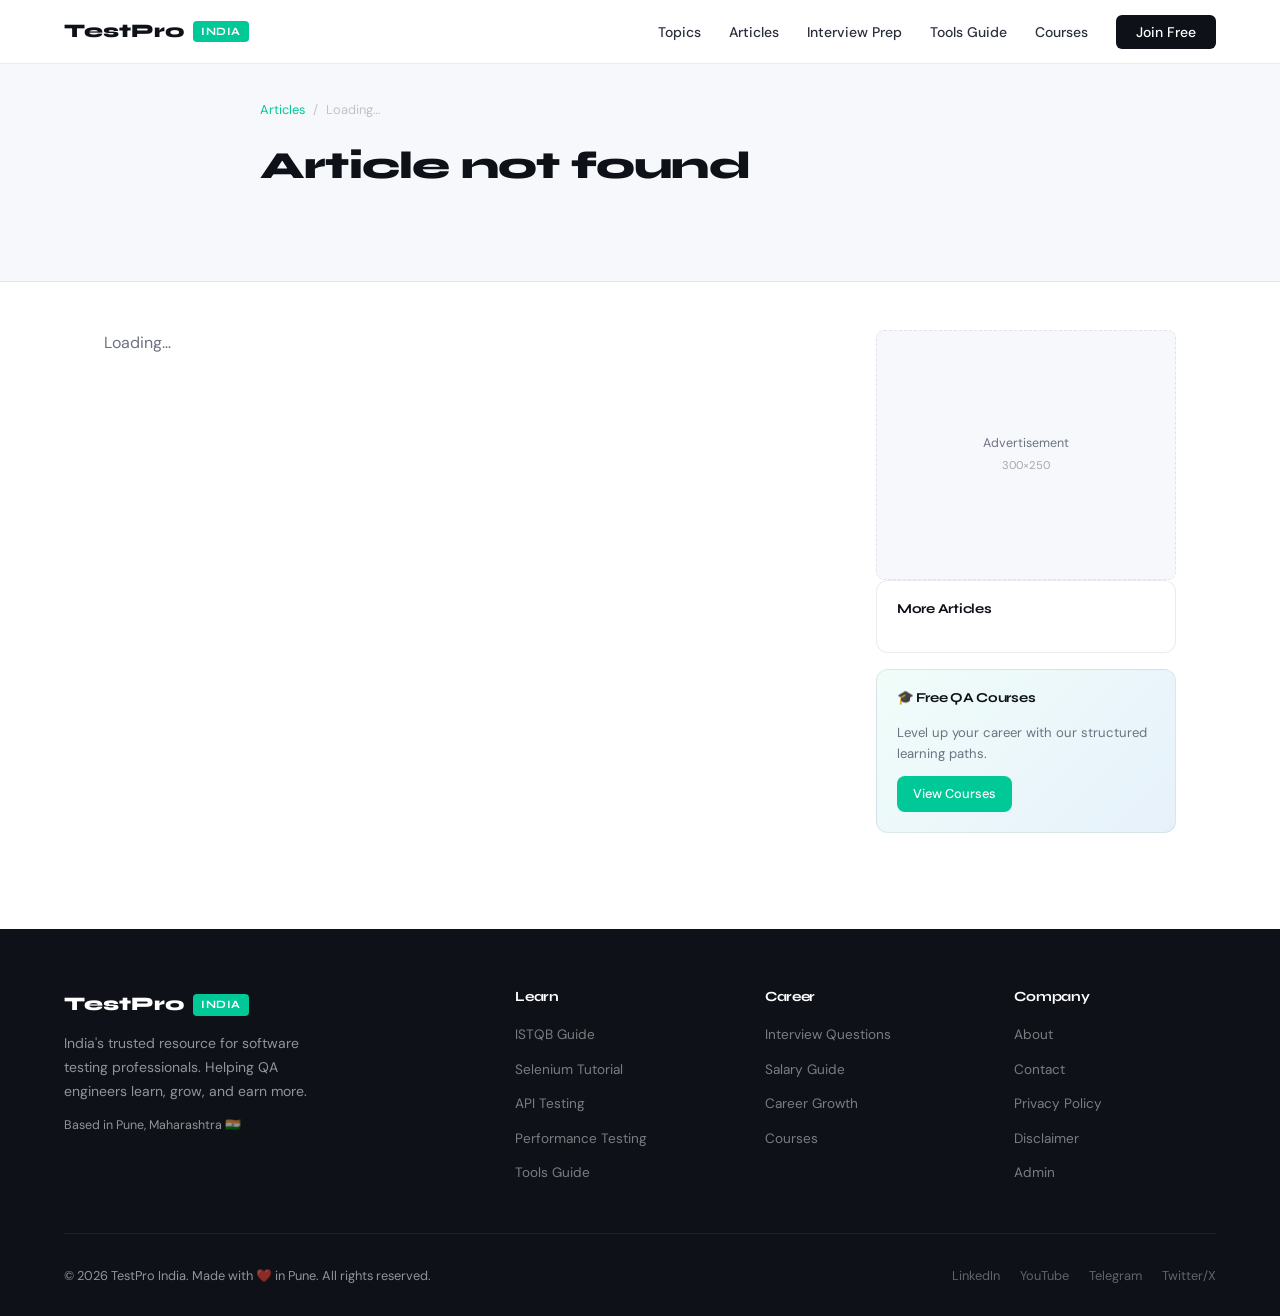
<file: testpro-production/testpro-final/article.html>
<!DOCTYPE html>
<html lang="en">
<head>
<meta charset="UTF-8"><meta name="viewport" content="width=device-width, initial-scale=1.0">
<title id="pageTitle">Article — TestPro India</title>
<meta name="description" id="pageMeta" content="QA testing article on TestPro India">
<link rel="stylesheet" href="shared.css">
<style>
  .article-hero{padding:100px 5vw 60px;background:var(--surface);border-bottom:1px solid var(--border)}
  .article-layout{display:grid;grid-template-columns:1fr 300px;gap:3rem;max-width:var(--max);margin:0 auto;padding:3rem 5vw 5rem}
  .article-content{min-width:0}
  .article-content h2{font-size:1.5rem;margin:2rem 0 1rem}
  .article-content h3{font-size:1.15rem;margin:1.5rem 0 .75rem}
  .article-content p{margin-bottom:1.25rem;line-height:1.8;color:var(--ink2)}
  .article-content ul,.article-content ol{padding-left:1.5rem;margin-bottom:1.25rem}
  .article-content li{margin-bottom:.5rem;line-height:1.7;color:var(--ink2)}
  .article-content pre{background:#1e1e2e;color:#cdd6f4;padding:1.25rem;border-radius:10px;overflow-x:auto;margin:1.5rem 0;font-size:.85rem;line-height:1.6}
  .article-content code{font-family:monospace;background:rgba(0,0,0,.06);padding:2px 6px;border-radius:4px;font-size:.88em}
  .article-content pre code{background:none;padding:0;font-size:inherit}
  .sidebar{position:sticky;top:80px;align-self:start}
  .sidebar-card{background:#fff;border:1px solid var(--border);border-radius:12px;padding:1.25rem;margin-bottom:1rem}
  .sidebar-card h4{font-size:.85rem;font-weight:700;margin-bottom:1rem;color:var(--ink)}
  .related-link{display:block;font-size:.82rem;color:var(--ink2);padding:.5rem 0;border-bottom:1px solid var(--border);transition:color .2s}
  .related-link:last-child{border:none}
  .related-link:hover{color:var(--accent)}
  .article-meta{display:flex;align-items:center;gap:1rem;font-size:.82rem;color:var(--muted);margin-bottom:2rem;flex-wrap:wrap}
  .article-tag{font-size:.72rem;font-weight:700;padding:4px 12px;border-radius:100px}
  @media(max-width:768px){.article-layout{grid-template-columns:1fr}.sidebar{display:none}}
</style>
</head>
<body>
<div id="nav-placeholder"></div>
<div class="article-hero" id="articleHero">
  <div style="max-width:760px;margin:0 auto">
    <div class="breadcrumb"><a href="articles.html">Articles</a><span>/</span><span id="breadCat">Loading…</span></div>
    <h1 id="articleTitle" style="font-size:clamp(1.6rem,3.5vw,2.4rem)">Loading article…</h1>
    <div class="article-meta" id="articleMeta"></div>
  </div>
</div>
<div class="article-layout">
  <main class="article-content" id="articleBody">
    <div style="color:var(--muted)">Loading…</div>
  </main>
  <aside class="sidebar">
    <div class="ad-slot ad-square"><div><p>Advertisement</p><small>300×250</small></div></div>
    <div class="sidebar-card">
      <h4>More Articles</h4>
      <div id="relatedLinks"></div>
    </div>
    <div class="sidebar-card" style="background:linear-gradient(135deg,#f0fdf9,#e6f1fb)">
      <h4>🎓 Free QA Courses</h4>
      <p style="font-size:.82rem;color:var(--muted);margin-bottom:.75rem">Level up your career with our structured learning paths.</p>
      <a href="courses.html" class="btn btn-accent" style="font-size:.8rem;padding:8px 16px">View Courses</a>
    </div>
  </aside>
</div>
<div id="footer-placeholder"></div>
<script src="shared.js"></script>
<script>
const CAT_STYLE={'Selenium':{bg:'rgba(0,102,255,.1)',tx:'#185FA5'},'ISTQB':{bg:'rgba(0,200,150,.1)',tx:'#008060'},'Career':{bg:'rgba(245,158,11,.1)',tx:'#854F0B'},'API Testing':{bg:'rgba(139,92,246,.1)',tx:'#534AB7'},'Performance':{bg:'rgba(239,68,68,.1)',tx:'#A32D2D'},'Salary':{bg:'rgba(16,185,129,.1)',tx:'#065F46'},'General':{bg:'rgba(107,114,128,.1)',tx:'#374151'}};
async function load(){
  const id=new URLSearchParams(location.search).get('id');
  if(!id){document.getElementById('articleTitle').textContent='Article not found';return;}
  try{
    const r=await fetch('content.json?v='+Date.now());
    const d=await r.json();
    const art=d.articles.find(a=>a.id===id&&a.status==='published');
    if(!art){document.getElementById('articleTitle').textContent='Article not found';return;}
    document.title=art.title+' — TestPro India';
    document.getElementById('pageMeta').content=art.meta||art.excerpt||'';
    document.getElementById('pageTitle').textContent=art.title+' — TestPro India';
    document.getElementById('articleTitle').textContent=art.title;
    document.getElementById('breadCat').textContent=art.category;
    const c=CAT_STYLE[art.category]||{bg:'rgba(107,114,128,.1)',tx:'#374151'};
    document.getElementById('articleMeta').innerHTML=`<span class="article-tag" style="background:${c.bg};color:${c.tx}">${art.category}</span><span>⏱ ${art.readtime||5} min read</span><span>📅 ${art.date||''}</span>`;
    document.getElementById('articleBody').innerHTML=art.content||'<p>Content coming soon.</p>';
    // Related articles
    const related=(d.articles||[]).filter(a=>a.id!==id&&a.status==='published').slice(0,5);
    document.getElementById('relatedLinks').innerHTML=related.map(a=>`<a class="related-link" href="article.html?id=${a.id}">${a.title}</a>`).join('')||'<p style="font-size:.82rem;color:var(--muted)">More articles coming soon.</p>';
  }catch(e){document.getElementById('articleBody').innerHTML='<p style="color:var(--muted)">Could not load article. Please try again.</p>';}
}
load();
</script>
</body>
</html>
</file>
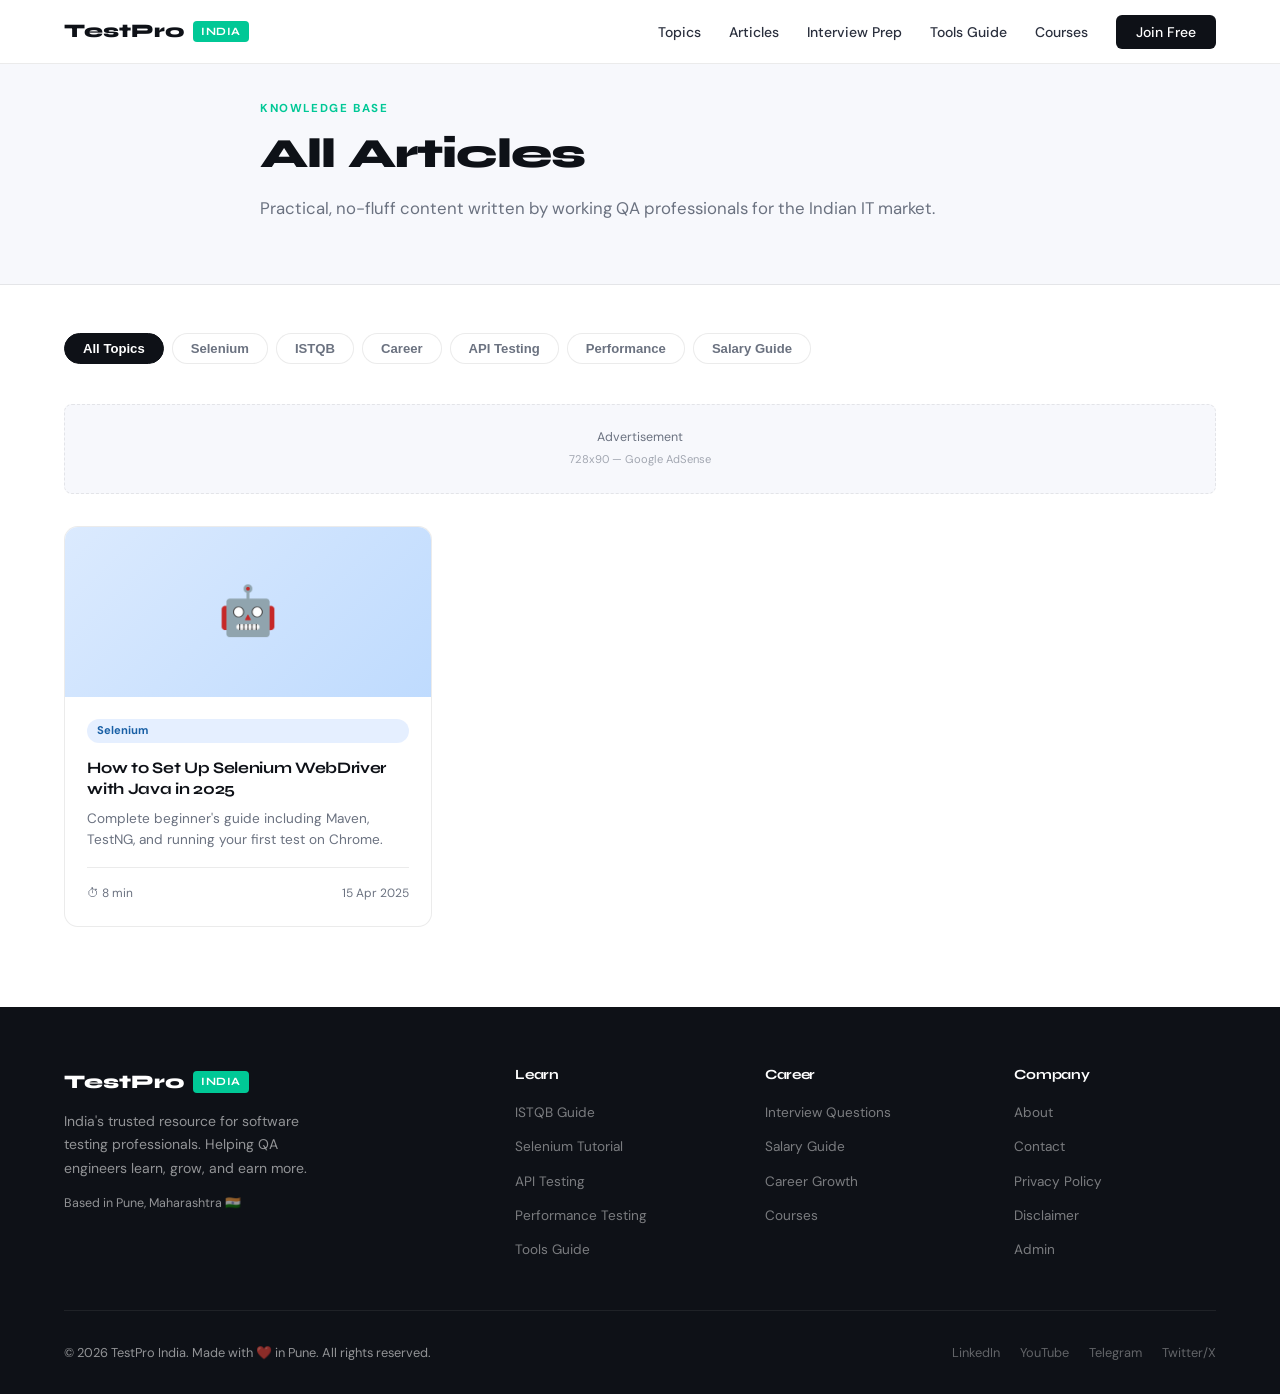
<file: testpro-production/testpro-final/articles.html>
<!DOCTYPE html>
<html lang="en">
<head>
<meta charset="UTF-8"><meta name="viewport" content="width=device-width, initial-scale=1.0">
<title>All Articles — TestPro India | QA Testing Blog</title>
<meta name="description" content="Browse all software testing articles on TestPro India. Selenium, ISTQB, API Testing, Performance Testing, Career advice and more.">
<link rel="stylesheet" href="shared.css">
<style>
  .page-hero{padding:100px 5vw 60px;background:var(--surface);border-bottom:1px solid var(--border)}
  .articles-section{padding:3rem 5vw 5rem}.articles-inner{max-width:var(--max);margin:0 auto}
  .filter-bar{display:flex;gap:.5rem;flex-wrap:wrap;margin-bottom:2.5rem}
  .filter-btn{padding:7px 18px;border-radius:100px;font-size:.82rem;font-weight:600;cursor:pointer;border:1.5px solid var(--border);background:#fff;color:var(--muted);transition:all .15s}
  .filter-btn.active,.filter-btn:hover{background:var(--ink);color:#fff;border-color:var(--ink)}
  .articles-grid{display:grid;grid-template-columns:repeat(auto-fill,minmax(320px,1fr));gap:1.5rem}
  .article-card{border:1px solid var(--border);border-radius:14px;overflow:hidden;transition:transform .2s,box-shadow .2s,border-color .2s;display:flex;flex-direction:column;background:#fff;text-decoration:none;color:inherit}
  .article-card:hover{transform:translateY(-4px);box-shadow:0 16px 40px rgba(0,0,0,.08);border-color:rgba(0,200,150,.3)}
  .article-thumb{height:170px;display:flex;align-items:center;justify-content:center;font-size:3rem}
  .article-body{padding:1.4rem;flex:1;display:flex;flex-direction:column}
  .article-tag{font-size:.7rem;font-weight:700;padding:3px 10px;border-radius:100px;display:inline-block;margin-bottom:.85rem}
  .article-card h3{font-size:1rem;font-weight:700;line-height:1.35;margin-bottom:.5rem}
  .article-card p{font-size:.85rem;color:var(--muted);flex:1;line-height:1.6}
  .article-footer{margin-top:1rem;padding-top:1rem;border-top:1px solid var(--border);display:flex;justify-content:space-between;font-size:.75rem;color:var(--muted)}
  .skel{border:1px solid var(--border);border-radius:14px;overflow:hidden}
  .skel-t{height:170px;background:linear-gradient(90deg,#f0f0f0 25%,#e8e8e8 50%,#f0f0f0 75%);background-size:200% 100%;animation:sh 1.4s infinite}
  .skel-b{padding:1.4rem}.skel-l{height:12px;border-radius:6px;background:linear-gradient(90deg,#f0f0f0 25%,#e8e8e8 50%,#f0f0f0 75%);background-size:200% 100%;animation:sh 1.4s infinite;margin-bottom:.75rem}
  @keyframes sh{to{background-position:-200% 0}}
</style>
</head>
<body>
<div id="nav-placeholder"></div>
<div class="page-hero">
  <div style="max-width:760px;margin:0 auto">
    <div class="section-tag">Knowledge Base</div>
    <h1 style="font-size:clamp(1.8rem,4vw,2.6rem)">All Articles</h1>
    <p class="lead" style="margin-top:1rem">Practical, no-fluff content written by working QA professionals for the Indian IT market.</p>
  </div>
</div>
<div class="articles-section"><div class="articles-inner">
  <div class="filter-bar">
    <button class="filter-btn active" onclick="doFilter('all',this)">All Topics</button>
    <button class="filter-btn" onclick="doFilter('Selenium',this)">Selenium</button>
    <button class="filter-btn" onclick="doFilter('ISTQB',this)">ISTQB</button>
    <button class="filter-btn" onclick="doFilter('Career',this)">Career</button>
    <button class="filter-btn" onclick="doFilter('API Testing',this)">API Testing</button>
    <button class="filter-btn" onclick="doFilter('Performance',this)">Performance</button>
    <button class="filter-btn" onclick="doFilter('Salary',this)">Salary Guide</button>
  </div>
  <div class="ad-slot ad-banner"><div><p>Advertisement</p><small>728x90 — Google AdSense</small></div></div>
  <div id="grid" class="articles-grid"></div>
</div></div>
<div id="footer-placeholder"></div>
<script src="shared.js"></script>
<script>
const CS={'Selenium':{bg:'rgba(0,102,255,.1)',tx:'#185FA5',th:'linear-gradient(135deg,#dbeafe,#bfdbfe)',em:'🤖'},'ISTQB':{bg:'rgba(0,200,150,.1)',tx:'#008060',th:'linear-gradient(135deg,#d1fae5,#a7f3d0)',em:'📋'},'Career':{bg:'rgba(245,158,11,.1)',tx:'#854F0B',th:'linear-gradient(135deg,#fef3c7,#fde68a)',em:'🚀'},'API Testing':{bg:'rgba(139,92,246,.1)',tx:'#534AB7',th:'linear-gradient(135deg,#ede9fe,#ddd6fe)',em:'🔗'},'Performance':{bg:'rgba(239,68,68,.1)',tx:'#A32D2D',th:'linear-gradient(135deg,#ffe4e6,#fecdd3)',em:'⚡'},'Salary':{bg:'rgba(16,185,129,.1)',tx:'#065F46',th:'linear-gradient(135deg,#d1fae5,#6ee7b7)',em:'💰'},'General':{bg:'rgba(107,114,128,.1)',tx:'#374151',th:'linear-gradient(135deg,#f3f4f6,#e5e7eb)',em:'📄'},'Tools':{bg:'rgba(251,146,60,.1)',tx:'#92400E',th:'linear-gradient(135deg,#ffedd5,#fed7aa)',em:'🛠️'}};
let all=[],cf='all';
function skel(){document.getElementById('grid').innerHTML=Array(6).fill('<div class="skel"><div class="skel-t"></div><div class="skel-b"><div class="skel-l" style="width:40%"></div><div class="skel-l"></div><div class="skel-l"></div></div></div>').join('');}
function render(){
  const g=document.getElementById('grid');
  const list=cf==='all'?all:all.filter(a=>a.category===cf);
  if(!list.length){g.innerHTML='<p style="color:var(--muted);padding:2rem 0;grid-column:1/-1">No articles in this category yet — check back soon!</p>';return;}
  g.innerHTML=list.map(a=>{const c=CS[a.category]||CS['General'];return`<a href="article.html?id=${a.id}" class="article-card reveal"><div class="article-thumb" style="background:${a.color||c.th}">${a.emoji||c.em}</div><div class="article-body"><span class="article-tag" style="background:${a.tagColor||c.bg};color:${a.tagText||c.tx}">${a.category}</span><h3>${a.title}</h3><p>${a.excerpt||''}</p><div class="article-footer"><span>⏱ ${a.readtime||5} min</span><span>${a.date||''}</span></div></div></a>`;}).join('');
  setTimeout(()=>document.querySelectorAll('.reveal').forEach((el,i)=>setTimeout(()=>el.classList.add('visible'),i*80)),50);
}
function doFilter(cat,btn){cf=cat;document.querySelectorAll('.filter-btn').forEach(b=>b.classList.remove('active'));btn.classList.add('active');render();}
async function load(){
  skel();
  try{const r=await fetch('content.json?v='+Date.now());const d=await r.json();all=(d.articles||[]).filter(a=>a.status==='published');
  const uc=new URLSearchParams(location.search).get('cat');
  if(uc){cf=uc;document.querySelectorAll('.filter-btn').forEach(b=>{if(b.textContent.trim()===uc)b.classList.add('active');else b.classList.remove('active');});}
  render();}catch(e){document.getElementById('grid').innerHTML='<p style="color:var(--muted);padding:2rem 0;grid-column:1/-1">Could not load articles. Please refresh.</p>';}
}
load();
</script>
</body>
</html>
</file>
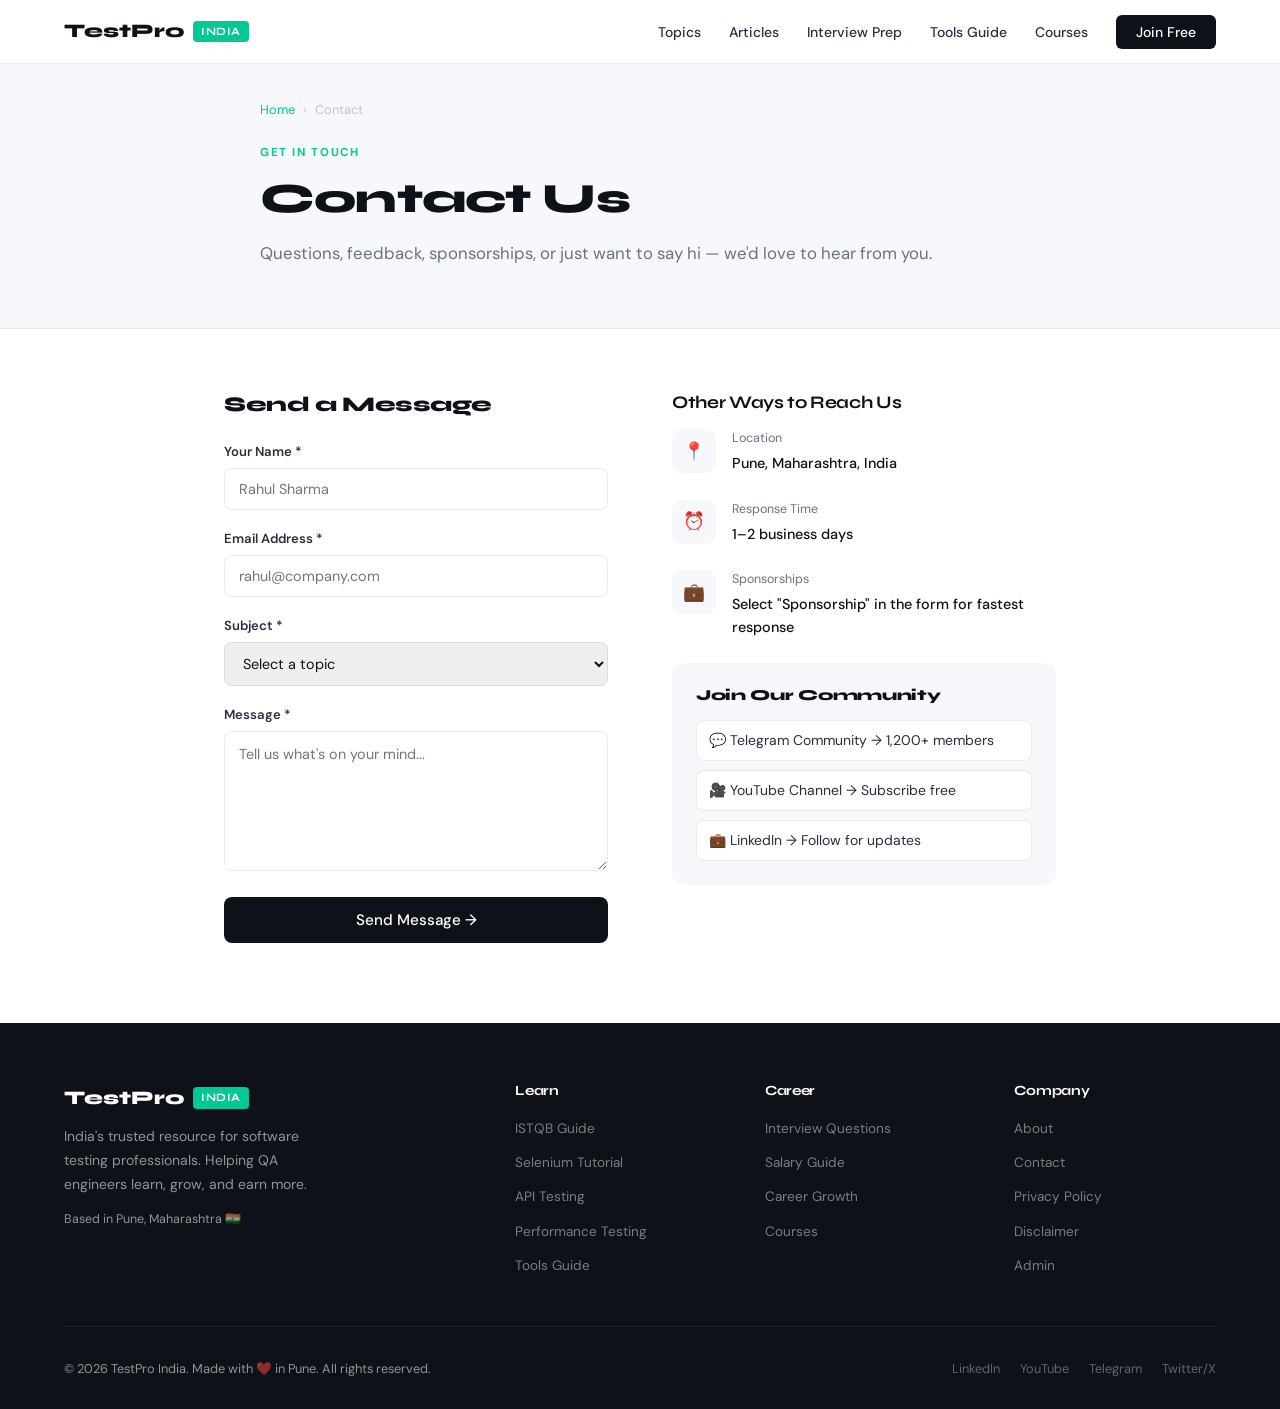
<file: testpro-production/testpro-final/contact.html>
<!DOCTYPE html>
<html lang="en">
<head>
<meta charset="UTF-8"><meta name="viewport" content="width=device-width, initial-scale=1.0">
<title>Contact Us — TestPro India</title>
<meta name="description" content="Get in touch with the TestPro India team. For articles, sponsorships, feedback, or general questions.">
<link rel="stylesheet" href="shared.css">
<style>
  .page-hero { padding: 100px 5vw 60px; background: var(--surface); border-bottom: 1px solid var(--border); }
  .contact-layout { display: grid; grid-template-columns: 1fr 1fr; gap: 4rem; max-width: 960px; margin: 0 auto; padding: 4rem 5vw 5rem; }
  @media(max-width:700px){ .contact-layout{grid-template-columns:1fr} }
  .form-group { margin-bottom: 1.1rem; }
  .form-group label { display: block; font-size: .82rem; font-weight: 600; color: var(--ink2); margin-bottom: .4rem; }
  .form-group input, .form-group select, .form-group textarea { width: 100%; padding: 11px 14px; border: 1.5px solid var(--border); border-radius: 8px; font-family: var(--font-body); font-size: .9rem; outline: none; transition: border-color .2s; color: var(--ink); }
  .form-group input:focus, .form-group select:focus, .form-group textarea:focus { border-color: var(--accent); }
  .form-group textarea { min-height: 140px; resize: vertical; line-height: 1.6; }
  .submit-btn { background: var(--ink); color: #fff; border: none; padding: 13px 28px; border-radius: 8px; font-family: var(--font-body); font-size: .95rem; font-weight: 500; cursor: pointer; width: 100%; transition: background .2s; }
  .submit-btn:hover { background: var(--accent); }
  .contact-info h3 { font-size: 1.1rem; margin-bottom: 1rem; }
  .info-item { display: flex; gap: 1rem; margin-bottom: 1.5rem; }
  .info-icon { width: 44px; height: 44px; background: var(--surface); border-radius: 10px; display: flex; align-items: center; justify-content: center; font-size: 1.1rem; flex-shrink: 0; }
  .info-label { font-size: .78rem; color: var(--muted); margin-bottom: .2rem; }
  .info-value { font-size: .9rem; font-weight: 500; }
  .success-box { display: none; background: rgba(0,200,150,.1); border: 1px solid rgba(0,200,150,.3); border-radius: 10px; padding: 1.25rem; text-align: center; }
  .success-box h3 { color: #008060; margin-bottom: .4rem; }
  .success-box p { font-size: .875rem; color: var(--muted); margin: 0; }
</style>
</head>
<body>
<div id="nav-placeholder"></div>
<div class="page-hero">
  <div style="max-width:760px;margin:0 auto">
    <div class="breadcrumb"><a href="index.html">Home</a><span>›</span><span>Contact</span></div>
    <div class="section-tag">Get In Touch</div>
    <h1 style="font-size:clamp(1.8rem,4vw,2.6rem)">Contact Us</h1>
    <p class="lead" style="margin-top:1rem">Questions, feedback, sponsorships, or just want to say hi — we'd love to hear from you.</p>
  </div>
</div>

<div class="contact-layout">
  <div>
    <h2 style="font-size:1.3rem;margin-bottom:1.5rem">Send a Message</h2>
    <div id="contactForm">
      <div class="form-group"><label>Your Name *</label><input type="text" id="c-name" placeholder="Rahul Sharma"></div>
      <div class="form-group"><label>Email Address *</label><input type="email" id="c-email" placeholder="rahul@company.com"></div>
      <div class="form-group">
        <label>Subject *</label>
        <select id="c-subject">
          <option value="">Select a topic</option>
          <option>General Question</option>
          <option>Article Suggestion</option>
          <option>Sponsorship / Advertising</option>
          <option>Write for Us</option>
          <option>Report an Error</option>
          <option>Other</option>
        </select>
      </div>
      <div class="form-group"><label>Message *</label><textarea id="c-message" placeholder="Tell us what's on your mind..."></textarea></div>
      <button class="submit-btn" onclick="submitContact()">Send Message →</button>
    </div>
    <div class="success-box" id="successBox">
      <div style="font-size:2rem;margin-bottom:.5rem">✅</div>
      <h3>Message Received!</h3>
      <p>We typically respond within 1–2 business days. Check your inbox!</p>
    </div>
  </div>

  <div class="contact-info">
    <h3>Other Ways to Reach Us</h3>
    <div class="info-item">
      <div class="info-icon">📍</div>
      <div><div class="info-label">Location</div><div class="info-value">Pune, Maharashtra, India</div></div>
    </div>
    <div class="info-item">
      <div class="info-icon">⏰</div>
      <div><div class="info-label">Response Time</div><div class="info-value">1–2 business days</div></div>
    </div>
    <div class="info-item">
      <div class="info-icon">💼</div>
      <div><div class="info-label">Sponsorships</div><div class="info-value">Select "Sponsorship" in the form for fastest response</div></div>
    </div>
    <div style="background:var(--surface);border-radius:12px;padding:1.5rem;margin-top:1.5rem">
      <h4 style="font-size:.95rem;margin-bottom:1rem">Join Our Community</h4>
      <div style="display:flex;flex-direction:column;gap:.6rem">
        <a href="#" style="display:flex;align-items:center;gap:.75rem;font-size:.875rem;color:var(--ink2);padding:.5rem .75rem;background:#fff;border-radius:8px;border:1px solid var(--border);transition:border-color .2s" onmouseover="this.style.borderColor='var(--accent)'" onmouseout="this.style.borderColor='var(--border)'">💬 Telegram Community → 1,200+ members</a>
        <a href="#" style="display:flex;align-items:center;gap:.75rem;font-size:.875rem;color:var(--ink2);padding:.5rem .75rem;background:#fff;border-radius:8px;border:1px solid var(--border);transition:border-color .2s" onmouseover="this.style.borderColor='var(--accent)'" onmouseout="this.style.borderColor='var(--border)'">🎥 YouTube Channel → Subscribe free</a>
        <a href="#" style="display:flex;align-items:center;gap:.75rem;font-size:.875rem;color:var(--ink2);padding:.5rem .75rem;background:#fff;border-radius:8px;border:1px solid var(--border);transition:border-color .2s" onmouseover="this.style.borderColor='var(--accent)'" onmouseout="this.style.borderColor='var(--border)'">💼 LinkedIn → Follow for updates</a>
      </div>
    </div>
  </div>
</div>

<div id="footer-placeholder"></div>
<script src="shared.js"></script>
<script>
function submitContact() {
  const name = document.getElementById('c-name').value.trim();
  const email = document.getElementById('c-email').value.trim();
  const subject = document.getElementById('c-subject').value;
  const msg = document.getElementById('c-message').value.trim();
  if (!name || !email || !subject || !msg) { alert('Please fill in all required fields.'); return; }
  document.getElementById('contactForm').style.display = 'none';
  document.getElementById('successBox').style.display = 'block';
}
</script>
</body>
</html>
</file>
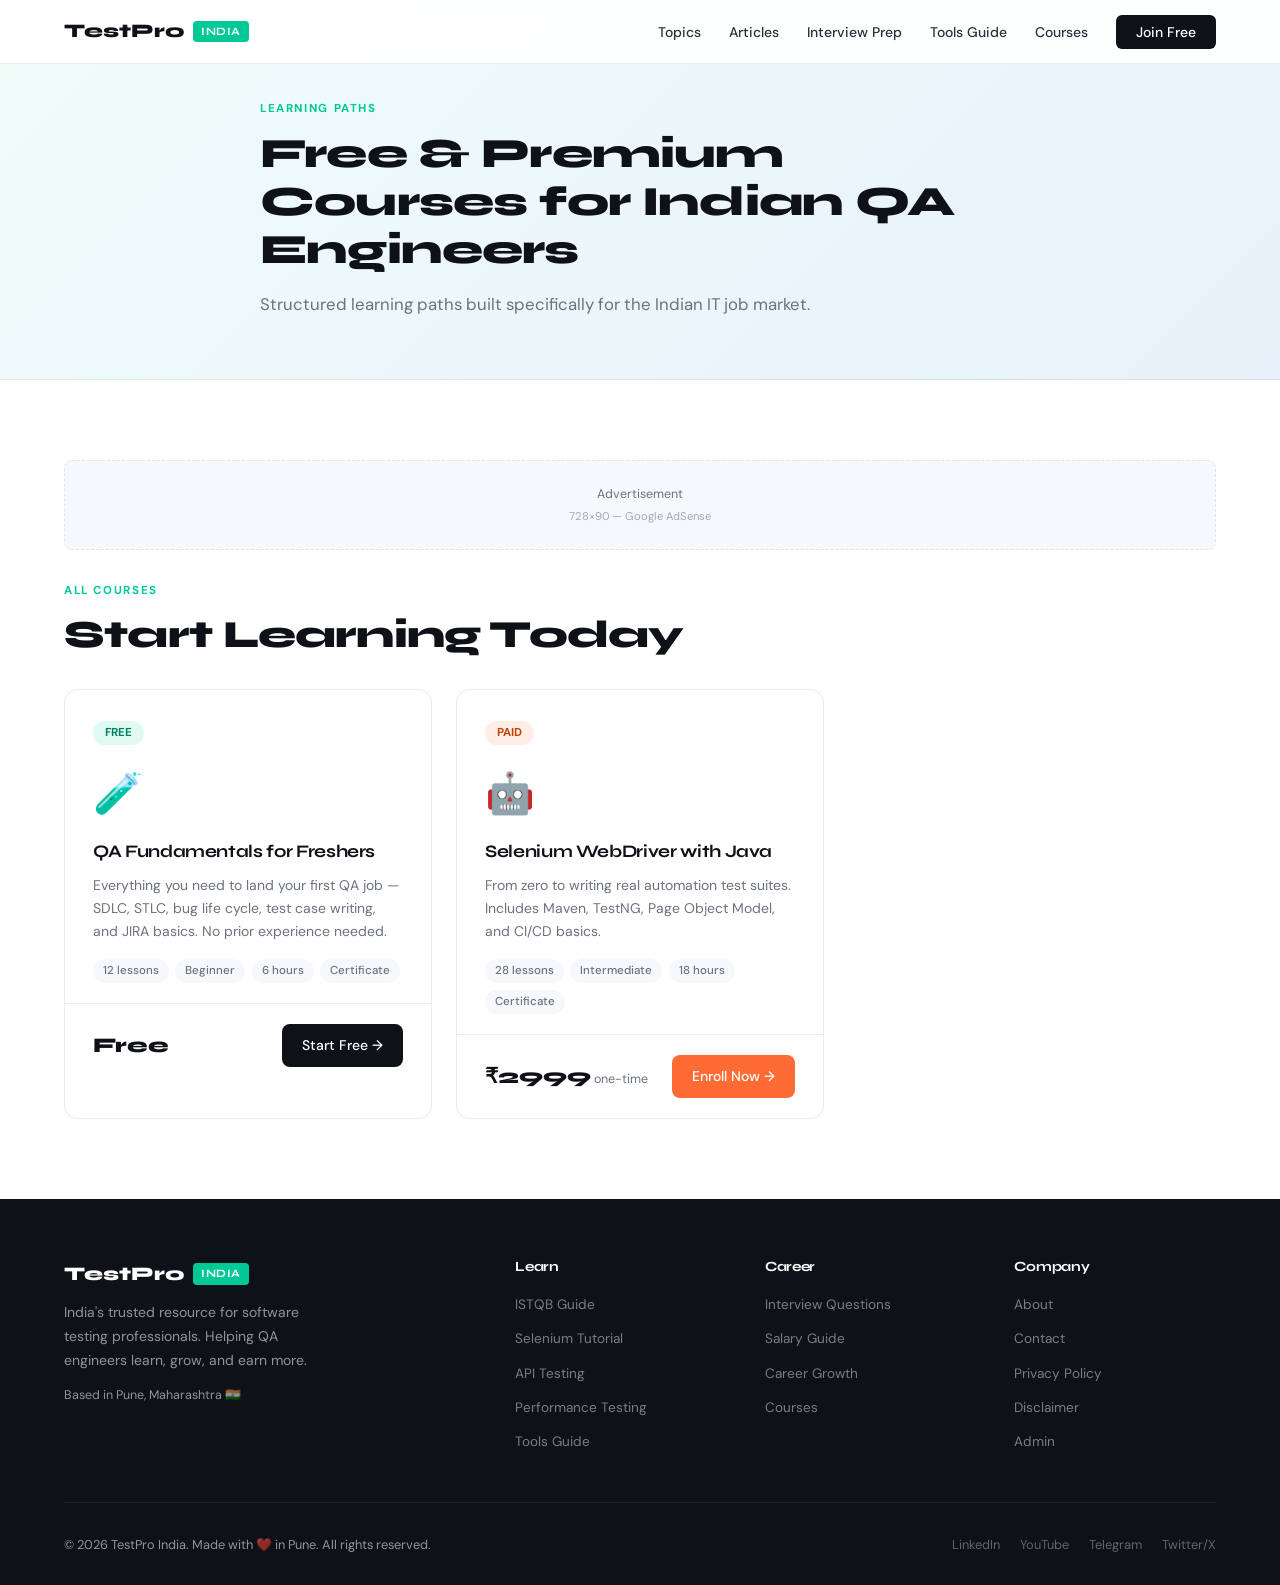
<file: testpro-production/testpro-final/courses.html>
<!DOCTYPE html>
<html lang="en">
<head>
<meta charset="UTF-8"><meta name="viewport" content="width=device-width, initial-scale=1.0">
<title>Free QA Courses — TestPro India | Learn Software Testing</title>
<meta name="description" content="Free and premium software testing courses for Indian QA engineers. ISTQB prep, Selenium automation, API testing, and more.">
<link rel="stylesheet" href="shared.css">
<style>
  .page-hero{padding:100px 5vw 60px;background:linear-gradient(135deg,#f0fdf9,#e6f1fb);border-bottom:1px solid var(--border)}
  .courses-section{padding:3rem 5vw 5rem}.courses-inner{max-width:var(--max);margin:0 auto}
  .courses-grid{display:grid;grid-template-columns:repeat(auto-fill,minmax(320px,1fr));gap:1.5rem;margin-top:2rem}
  .course-card{border:1px solid var(--border);border-radius:14px;overflow:hidden;background:#fff;transition:transform .2s,box-shadow .2s}
  .course-card:hover{transform:translateY(-4px);box-shadow:0 16px 40px rgba(0,0,0,.08)}
  .course-header{padding:1.75rem 1.75rem 1rem}
  .course-badge{display:inline-block;padding:3px 12px;border-radius:100px;font-size:.72rem;font-weight:700;margin-bottom:1rem}
  .badge-free{background:rgba(0,200,150,.12);color:#008060}.badge-paid{background:rgba(255,107,53,.12);color:#c0440a}
  .course-icon{font-size:2.5rem;margin-bottom:1rem}
  .course-card h3{font-size:1.1rem;font-weight:700;margin-bottom:.6rem;line-height:1.3}
  .course-card p{font-size:.875rem;color:var(--muted);line-height:1.65}
  .course-meta{display:flex;flex-wrap:wrap;gap:.4rem;padding:0 1.75rem 1.25rem}
  .meta-tag{background:var(--surface);padding:3px 10px;border-radius:100px;font-size:.72rem;color:var(--muted);font-weight:500}
  .course-footer{padding:1.25rem 1.75rem;border-top:1px solid var(--border);display:flex;align-items:center;justify-content:space-between;margin-top:auto}
  .course-price{font-family:var(--font-display);font-size:1.3rem;font-weight:800}
  .enroll-btn{background:var(--ink);color:#fff;padding:10px 20px;border-radius:8px;font-size:.875rem;font-weight:500;border:none;cursor:pointer;transition:background .2s;text-decoration:none;display:inline-block}
  .enroll-btn:hover{background:var(--accent)}
  .enroll-btn.accent{background:var(--warn)}.enroll-btn.accent:hover{background:#e05520}
</style>
</head>
<body>
<div id="nav-placeholder"></div>
<div class="page-hero">
  <div style="max-width:760px;margin:0 auto">
    <div class="section-tag">Learning Paths</div>
    <h1 style="font-size:clamp(1.8rem,4vw,2.6rem)">Free &amp; Premium Courses for Indian QA Engineers</h1>
    <p class="lead" style="margin-top:1rem">Structured learning paths built specifically for the Indian IT job market.</p>
  </div>
</div>
<div class="courses-section"><div class="courses-inner">
  <div class="ad-slot ad-banner"><div><p>Advertisement</p><small>728×90 — Google AdSense</small></div></div>
  <div class="section-tag">All Courses</div>
  <h2>Start Learning Today</h2>
  <div id="coursesGrid" class="courses-grid"><div style="color:var(--muted)">Loading courses…</div></div>
</div></div>
<div id="footer-placeholder"></div>
<script src="shared.js"></script>
<script>
async function load(){
  try{
    const r=await fetch('content.json?v='+Date.now());const d=await r.json();
    const courses=(d.courses||[]).filter(c=>c.status==='published');
    if(!courses.length){document.getElementById('coursesGrid').innerHTML='<p style="color:var(--muted)">Courses coming soon!</p>';return;}
    document.getElementById('coursesGrid').innerHTML=courses.map(c=>`
      <div class="course-card reveal">
        <div class="course-header">
          <span class="course-badge ${c.type==='free'?'badge-free':'badge-paid'}">${c.type==='free'?'FREE':'PAID'}</span>
          <div class="course-icon">${c.icon||'📚'}</div>
          <h3>${c.title}</h3>
          <p>${c.desc||''}</p>
        </div>
        <div class="course-meta">
          ${c.lessons?`<span class="meta-tag">${c.lessons} lessons</span>`:''}
          ${c.level?`<span class="meta-tag">${c.level}</span>`:''}
          ${c.duration?`<span class="meta-tag">${c.duration}</span>`:''}
          <span class="meta-tag">Certificate</span>
        </div>
        <div class="course-footer">
          <div class="course-price">${c.type==='free'?'Free':'₹'+c.price}<small style="font-size:.78rem;color:var(--muted);font-family:var(--font-body);font-weight:400">${c.type==='paid'?' one-time':''}</small></div>
          <a href="contact.html" class="enroll-btn ${c.type==='paid'?'accent':''}">${c.type==='free'?'Start Free →':'Enroll Now →'}</a>
        </div>
      </div>`).join('');
    setTimeout(()=>document.querySelectorAll('.reveal').forEach((el,i)=>setTimeout(()=>el.classList.add('visible'),i*80)),50);
  }catch(e){document.getElementById('coursesGrid').innerHTML='<p style="color:var(--muted)">Could not load courses.</p>';}
}
load();
</script>
</body>
</html>
</file>
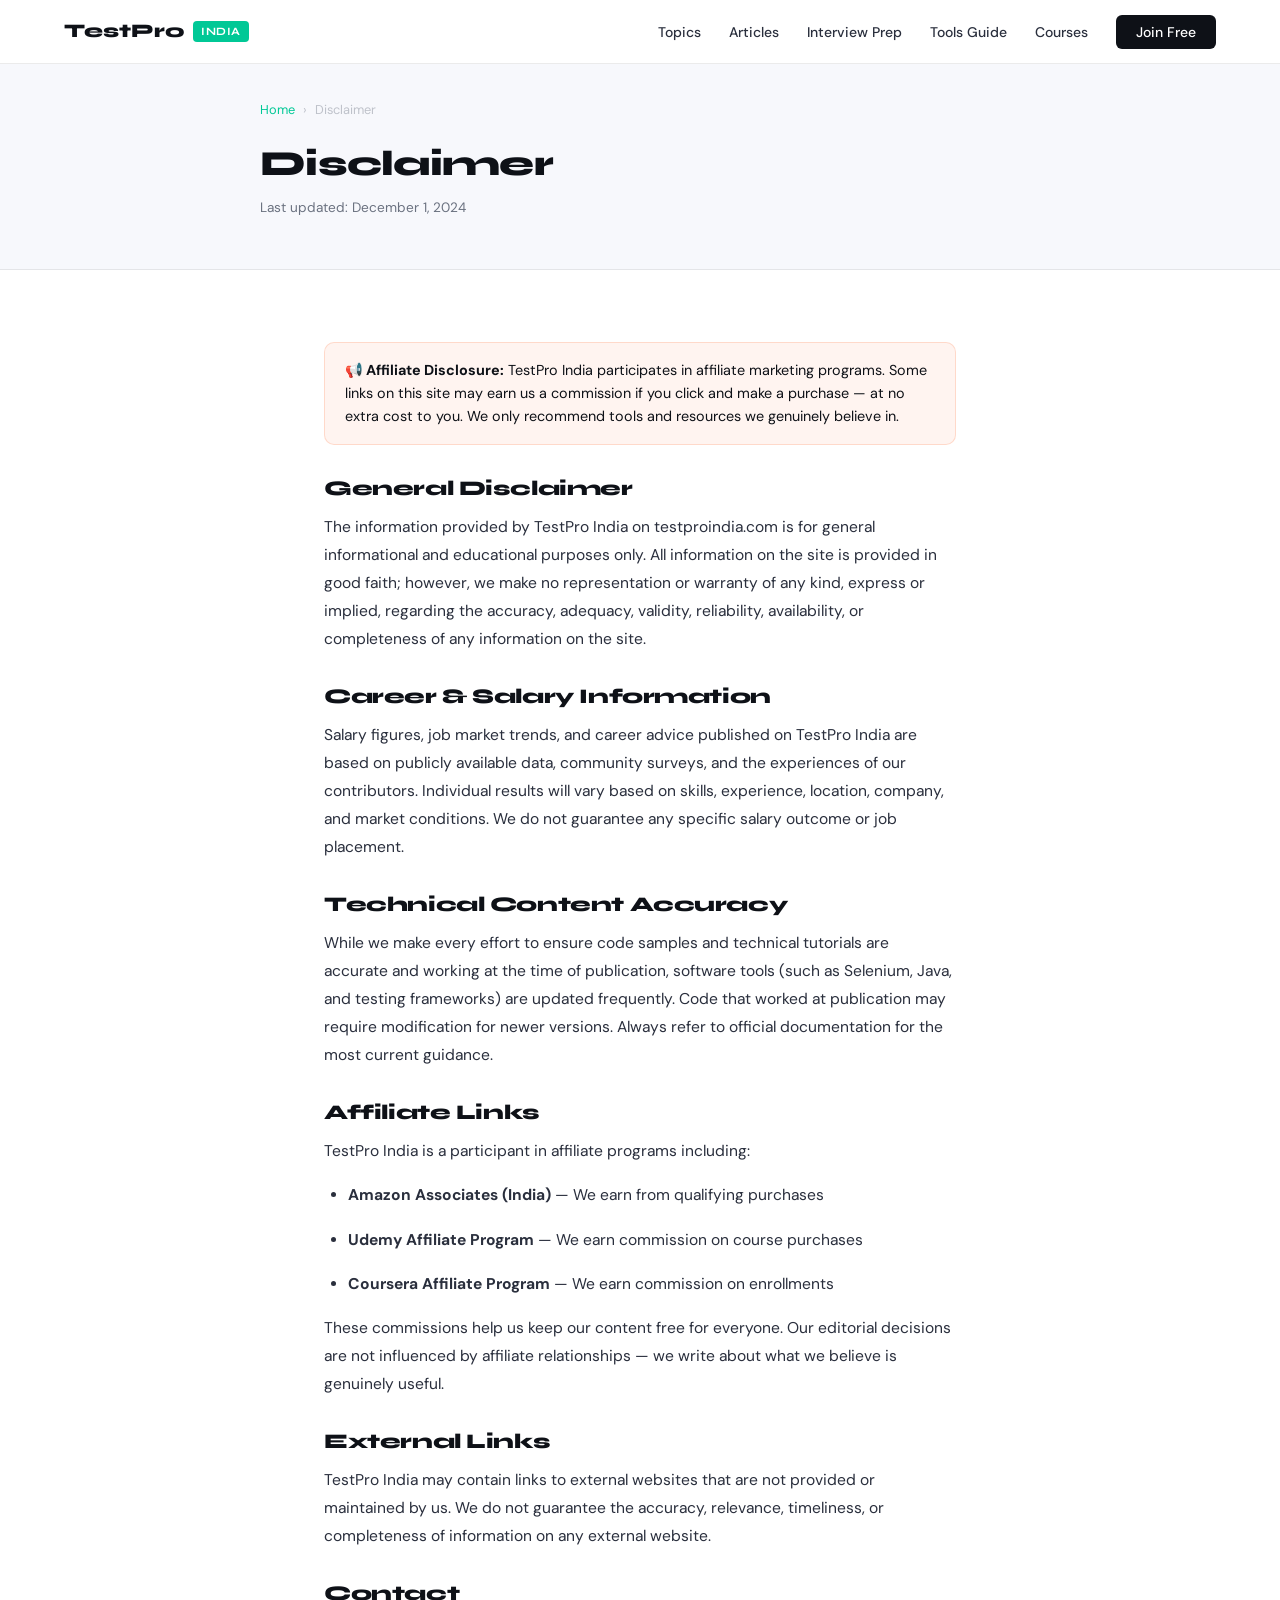
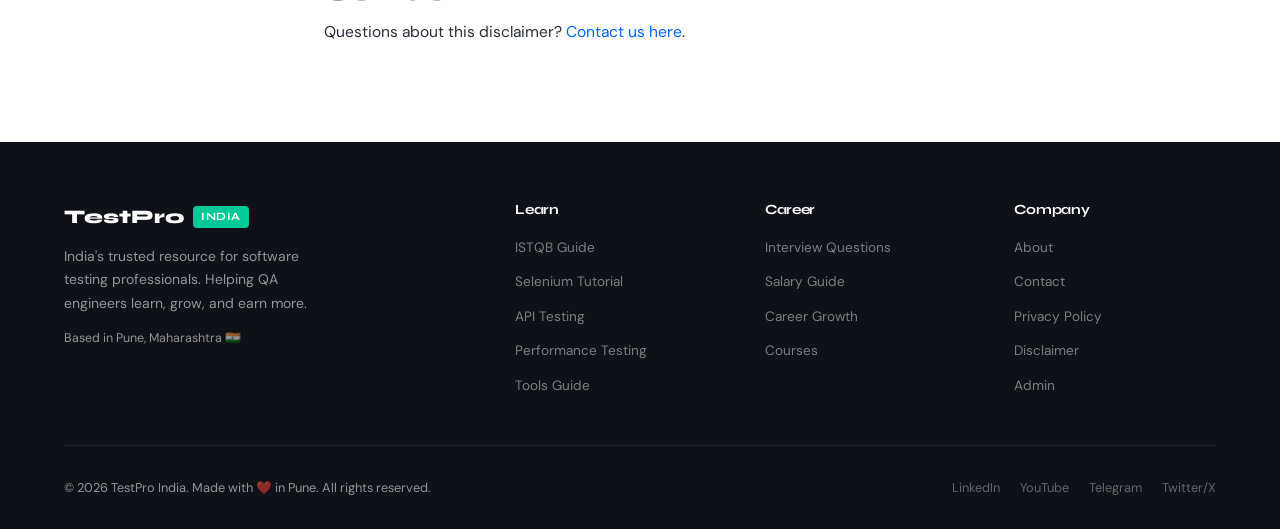
<file: testpro-production/testpro-final/disclaimer.html>
<!DOCTYPE html>
<html lang="en">
<head>
<meta charset="UTF-8"><meta name="viewport" content="width=device-width, initial-scale=1.0">
<title>Disclaimer — TestPro India</title>
<meta name="description" content="Disclaimer for TestPro India. Affiliate disclosure and content accuracy statement.">
<link rel="stylesheet" href="shared.css">
<style>
  .page-hero { padding: 100px 5vw 50px; background: var(--surface); border-bottom: 1px solid var(--border); }
  .page-body { max-width: 760px; margin: 0 auto; padding: 3rem 5vw 5rem; }
  .page-body h2 { font-size: 1.3rem; margin: 2rem 0 .75rem; }
  .page-body p, .page-body li { font-size: .975rem; line-height: 1.8; margin-bottom: 1rem; color: var(--ink2); }
  .page-body ul { padding-left: 1.5rem; }
  .affiliate-banner { background: rgba(255,107,53,.07); border: 1px solid rgba(255,107,53,.2); border-radius: 10px; padding: 1rem 1.25rem; margin: 1.5rem 0; font-size: .9rem; }
</style>
</head>
<body>
<div id="nav-placeholder"></div>
<div class="page-hero">
  <div style="max-width:760px;margin:0 auto">
    <div class="breadcrumb"><a href="index.html">Home</a><span>›</span><span>Disclaimer</span></div>
    <h1 style="font-size:clamp(1.6rem,3vw,2.2rem)">Disclaimer</h1>
    <p style="color:var(--muted);margin-top:.75rem;font-size:.85rem">Last updated: December 1, 2024</p>
  </div>
</div>
<div class="page-body">

  <div class="affiliate-banner">
    <strong>📢 Affiliate Disclosure:</strong> TestPro India participates in affiliate marketing programs. Some links on this site may earn us a commission if you click and make a purchase — at no extra cost to you. We only recommend tools and resources we genuinely believe in.
  </div>

  <h2>General Disclaimer</h2>
  <p>The information provided by TestPro India on testproindia.com is for general informational and educational purposes only. All information on the site is provided in good faith; however, we make no representation or warranty of any kind, express or implied, regarding the accuracy, adequacy, validity, reliability, availability, or completeness of any information on the site.</p>

  <h2>Career & Salary Information</h2>
  <p>Salary figures, job market trends, and career advice published on TestPro India are based on publicly available data, community surveys, and the experiences of our contributors. Individual results will vary based on skills, experience, location, company, and market conditions. We do not guarantee any specific salary outcome or job placement.</p>

  <h2>Technical Content Accuracy</h2>
  <p>While we make every effort to ensure code samples and technical tutorials are accurate and working at the time of publication, software tools (such as Selenium, Java, and testing frameworks) are updated frequently. Code that worked at publication may require modification for newer versions. Always refer to official documentation for the most current guidance.</p>

  <h2>Affiliate Links</h2>
  <p>TestPro India is a participant in affiliate programs including:</p>
  <ul>
    <li><strong>Amazon Associates (India)</strong> — We earn from qualifying purchases</li>
    <li><strong>Udemy Affiliate Program</strong> — We earn commission on course purchases</li>
    <li><strong>Coursera Affiliate Program</strong> — We earn commission on enrollments</li>
  </ul>
  <p>These commissions help us keep our content free for everyone. Our editorial decisions are not influenced by affiliate relationships — we write about what we believe is genuinely useful.</p>

  <h2>External Links</h2>
  <p>TestPro India may contain links to external websites that are not provided or maintained by us. We do not guarantee the accuracy, relevance, timeliness, or completeness of information on any external website.</p>

  <h2>Contact</h2>
  <p>Questions about this disclaimer? <a href="contact.html" style="color:var(--accent2)">Contact us here</a>.</p>
</div>
<div id="footer-placeholder"></div>
<script src="shared.js"></script>
</body>
</html>
</file>
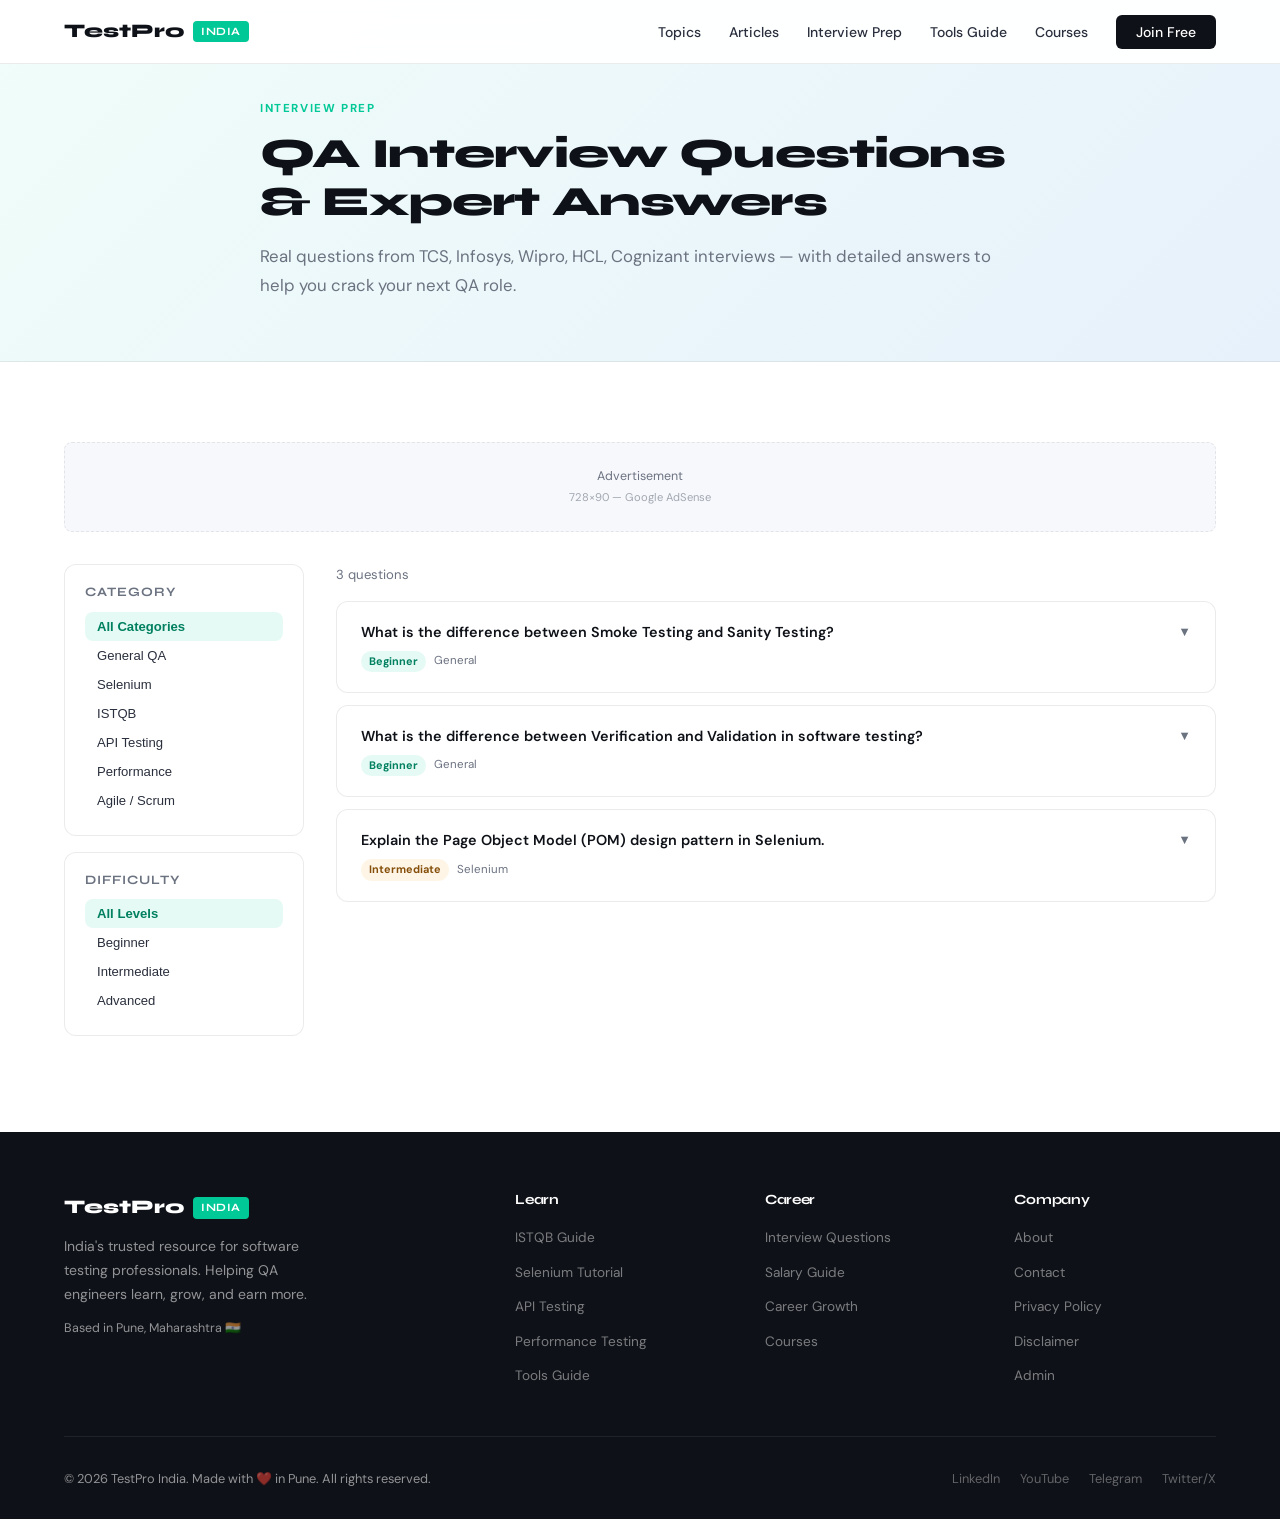
<file: testpro-production/testpro-final/interview.html>
<!DOCTYPE html>
<html lang="en">
<head>
<meta charset="UTF-8"><meta name="viewport" content="width=device-width, initial-scale=1.0">
<title>Interview Questions — TestPro India | QA Interview Prep</title>
<meta name="description" content="Top software testing interview questions and expert answers. Prepare for QA interviews at TCS, Infosys, Wipro, HCL and more Indian IT companies.">
<link rel="stylesheet" href="shared.css">
<style>
  .page-hero{padding:100px 5vw 60px;background:linear-gradient(135deg,#f0fdf9,#e6f1fb);border-bottom:1px solid var(--border)}
  .iq-section{padding:3rem 5vw 5rem}.iq-inner{max-width:var(--max);margin:0 auto}
  .iq-layout{display:grid;grid-template-columns:240px 1fr;gap:2rem}
  .iq-filters{position:sticky;top:80px;align-self:start}
  .filter-group{background:#fff;border:1px solid var(--border);border-radius:12px;padding:1.25rem;margin-bottom:1rem}
  .filter-group h4{font-size:.8rem;font-weight:700;text-transform:uppercase;letter-spacing:.08em;color:var(--muted);margin-bottom:.75rem}
  .filter-chip{display:block;padding:7px 12px;border-radius:8px;font-size:.82rem;font-weight:500;cursor:pointer;color:var(--ink2);transition:all .15s;border:none;background:none;width:100%;text-align:left}
  .filter-chip:hover{background:var(--surface)}
  .filter-chip.active{background:rgba(0,200,150,.1);color:#008060;font-weight:600}
  .q-list{display:flex;flex-direction:column;gap:.75rem}
  .q-card{background:#fff;border:1px solid var(--border);border-radius:12px;overflow:hidden;transition:border-color .2s}
  .q-card:hover{border-color:rgba(0,200,150,.3)}
  .q-header{padding:1.25rem 1.5rem;cursor:pointer;display:flex;align-items:flex-start;justify-content:space-between;gap:1rem}
  .q-question{font-weight:600;font-size:.9rem;line-height:1.45;flex:1}
  .q-meta{display:flex;align-items:center;gap:.5rem;margin-top:.5rem}
  .q-toggle{font-size:.8rem;color:var(--muted);flex-shrink:0;transition:transform .2s}
  .q-card.open .q-toggle{transform:rotate(180deg)}
  .q-body{display:none;padding:0 1.5rem 1.25rem;border-top:1px solid var(--border)}
  .q-card.open .q-body{display:block}
  .q-answer{font-size:.875rem;color:var(--ink2);line-height:1.75;margin-top:1rem}
  .q-tip{background:rgba(0,200,150,.08);border:1px solid rgba(0,200,150,.2);border-radius:8px;padding:.75rem 1rem;margin-top:.75rem;font-size:.82rem;color:#008060}
  .diff-badge{font-size:.68rem;font-weight:700;padding:2px 8px;border-radius:100px}
  .diff-Beginner{background:rgba(0,200,150,.1);color:#008060}
  .diff-Intermediate{background:rgba(245,158,11,.1);color:#854F0B}
  .diff-Advanced{background:rgba(239,68,68,.1);color:#A32D2D}
  @media(max-width:768px){.iq-layout{grid-template-columns:1fr}.iq-filters{position:static}}
</style>
</head>
<body>
<div id="nav-placeholder"></div>
<div class="page-hero">
  <div style="max-width:760px;margin:0 auto">
    <div class="section-tag">Interview Prep</div>
    <h1 style="font-size:clamp(1.8rem,4vw,2.6rem)">QA Interview Questions & Expert Answers</h1>
    <p class="lead" style="margin-top:1rem">Real questions from TCS, Infosys, Wipro, HCL, Cognizant interviews — with detailed answers to help you crack your next QA role.</p>
  </div>
</div>
<div class="iq-section"><div class="iq-inner">
  <div class="ad-slot ad-banner" style="margin-bottom:2rem"><div><p>Advertisement</p><small>728×90 — Google AdSense</small></div></div>
  <div class="iq-layout">
    <div class="iq-filters">
      <div class="filter-group">
        <h4>Category</h4>
        <button class="filter-chip active" onclick="doFilter('cat','all',this)">All Categories</button>
        <button class="filter-chip" onclick="doFilter('cat','General',this)">General QA</button>
        <button class="filter-chip" onclick="doFilter('cat','Selenium',this)">Selenium</button>
        <button class="filter-chip" onclick="doFilter('cat','ISTQB',this)">ISTQB</button>
        <button class="filter-chip" onclick="doFilter('cat','API Testing',this)">API Testing</button>
        <button class="filter-chip" onclick="doFilter('cat','Performance',this)">Performance</button>
        <button class="filter-chip" onclick="doFilter('cat','Agile',this)">Agile / Scrum</button>
      </div>
      <div class="filter-group">
        <h4>Difficulty</h4>
        <button class="filter-chip active" onclick="doFilter('diff','all',this)">All Levels</button>
        <button class="filter-chip" onclick="doFilter('diff','Beginner',this)">Beginner</button>
        <button class="filter-chip" onclick="doFilter('diff','Intermediate',this)">Intermediate</button>
        <button class="filter-chip" onclick="doFilter('diff','Advanced',this)">Advanced</button>
      </div>
    </div>
    <div>
      <div id="qCount" style="font-size:.82rem;color:var(--muted);margin-bottom:1rem"></div>
      <div id="qList" class="q-list"><div style="color:var(--muted)">Loading questions…</div></div>
    </div>
  </div>
</div></div>
<div id="footer-placeholder"></div>
<script src="shared.js"></script>
<script>
let all=[],catF='all',diffF='all';
function toggle(id){const c=document.getElementById('qc-'+id);c.classList.toggle('open');}
function doFilter(type,val,btn){
  if(type==='cat'){catF=val;document.querySelectorAll('.filter-group:first-child .filter-chip').forEach(b=>b.classList.remove('active'));btn.classList.add('active');}
  else{diffF=val;document.querySelectorAll('.filter-group:last-child .filter-chip').forEach(b=>b.classList.remove('active'));btn.classList.add('active');}
  render();
}
function render(){
  const list=all.filter(q=>(catF==='all'||q.category===catF)&&(diffF==='all'||q.difficulty===diffF));
  document.getElementById('qCount').textContent=list.length+' question'+(list.length!==1?'s':'');
  if(!list.length){document.getElementById('qList').innerHTML='<p style="color:var(--muted)">No questions match this filter. More coming soon!</p>';return;}
  document.getElementById('qList').innerHTML=list.map(q=>`
    <div class="q-card" id="qc-${q.id}">
      <div class="q-header" onclick="toggle('${q.id}')">
        <div><div class="q-question">${q.question}</div>
        <div class="q-meta"><span class="diff-badge diff-${q.difficulty}">${q.difficulty}</span><span style="font-size:.72rem;color:var(--muted)">${q.category}</span></div></div>
        <span class="q-toggle">▼</span>
      </div>
      <div class="q-body">
        <div class="q-answer">${q.answer}</div>
        ${q.tip?`<div class="q-tip">💡 <strong>Pro Tip:</strong> ${q.tip}</div>`:''}
      </div>
    </div>`).join('');
}
async function load(){
  try{const r=await fetch('content.json?v='+Date.now());const d=await r.json();all=d.questions||[];render();}
  catch(e){document.getElementById('qList').innerHTML='<p style="color:var(--muted)">Could not load questions.</p>';}
}
load();
</script>
</body>
</html>
</file>
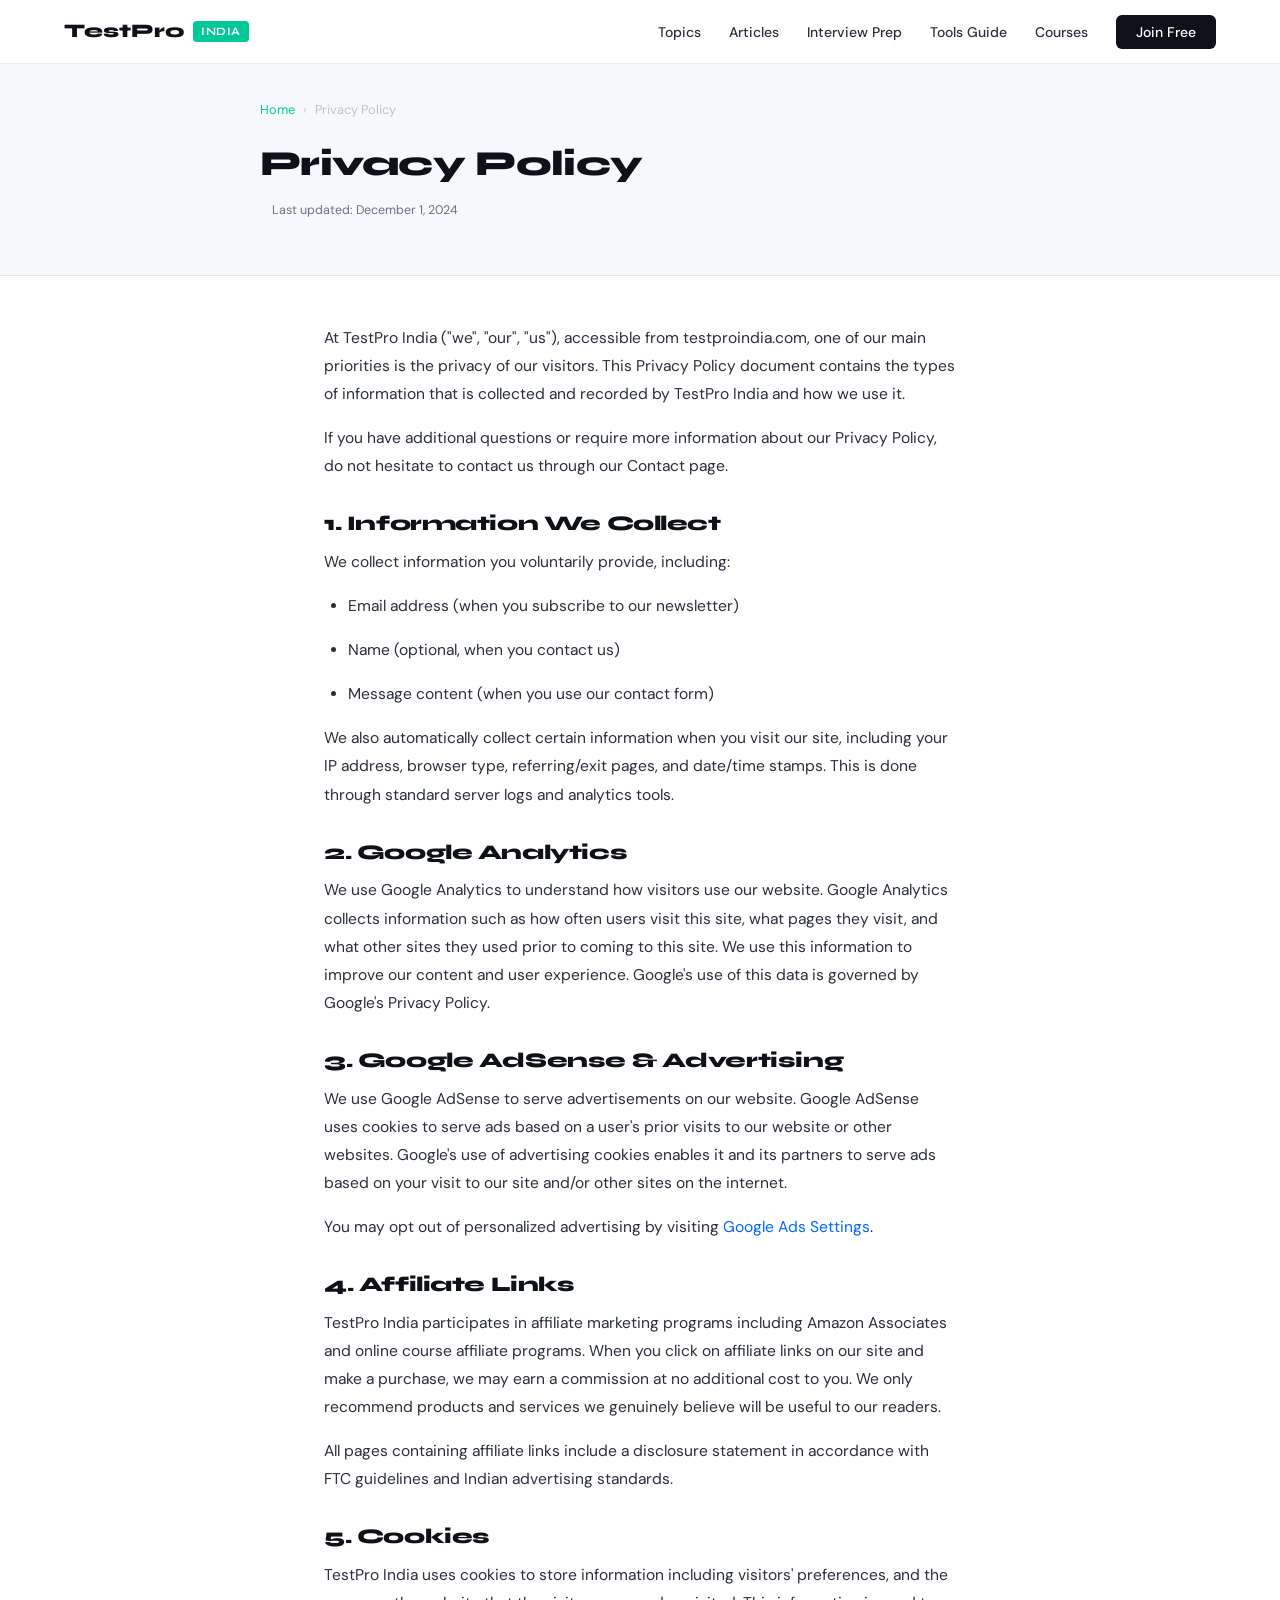
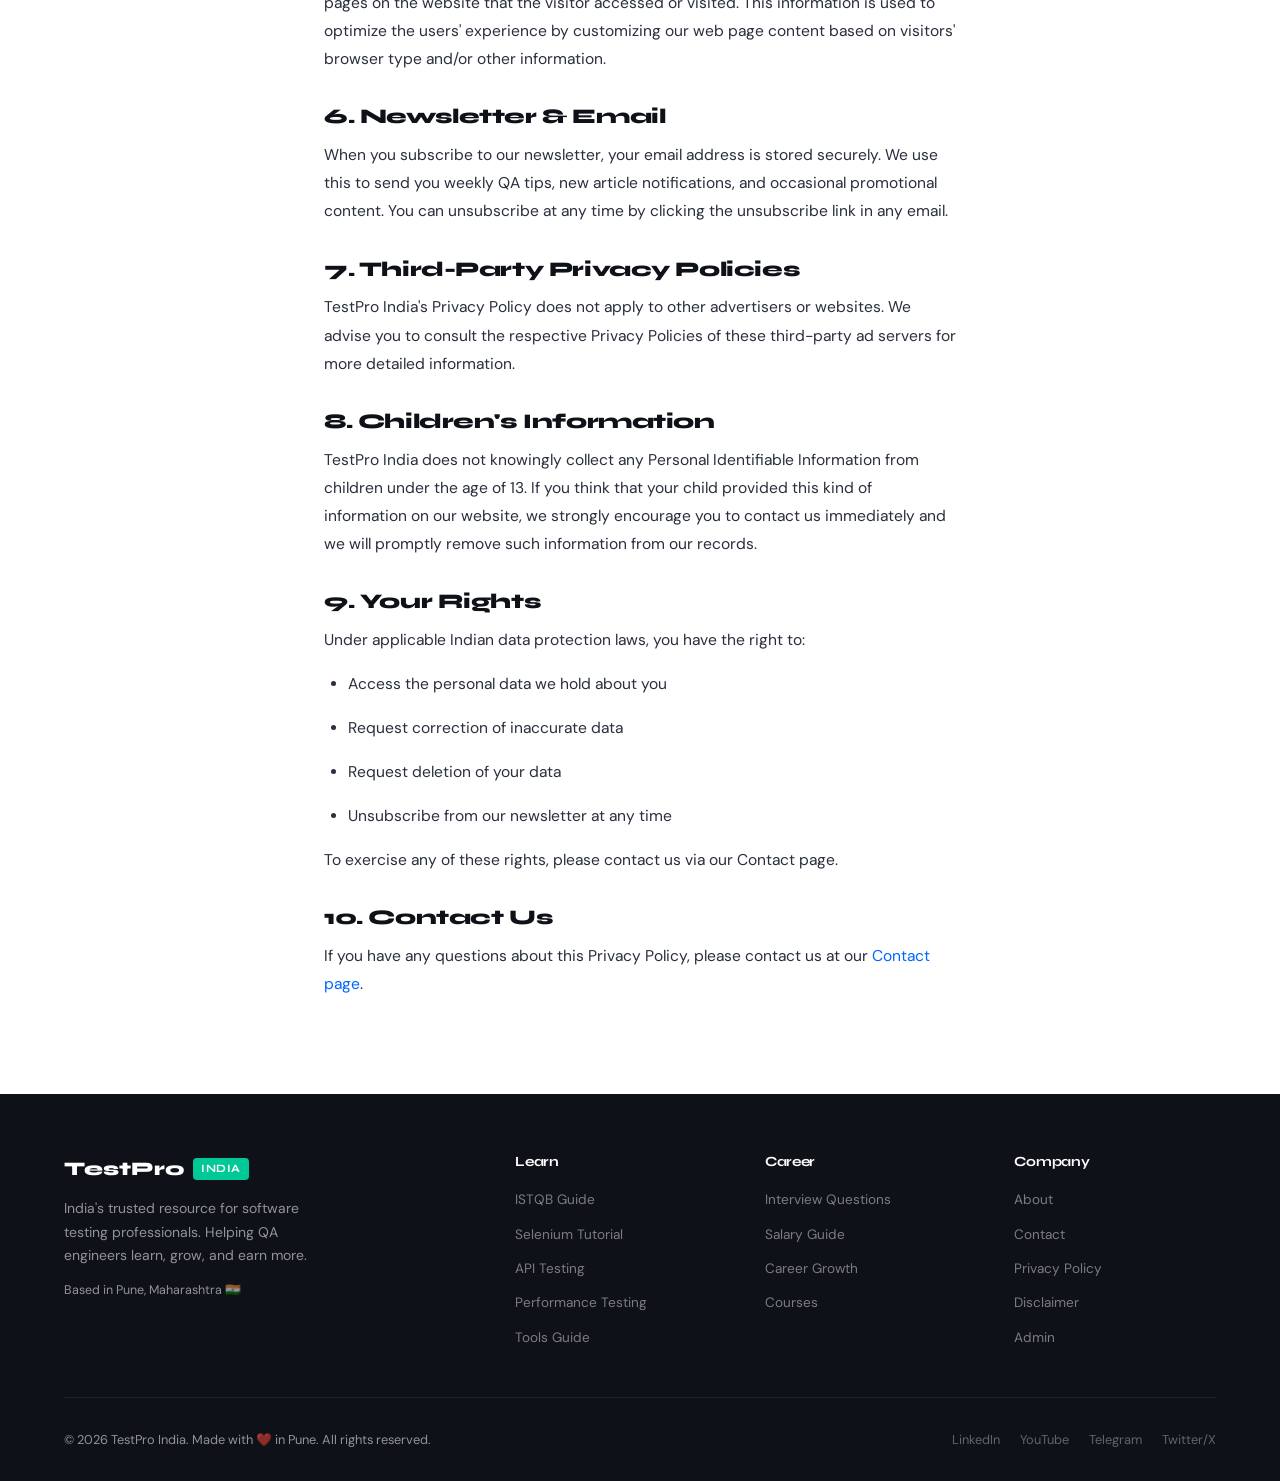
<file: testpro-production/testpro-final/privacy.html>
<!DOCTYPE html>
<html lang="en">
<head>
<meta charset="UTF-8"><meta name="viewport" content="width=device-width, initial-scale=1.0">
<title>Privacy Policy — TestPro India</title>
<meta name="description" content="Privacy Policy for TestPro India. How we collect, use, and protect your personal information.">
<link rel="stylesheet" href="shared.css">
<style>
  .page-hero { padding: 100px 5vw 50px; background: var(--surface); border-bottom: 1px solid var(--border); }
  .page-body { max-width: 760px; margin: 0 auto; padding: 3rem 5vw 5rem; }
  .page-body h2 { font-size: 1.3rem; margin: 2rem 0 .75rem; }
  .page-body p, .page-body li { font-size: .975rem; line-height: 1.8; margin-bottom: 1rem; color: var(--ink2); }
  .page-body ul { padding-left: 1.5rem; }
  .last-updated { display: inline-block; background: var(--surface); padding: 4px 12px; border-radius: 100px; font-size: .78rem; color: var(--muted); margin-top: .75rem; }
</style>
</head>
<body>
<div id="nav-placeholder"></div>
<div class="page-hero">
  <div style="max-width:760px;margin:0 auto">
    <div class="breadcrumb"><a href="index.html">Home</a><span>›</span><span>Privacy Policy</span></div>
    <h1 style="font-size:clamp(1.6rem,3vw,2.2rem)">Privacy Policy</h1>
    <div class="last-updated">Last updated: December 1, 2024</div>
  </div>
</div>
<div class="page-body">
  <p>At TestPro India ("we", "our", "us"), accessible from testproindia.com, one of our main priorities is the privacy of our visitors. This Privacy Policy document contains the types of information that is collected and recorded by TestPro India and how we use it.</p>
  <p>If you have additional questions or require more information about our Privacy Policy, do not hesitate to contact us through our Contact page.</p>

  <h2>1. Information We Collect</h2>
  <p>We collect information you voluntarily provide, including:</p>
  <ul>
    <li>Email address (when you subscribe to our newsletter)</li>
    <li>Name (optional, when you contact us)</li>
    <li>Message content (when you use our contact form)</li>
  </ul>
  <p>We also automatically collect certain information when you visit our site, including your IP address, browser type, referring/exit pages, and date/time stamps. This is done through standard server logs and analytics tools.</p>

  <h2>2. Google Analytics</h2>
  <p>We use Google Analytics to understand how visitors use our website. Google Analytics collects information such as how often users visit this site, what pages they visit, and what other sites they used prior to coming to this site. We use this information to improve our content and user experience. Google's use of this data is governed by Google's Privacy Policy.</p>

  <h2>3. Google AdSense & Advertising</h2>
  <p>We use Google AdSense to serve advertisements on our website. Google AdSense uses cookies to serve ads based on a user's prior visits to our website or other websites. Google's use of advertising cookies enables it and its partners to serve ads based on your visit to our site and/or other sites on the internet.</p>
  <p>You may opt out of personalized advertising by visiting <a href="https://www.google.com/settings/ads" style="color:var(--accent2)">Google Ads Settings</a>.</p>

  <h2>4. Affiliate Links</h2>
  <p>TestPro India participates in affiliate marketing programs including Amazon Associates and online course affiliate programs. When you click on affiliate links on our site and make a purchase, we may earn a commission at no additional cost to you. We only recommend products and services we genuinely believe will be useful to our readers.</p>
  <p>All pages containing affiliate links include a disclosure statement in accordance with FTC guidelines and Indian advertising standards.</p>

  <h2>5. Cookies</h2>
  <p>TestPro India uses cookies to store information including visitors' preferences, and the pages on the website that the visitor accessed or visited. This information is used to optimize the users' experience by customizing our web page content based on visitors' browser type and/or other information.</p>

  <h2>6. Newsletter & Email</h2>
  <p>When you subscribe to our newsletter, your email address is stored securely. We use this to send you weekly QA tips, new article notifications, and occasional promotional content. You can unsubscribe at any time by clicking the unsubscribe link in any email.</p>

  <h2>7. Third-Party Privacy Policies</h2>
  <p>TestPro India's Privacy Policy does not apply to other advertisers or websites. We advise you to consult the respective Privacy Policies of these third-party ad servers for more detailed information.</p>

  <h2>8. Children's Information</h2>
  <p>TestPro India does not knowingly collect any Personal Identifiable Information from children under the age of 13. If you think that your child provided this kind of information on our website, we strongly encourage you to contact us immediately and we will promptly remove such information from our records.</p>

  <h2>9. Your Rights</h2>
  <p>Under applicable Indian data protection laws, you have the right to:</p>
  <ul>
    <li>Access the personal data we hold about you</li>
    <li>Request correction of inaccurate data</li>
    <li>Request deletion of your data</li>
    <li>Unsubscribe from our newsletter at any time</li>
  </ul>
  <p>To exercise any of these rights, please contact us via our Contact page.</p>

  <h2>10. Contact Us</h2>
  <p>If you have any questions about this Privacy Policy, please contact us at our <a href="contact.html" style="color:var(--accent2)">Contact page</a>.</p>
</div>
<div id="footer-placeholder"></div>
<script src="shared.js"></script>
</body>
</html>
</file>
<file: testpro-production/testpro-final/shared.css>
@import url('https://fonts.googleapis.com/css2?family=Syne:wght@400;600;700;800&family=DM+Sans:ital,wght@0,300;0,400;0,500;1,300&display=swap');

:root {
  --ink: #0e1117; --ink2: #2a2f3d; --muted: #6b7280;
  --accent: #00c896; --accent2: #0066ff; --warn: #ff6b35;
  --surface: #f7f8fc; --card: #ffffff; --border: rgba(0,0,0,0.08);
  --font-display: 'Syne', sans-serif;
  --font-body: 'DM Sans', sans-serif;
  --max: 1200px;
}
*, *::before, *::after { box-sizing: border-box; margin: 0; padding: 0; }
html { scroll-behavior: smooth; }
body { font-family: var(--font-body); color: var(--ink); background: #fff; overflow-x: hidden; line-height: 1.6; }
img { max-width: 100%; display: block; }
a { color: inherit; text-decoration: none; }

/* NAV */
nav { position: fixed; top: 0; left: 0; right: 0; z-index: 100; display: flex; align-items: center; justify-content: space-between; padding: 0 5vw; height: 64px; background: rgba(255,255,255,0.95); backdrop-filter: blur(12px); border-bottom: 1px solid var(--border); transition: box-shadow .3s; }
nav.scrolled { box-shadow: 0 2px 20px rgba(0,0,0,.08); }
.nav-logo { font-family: var(--font-display); font-size: 1.2rem; font-weight: 800; color: var(--ink); display: flex; align-items: center; gap: 8px; }
.nav-logo .badge { background: var(--accent); color: #fff; padding: 2px 8px; border-radius: 4px; font-size: .7rem; font-weight: 700; letter-spacing: .05em; }
.nav-links { display: flex; align-items: center; gap: 1.75rem; list-style: none; }
.nav-links a { font-size: .875rem; font-weight: 500; color: var(--ink2); transition: color .2s; }
.nav-links a:hover { color: var(--accent); }
.nav-cta { background: var(--ink); color: #fff !important; padding: 8px 20px; border-radius: 6px; transition: background .2s, transform .15s !important; }
.nav-cta:hover { background: var(--accent) !important; transform: translateY(-1px); }
.hamburger { display: none; flex-direction: column; gap: 5px; cursor: pointer; padding: 4px; border: none; background: none; }
.hamburger span { display: block; width: 22px; height: 2px; background: var(--ink); border-radius: 2px; }
.mobile-menu { position: fixed; top: 64px; left: 0; right: 0; background: #fff; border-bottom: 1px solid var(--border); padding: 1.25rem 5vw; z-index: 99; display: none; flex-direction: column; gap: .75rem; box-shadow: 0 8px 24px rgba(0,0,0,.08); }
.mobile-menu.open { display: flex; }
.mobile-menu a { font-size: .95rem; font-weight: 500; color: var(--ink); padding: .4rem 0; border-bottom: 1px solid var(--border); }
.mobile-menu a:last-child { border: none; color: var(--accent); }

/* BUTTONS */
.btn { display: inline-flex; align-items: center; gap: 8px; padding: 12px 24px; border-radius: 8px; font-family: var(--font-body); font-size: .9rem; font-weight: 500; cursor: pointer; border: none; transition: all .15s; text-decoration: none; }
.btn-primary { background: var(--ink); color: #fff; }
.btn-primary:hover { background: var(--accent); transform: translateY(-2px); box-shadow: 0 8px 24px rgba(0,200,150,.25); }
.btn-outline { border: 1.5px solid var(--border); color: var(--ink); background: transparent; }
.btn-outline:hover { border-color: var(--ink); transform: translateY(-1px); }
.btn-accent { background: var(--accent); color: #fff; }
.btn-accent:hover { background: #00a878; transform: translateY(-1px); }

/* SECTIONS */
.section { padding: 80px 5vw; }
.section-inner { max-width: var(--max); margin: 0 auto; }
.section-tag { font-size: .72rem; font-weight: 700; letter-spacing: .14em; text-transform: uppercase; color: var(--accent); margin-bottom: .75rem; }
h1, h2, h3, h4 { font-family: var(--font-display); font-weight: 800; letter-spacing: -.02em; line-height: 1.15; }
h1 { font-size: clamp(2.2rem, 5vw, 3.6rem); }
h2 { font-size: clamp(1.7rem, 3vw, 2.6rem); }
h3 { font-size: 1.15rem; font-weight: 700; }
.lead { font-size: 1.05rem; color: var(--muted); line-height: 1.75; }

/* CARDS */
.card { background: var(--card); border: 1px solid var(--border); border-radius: 14px; overflow: hidden; transition: transform .2s, box-shadow .2s, border-color .2s; }
.card:hover { transform: translateY(-4px); box-shadow: 0 16px 40px rgba(0,0,0,.08); border-color: rgba(0,200,150,.3); }

/* TAG PILL */
.pill { display: inline-block; padding: 3px 12px; border-radius: 100px; font-size: .72rem; font-weight: 700; letter-spacing: .04em; }

/* FOOTER */
footer { background: var(--ink); color: rgba(255,255,255,.55); padding: 60px 5vw 30px; }
.footer-inner { max-width: var(--max); margin: 0 auto; }
.footer-grid { display: grid; grid-template-columns: 2fr 1fr 1fr 1fr; gap: 3rem; padding-bottom: 3rem; border-bottom: 1px solid rgba(255,255,255,.07); }
.footer-brand p { font-size: .875rem; line-height: 1.7; max-width: 260px; margin-top: .75rem; }
.footer-col h4 { color: #fff; font-family: var(--font-display); font-size: .875rem; font-weight: 700; margin-bottom: 1rem; }
.footer-col ul { list-style: none; display: flex; flex-direction: column; gap: .55rem; }
.footer-col a { color: rgba(255,255,255,.45); font-size: .85rem; transition: color .2s; }
.footer-col a:hover { color: var(--accent); }
.footer-bottom { display: flex; align-items: center; justify-content: space-between; padding-top: 2rem; font-size: .8rem; flex-wrap: wrap; gap: 1rem; }
.footer-bottom a { color: rgba(255,255,255,.35); transition: color .2s; }
.footer-bottom a:hover { color: var(--accent); }
.footer-socials { display: flex; gap: 1.25rem; }

/* AD SLOTS */
.ad-slot { background: var(--surface); border: 1px dashed var(--border); border-radius: 8px; display: flex; align-items: center; justify-content: center; text-align: center; color: var(--muted); font-size: .78rem; }
.ad-banner { width: 100%; height: 90px; margin: 2rem 0; }
.ad-square { width: 300px; height: 250px; }
.ad-slot p { line-height: 1.5; }
.ad-slot small { display: block; margin-top: 4px; font-size: .7rem; opacity: .6; }

/* REVEAL ANIMATION */
.reveal { opacity: 0; transform: translateY(28px); transition: opacity .6s ease, transform .6s ease; }
.reveal.visible { opacity: 1; transform: none; }

/* BREADCRUMB */
.breadcrumb { display: flex; align-items: center; gap: 8px; font-size: .8rem; color: var(--muted); margin-bottom: 1.5rem; }
.breadcrumb a { color: var(--accent); }
.breadcrumb span { opacity: .4; }

/* RESPONSIVE */
@media (max-width: 900px) { .footer-grid { grid-template-columns: 1fr 1fr; } .nav-links { display: none; } .hamburger { display: flex; } }
@media (max-width: 560px) { .footer-grid { grid-template-columns: 1fr; } .section { padding: 60px 5vw; } }
</file>
